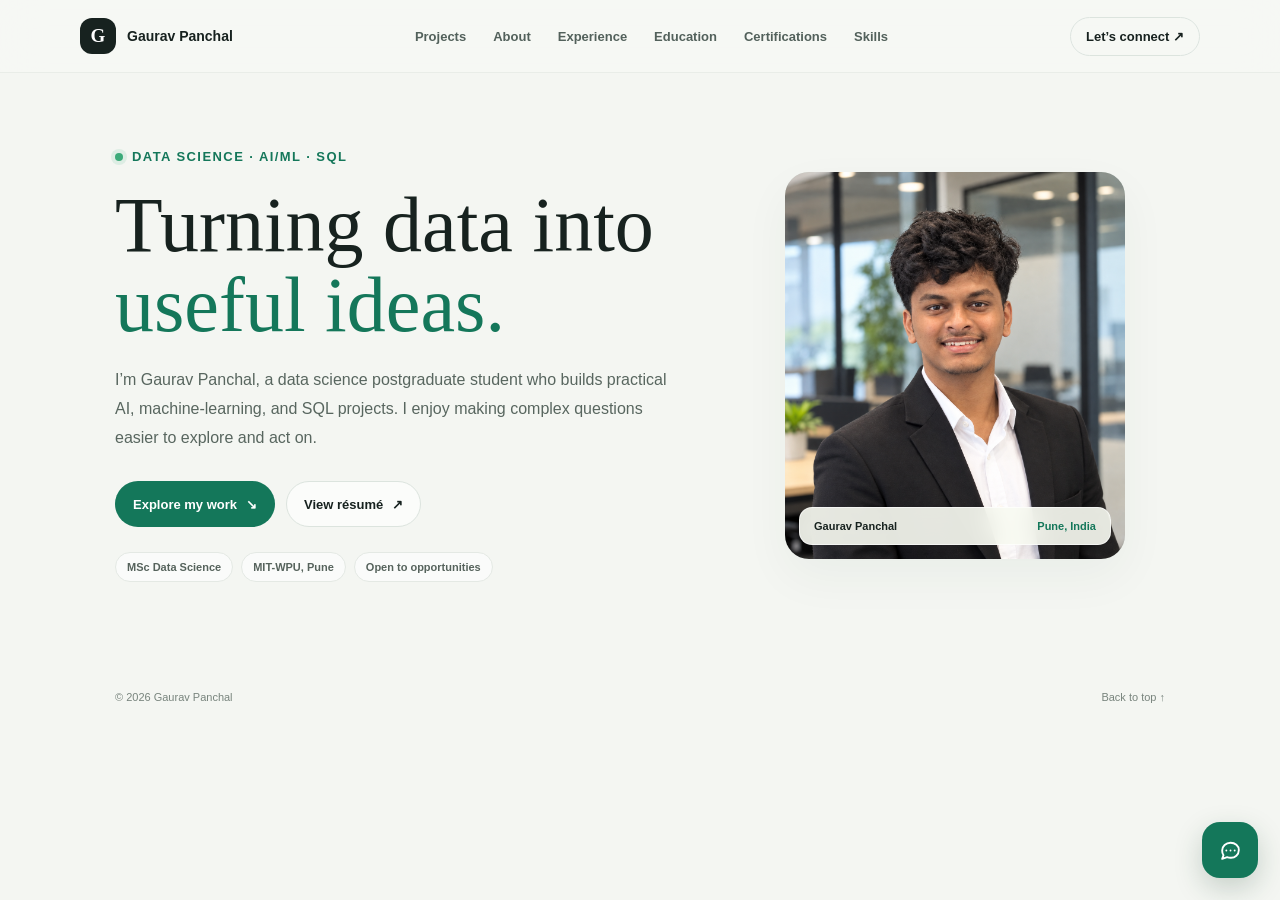
<file: index.html>
<!DOCTYPE html>
<html lang="en">
<head>
<meta charset="UTF-8">
<meta name="viewport" content="width=device-width,initial-scale=1">
<meta name="theme-color" content="#f4f6f2">
<meta name="description" content="Gaurav Panchal — Data Science postgraduate student building practical AI/ML, SQL, and analytics projects.">
<title>Gaurav Panchal | AI/ML &amp; Data Science Portfolio</title>
<style>
.skill-panel{transition:transform .2s,border-color .2s,box-shadow .2s}.skill-panel:hover,.skill-panel:focus-within{transform:translateY(-3px);border-color:#67e5c5;box-shadow:0 16px 38px #0004}.skill-panel .skill-icon{display:grid;place-items:center;width:38px;height:38px;margin-bottom:12px;border:1px solid #67e5c555;border-radius:11px;background:#67e5c514;color:#67e5c5;font-family:Georgia,serif;font-size:20px;font-weight:700}.skill-panel h3{line-height:1.35}
:root{--glass:rgba(16,22,40,.72);--glass2:rgba(27,33,53,.82);--line:rgba(255,255,255,.15);--text:#f6f7fb;--muted:#c2c8d6;--blue:#80baff;--mint:#67e5c5;--shadow:0 26px 90px #0008}
*{box-sizing:border-box}html,body{margin:0;width:100%;height:100%;font-family:-apple-system,BlinkMacSystemFont,"SF Pro Display","Segoe UI",sans-serif;color:var(--text);overflow:hidden;background:#10172b}button,a{font:inherit}button{color:inherit;cursor:pointer}a{color:inherit;text-decoration:none}
.desktop{position:relative;width:100vw;height:100dvh;overflow:hidden;background:linear-gradient(180deg,rgba(8,15,29,.58),rgba(8,15,29,.72)),url("ai.png") center/cover no-repeat}
.stars,.moon,.dune{display:none}
.stars{position:absolute;inset:0;opacity:.55;background-image:radial-gradient(2px 2px at 8% 18%,#fff 50%,transparent 70%),radial-gradient(1px 1px at 18% 35%,#fff 50%,transparent 70%),radial-gradient(1.5px 1.5px at 39% 12%,#fff 50%,transparent 70%),radial-gradient(1px 1px at 62% 21%,#fff 50%,transparent 70%),radial-gradient(2px 2px at 81% 15%,#fff 50%,transparent 70%),radial-gradient(1px 1px at 93% 33%,#fff 50%,transparent 70%),radial-gradient(1px 1px at 70% 43%,#fff 50%,transparent 70%)}
.moon{position:absolute;top:13%;right:18%;width:70px;height:70px;border-radius:50%;background:linear-gradient(145deg,#fff5df,#a8c4dd);box-shadow:0 0 55px #d2e6ff55;opacity:.72}
.dune{position:absolute;inset:auto -10% 0;height:52%;pointer-events:none}
.dune.one{background:linear-gradient(150deg,#283b59,#0b1428 75%);clip-path:polygon(0 38%,12% 50%,24% 43%,37% 12%,49% 0,59% 22%,69% 17%,79% 37%,100% 49%,100% 100%,0 100%)}
.dune.two{height:37%;background:linear-gradient(170deg,#243955,#101c31 68%);clip-path:polygon(0 20%,13% 42%,28% 48%,43% 25%,55% 33%,69% 12%,80% 26%,100% 18%,100% 100%,0 100%);opacity:.92}
.dune.three{height:21%;background:linear-gradient(180deg,#1b2c45,#0b1325);clip-path:polygon(0 15%,17% 30%,31% 19%,48% 40%,64% 14%,79% 32%,100% 18%,100% 100%,0 100%);opacity:.95}
.topbar{height:31px;position:absolute;z-index:20;top:0;left:0;right:0;display:flex;align-items:center;justify-content:space-between;padding:0 17px;background:rgba(12,17,31,.48);backdrop-filter:blur(24px);border-bottom:1px solid #ffffff0b;font-size:12px}
.top-left,.top-right{display:flex;align-items:center;gap:16px}.apple{font-size:17px;font-weight:700}.menuitem{opacity:.9}.file-menu-wrap{position:relative;display:flex;align-items:center}.file-menu-toggle{padding:4px 8px;border:0;border-radius:5px;background:transparent;color:inherit;cursor:pointer}.file-menu-toggle:hover,.file-menu-toggle[aria-expanded="true"],.file-menu-toggle:focus-visible{background:#ffffff20;outline:none}.file-menu{position:absolute;top:calc(100% + 5px);left:0;z-index:50;display:flex;flex-direction:column;gap:2px;min-width:240px;padding:8px;border:1px solid #ffffff20;border-radius:10px;background:rgba(29,27,75,.97);box-shadow:0 18px 40px #0008;backdrop-filter:blur(20px)}.file-menu[hidden]{display:none}.file-menu-item{width:100%;min-height:42px;padding:9px 12px;border:0;border-radius:6px;background:transparent;color:inherit;text-align:left;font-weight:600;cursor:pointer}.file-menu-item:hover,.file-menu-item:focus-visible{background:#ffffff18;outline:none}.status{display:flex;align-items:center;gap:11px}.status svg{width:14px;height:14px;display:block;stroke:currentColor;fill:none;stroke-width:1.7;stroke-linecap:round;stroke-linejoin:round}.status-network,.status-search{display:grid;place-items:center;width:30px;height:30px;margin:-5px;padding:0;border:0;border-radius:6px;background:transparent;color:inherit;cursor:pointer}.status-network:hover,.status-network[aria-expanded="true"],.status-network:focus-visible,.status-search:hover,.status-search[aria-expanded="true"],.status-search:focus-visible{background:#ffffff20;outline:none}.network-status-wrap,.search-status-wrap{position:relative;display:flex;align-items:center}.network-popover{position:absolute;top:calc(100% + 6px);right:-18px;z-index:60;width:240px;padding:14px 15px;border:1px solid #ffffff16;border-radius:11px;background:rgba(29,27,75,.98);box-shadow:0 18px 40px #0008;backdrop-filter:blur(20px);font-size:12px}.network-popover[hidden]{display:none}.network-heading{display:flex;align-items:center;justify-content:space-between;gap:12px}.network-heading strong{font-size:13px}.network-description,.network-note{margin:4px 0 0;color:#9897b6;font-weight:650}.network-divider{height:1px;margin:11px 0;background:#ffffff16}.network-signal{display:flex;align-items:flex-end;gap:2px;height:14px}.network-signal span{width:4px;border-radius:2px 2px 0 0;background:#56d6a0}.network-signal span:nth-child(1){height:5px}.network-signal span:nth-child(2){height:8px}.network-signal span:nth-child(3){height:11px}.network-signal span:nth-child(4){height:14px}.status-info{display:grid;place-items:center;width:20px;height:20px;margin:-3px;padding:0;border:0;border-radius:50%;background:transparent;color:inherit;transition:background .16s,color .16s}.status-info:hover,.status-info:focus-visible{background:#ffffff1c;color:#fff;outline:1px solid #ffffff2b}
.desktop-icons{position:absolute;top:60px;left:18px;bottom:115px;display:flex;flex-direction:column;flex-wrap:wrap;align-content:flex-start;gap:16px 18px;z-index:3}
.app-icon{width:80px;min-height:84px;display:flex;flex-direction:column;align-items:center;gap:6px;border:0;background:transparent;border-radius:13px;padding:5px 2px;text-shadow:0 2px 5px #000b;transition:background .18s,transform .18s}
.app-icon:hover,.app-icon:focus-visible{background:#ffffff1c;outline:1px solid #ffffff25;transform:translateY(-2px)}
.glyph{width:54px;height:54px;border:1px solid #ffffff3d;border-radius:17px;display:grid;place-items:center;background:linear-gradient(145deg,#ffffff30,#15223fbb);box-shadow:inset 0 1px 1px #ffffff33,0 7px 18px #0004;color:#9bd2ff}
.glyph svg{width:29px;height:29px;stroke:currentColor;fill:none;stroke-width:1.9;stroke-linecap:round;stroke-linejoin:round}
.app-icon:nth-child(2) .glyph{color:#6de8df}.app-icon:nth-child(3) .glyph{color:#71edc1}.app-icon:nth-child(4) .glyph{color:#d2d9e7}.app-icon:nth-child(5) .glyph{color:#ffaaa7}.app-icon:nth-child(6) .glyph{color:#e2b4ff}.app-icon:nth-child(7) .glyph{color:#dfb5ff}.app-icon:nth-child(8) .glyph{color:#ffe26c}.app-icon:nth-child(9) .glyph{color:#ffc17b}
.icon-label{font-size:11px;font-weight:650;text-align:center;line-height:1.2;max-width:80px}
.center-intro{position:absolute;left:50%;top:48%;transform:translate(-50%,-50%);text-align:center;width:min(700px,80vw);text-shadow:0 3px 22px #0008;transition:opacity .2s}
.center-intro .hello{font-size:clamp(15px,2vw,21px);color:#d7deeb;letter-spacing:.08em}
.center-intro h1{font-family:Georgia,"Times New Roman",serif;font-size:clamp(52px,8vw,92px);line-height:1;margin:8px 0 17px;letter-spacing:.09em;font-weight:700}
.center-intro .subtitle{font-size:clamp(10px,1.3vw,15px);font-weight:750;letter-spacing:.19em;color:#d2d9e7}
.center-intro .intro-cta{margin-top:25px;display:flex;justify-content:center;gap:10px;opacity:0;transition:opacity .25s}
.center-intro:hover .intro-cta{opacity:1}
.pill{border:1px solid #ffffff3b;background:#ffffff13;backdrop-filter:blur(14px);border-radius:999px;padding:9px 15px;font-size:12px;font-weight:650}
.window{position:absolute;z-index:8;left:50%;top:52%;transform:translate(-50%,-50%);width:min(920px,calc(100vw - 320px));height:min(650px,calc(100dvh - 170px));min-width:330px;min-height:300px;display:none;flex-direction:column;background:rgba(26,26,29,.91);border:1px solid #ffffff2a;border-radius:14px;box-shadow:var(--shadow);backdrop-filter:blur(30px);overflow:hidden}
.window.open{display:flex;animation:appear .2s ease-out}.window.maximized{width:calc(100vw - 40px);height:calc(100dvh - 100px);left:20px;top:45px;transform:none}
@keyframes appear{from{opacity:0;transform:translate(-50%,-48%) scale(.985)}to{opacity:1;transform:translate(-50%,-50%) scale(1)}}
.windowbar{height:40px;flex-shrink:0;background:rgba(37,37,53,.96);display:flex;align-items:center;padding:0 14px;gap:7px;border-bottom:1px solid #ffffff12;cursor:grab;user-select:none}
.windowbar:active{cursor:grabbing}.traffic{position:relative;width:12px;height:12px;border:0;border-radius:50%;padding:0}.traffic::before{position:absolute;inset:0;display:grid;place-items:center;color:#4b2524;font:700 10px/1 Arial,sans-serif;opacity:0;transition:opacity .12s;pointer-events:none}.windowbar:hover .traffic::before,.windowbar:focus-within .traffic::before{opacity:1}.close{background:#ff605c}.close::before{content:"×"}.minimize{background:#ffbd44}.minimize::before{content:"−"}.zoom{background:#00ca4e}.zoom::before{content:"⤢";font-size:9px}.windowtitle{position:absolute;left:50%;transform:translateX(-50%);font-size:12px;font-weight:650;color:#e2e3ec;white-space:nowrap}
.windowbody{overflow:auto;flex:1;padding:24px}.windowbody::-webkit-scrollbar{width:9px}.windowbody::-webkit-scrollbar-thumb{background:#ffffff24;border-radius:8px;border:2px solid transparent;background-clip:padding-box}
.window-heading{margin:0 0 6px;font-size:clamp(23px,3vw,32px);letter-spacing:-.03em}.window-sub{color:#b8bac6;margin:0 0 22px;font-size:14px}
.project-grid{display:grid;grid-template-columns:repeat(3,minmax(0,1fr));gap:16px}
.project-card{background:#2a2a2c;border:1px solid #ffffff16;border-radius:17px;overflow:hidden;display:flex;flex-direction:column;min-height:310px}
.project-art{height:150px;display:grid;place-items:center;position:relative;background:radial-gradient(circle at 50% 0%,#354c8d,#211735 80%);color:#ffffff49;font-size:42px;font-weight:850;letter-spacing:.1em}
.project-art.ai{background:radial-gradient(circle at 45% 20%,#426b8e,#171b38 78%)}.project-art.sql{background:radial-gradient(circle at 45% 20%,#277a78,#171d35 78%)}.project-art .category{position:absolute;bottom:12px;left:12px;background:#090a12dc;color:#f5f5f5;font-size:11px;padding:5px 8px;border-radius:4px;letter-spacing:0;font-weight:500}
.project-content{padding:16px;display:flex;flex-direction:column;flex:1}.project-content h3{font-size:17px;line-height:1.35;margin:0 0 8px}.project-content p{font-size:13px;line-height:1.5;color:#b9b9bd;margin:0 0 13px}.tags{display:flex;flex-wrap:wrap;gap:6px;margin-top:auto;padding-top:8px}.tag{font-size:10px;color:#dedee2;background:#454548;border-radius:99px;padding:4px 8px}.card-link{margin-top:13px;font-size:12px;color:#a8ceff;font-weight:700}
.profile-layout{display:grid;grid-template-columns:150px 1fr;gap:24px;align-items:start}.avatar{width:128px;height:128px;border:0;padding:0;border-radius:35px;background:linear-gradient(135deg,#8ac3ff,#7fe6c7);color:#101827;display:grid;place-items:center;font-size:44px;font-weight:850;box-shadow:0 12px 35px #0004;overflow:hidden;cursor:zoom-in;transition:transform .2s,box-shadow .2s}.avatar:hover,.avatar:focus-visible{transform:translateY(-3px) scale(1.04);box-shadow:0 16px 38px #0008,0 0 0 2px #80baff88;outline:none}.avatar img{width:100%;height:100%;object-fit:cover;display:block}.profile-layout p,.richtext{color:#c6c8d2;font-size:14px}.chips{display:flex;flex-wrap:wrap;gap:8px;margin-top:14px}.chip{border:1px solid #ffffff20;background:#ffffff0a;padding:7px 10px;border-radius:9px;font-size:12px}
.info-grid{display:grid;grid-template-columns:repeat(2,minmax(0,1fr));gap:13px}.info-card{padding:18px;border-radius:14px;background:#ffffff0a;border:1px solid #ffffff14}.info-card h3{margin:0 0 6px;font-size:16px}.info-card p{color:#bfc2ce;font-size:13px;margin:0}.eyebrow{font-size:11px;color:#83d9d0;text-transform:uppercase;letter-spacing:.13em;font-weight:800;margin-bottom:9px}
.terminal{font-family:ui-monospace,SFMono-Regular,Consolas,monospace;background:#101114;border-radius:10px;padding:18px;min-height:320px;color:#d5f4df;font-size:13px;line-height:1.9}.prompt{color:#7fe5bd}.terminal input{background:transparent;border:0;outline:0;color:#fff;font:inherit;width:65%}
.chatbox{display:flex;flex-direction:column;height:100%;min-height:320px}.chatlog{flex:1;overflow:auto;display:flex;flex-direction:column;gap:12px;padding-bottom:15px}.bubble{max-width:85%;padding:12px 14px;border-radius:15px;font-size:13px;line-height:1.5;background:#33333a;color:#e8e8ef;align-self:flex-start}.bubble.user{align-self:flex-end;background:#1f5b9b}.chatform{display:flex;gap:8px;border-top:1px solid #ffffff19;padding-top:14px}.chatform input{flex:1;min-width:0;border:1px solid #ffffff20;border-radius:12px;background:#ffffff0c;color:#fff;padding:12px;outline:none}.chatform button{border:0;border-radius:12px;padding:0 17px;background:#c3ddff;color:#12213a;font-weight:800}
.file-row{display:flex;align-items:center;gap:14px;padding:16px;border:1px solid #ffffff18;background:#ffffff08;border-radius:14px;margin:12px 0}.file-emoji{font-size:28px}.file-row p{margin:4px 0 0;color:#bfc2ce;font-size:12px}.softbutton{display:inline-flex;border:1px solid #ffffff28;background:#ffffff0c;padding:10px 13px;border-radius:10px;font-size:12px;font-weight:700;margin-top:8px}
.dock-wrap{position:absolute;z-index:15;bottom:18px;left:50%;transform:translateX(-50%);max-width:calc(100vw - 22px)}
.dock{display:flex;align-items:flex-end;justify-content:center;gap:7px;padding:8px 10px 9px;border:1px solid #ffffff27;background:rgba(22,26,46,.65);backdrop-filter:blur(28px);border-radius:22px;box-shadow:0 12px 45px #0005}
.dock .dockbtn{position:relative;width:48px;height:48px;border-radius:15px;display:grid;place-items:center;border:1px solid #ffffff36;background:linear-gradient(145deg,#ffffff2b,#10192ebf);box-shadow:inset 0 1px 1px #ffffff2b;transition:transform .18s; padding:0}
.dock .dockbtn:hover{transform:translateY(-9px) scale(1.1)}.dock .dockbtn svg{width:25px;height:25px;fill:none;stroke:currentColor;stroke-width:1.9;stroke-linecap:round;stroke-linejoin:round}
.dockbtn:nth-child(1){color:#a8d4ff}.dockbtn:nth-child(2){color:#d8b4ff}.dockbtn:nth-child(3){color:#70edc0}.dockbtn:nth-child(4){color:#ffbf90}.dockbtn:nth-child(5){color:#8bc9ff}.dockbtn:nth-child(6){color:#ffe16b}.dockbtn:nth-child(7){color:#e1b9ff}.dockbtn:nth-child(8){color:#77e9df}.dockbtn:nth-child(9){color:#ffaaa7}.dockbtn:nth-child(10){color:#d6deef}.dockbtn.ask{width:105px;display:flex;gap:6px;font-size:11px;font-weight:750;color:#e8d8ff}
.dockbtn.active:after{content:"";position:absolute;bottom:-5px;left:50%;transform:translateX(-50%);width:4px;height:4px;border-radius:50%;background:#fff}
.toast{position:absolute;z-index:30;bottom:95px;left:50%;transform:translateX(-50%);padding:10px 16px;border-radius:12px;background:#111827dd;border:1px solid #ffffff20;font-size:12px;display:none}
@media(max-width:900px){.desktop-icons{top:55px;left:8px;bottom:auto;right:8px;flex-direction:row;flex-wrap:nowrap;overflow-x:auto;gap:6px;padding-bottom:8px}.app-icon{flex:0 0 66px;width:66px;min-height:67px}.glyph{width:43px;height:43px;border-radius:14px}.glyph svg{width:23px;height:23px}.icon-label{font-size:9px}.center-intro{top:42%;width:95vw}.window{width:calc(100vw - 22px);height:calc(100dvh - 190px);top:53%;min-width:0}.window.maximized{width:calc(100vw - 14px);left:7px;height:calc(100dvh - 120px)}.project-grid{grid-template-columns:repeat(2,minmax(0,1fr))}.project-art{height:120px}.dock{gap:4px;padding:7px}.dock .dockbtn{width:39px;height:42px;border-radius:13px}.dock .dockbtn svg{width:21px;height:21px}.dock .dockbtn.ask{width:74px;font-size:9px}.dock-wrap{bottom:9px}.windowbody{padding:17px}}
@media(max-width:540px){.topbar{padding:0 9px}.top-left,.top-right{gap:9px}.hide-mobile{display:none}.center-intro{top:39%}.center-intro h1{font-size:49px}.center-intro .subtitle{letter-spacing:.1em}.project-grid{grid-template-columns:1fr}.project-card{min-height:0}.project-art{height:105px}.profile-layout{grid-template-columns:1fr}.avatar{width:82px;height:82px;border-radius:24px;font-size:30px}.info-grid{grid-template-columns:1fr}.dock .dockbtn{width:34px;height:38px}.dock .dockbtn:nth-child(4),.dock .dockbtn:nth-child(5){display:none}.dock .dockbtn.ask{width:65px}.window{height:calc(100dvh - 175px)}.windowbody{padding:14px}.windowtitle{font-size:11px}}

.project-open{cursor:pointer;transition:transform .18s,border-color .18s}.project-open:hover,.project-open:focus-visible{transform:translateY(-3px);border-color:#80baff88;outline:none}.project-open:focus-visible{box-shadow:0 0 0 2px #80baff66}.project-detail-backdrop{position:fixed;inset:0;z-index:100;display:none;align-items:center;justify-content:center;padding:22px;background:#050914b8;backdrop-filter:blur(12px)}.project-detail-backdrop.visible{display:flex}.project-detail{width:min(690px,100%);max-height:min(82dvh,760px);overflow:auto;padding:26px;border-radius:20px;background:#222225;border:1px solid #ffffff24;box-shadow:0 28px 100px #000a}.detail-top{display:flex;align-items:center;justify-content:space-between}.detail-close{width:34px;height:34px;border:1px solid #ffffff22;border-radius:50%;background:#ffffff0d;font-size:24px;line-height:1}.project-detail h2{font-size:clamp(24px,4vw,34px);margin:10px 0}.project-detail h3{font-size:16px;margin:23px 0 10px}.detail-summary{font-size:15px;line-height:1.75;color:#d0d1d8;margin:0}.detail-tags{display:flex;flex-wrap:wrap;gap:8px}.detail-tag{padding:8px 11px;border:1px solid #80baff35;background:#253044;color:#a9d0ff;border-radius:9px;font-size:13px}.project-detail ul{padding-left:20px;margin:0;color:#c9cad2;line-height:1.8;font-size:14px}.detail-note{font-size:12px;line-height:1.5;color:#9699a5;border-top:1px solid #ffffff17;padding-top:14px;margin:20px 0 0}@media(max-width:540px){.project-detail{padding:20px}.project-detail-backdrop{padding:12px}}

</style>
<style>
.finder-layout{display:grid;grid-template-columns:196px minmax(0,1fr);flex:1;min-height:0;overflow:hidden;background:#1d1d21}
.finder-sidebar{overflow:auto;padding:18px 10px;background:#111116;border-right:1px solid #ffffff12}
.finder-label{padding:0 9px 12px;color:#8d8d98;font-size:11px;font-weight:800}
.finder-nav{display:flex;flex-direction:column;gap:3px}
.finder-nav-item{display:flex;align-items:center;gap:11px;width:100%;min-height:38px;padding:7px 9px;border:0;border-radius:7px;background:transparent;color:#d4d4db;text-align:left;font-size:13px;font-weight:650;cursor:pointer}
.finder-nav-item svg{width:17px;height:17px;flex:none;fill:none;stroke:#63a9ff;stroke-width:1.8;stroke-linecap:round;stroke-linejoin:round}
.finder-nav-item:hover,.finder-nav-item:focus-visible{background:#ffffff10;outline:none}
.finder-main{display:flex;flex-direction:column;min-width:0;overflow:auto}
.finder-toolbar{display:flex;align-items:center;gap:18px;min-height:46px;padding:0 18px;border-bottom:1px solid #ffffff12;background:#19191d}
.finder-history{display:flex;align-items:center;gap:7px}
.finder-history button{width:24px;height:28px;padding:0;border:0;background:transparent;color:#a3a3ac;font-size:23px;line-height:1}
.finder-history button:disabled{opacity:.35}
.finder-home{margin-left:2px;font-size:14px;font-weight:750}
.finder-content{display:flex;flex-direction:column;align-items:flex-start;min-height:0;padding:22px 18px}
.finder-grid{display:grid;grid-template-columns:repeat(auto-fill,minmax(78px,1fr));gap:19px 10px;width:100%;align-content:start}
.finder-app{display:flex;flex-direction:column;align-items:center;gap:8px;min-width:0;padding:4px 2px;border:0;border-radius:8px;background:transparent;color:#e4e4e9;text-align:center;font-size:12px;font-weight:650;line-height:1.2;cursor:pointer}
.finder-icon{display:grid;place-items:center;width:68px;height:68px;border-radius:11px;background:linear-gradient(145deg,#4d98ff,#2868e9);color:#f7fbff;box-shadow:inset 0 1px 1px #ffffff48,0 6px 14px #0003;transition:transform .16s,filter .16s}
.finder-icon svg{width:31px;height:31px;fill:none;stroke:currentColor;stroke-width:1.8;stroke-linecap:round;stroke-linejoin:round}
.finder-app:hover .finder-icon,.finder-app:focus-visible .finder-icon{transform:translateY(-2px);filter:brightness(1.12)}
.finder-app:focus-visible{outline:2px solid #80baff;outline-offset:2px}
.finder-folder{display:flex;align-items:center;gap:9px;margin:30px 0 0 4px;padding:5px;border:0;background:transparent;color:#d8d8df;font-size:13px;font-weight:650;cursor:pointer}
.finder-folder svg{width:19px;height:19px;fill:none;stroke:#b5b5bf;stroke-width:1.7;stroke-linecap:round;stroke-linejoin:round}
.finder-folder:hover,.finder-folder:focus-visible{color:#fff;outline:1px solid #ffffff32;border-radius:5px}
.search-overlay{position:fixed;inset:0;z-index:100;display:flex;justify-content:center;align-items:flex-start;padding:clamp(78px,14vh,130px) 18px 20px;background:#080c19a8;backdrop-filter:blur(8px)}
.search-overlay[hidden]{display:none}
.search-panel{width:min(750px,100%);overflow:hidden;border:1px solid #ffffff22;border-radius:15px;background:rgba(29,29,52,.96);box-shadow:0 24px 70px #0008;animation:appear .18s ease-out}
.search-entry{display:flex;align-items:center;gap:14px;height:66px;padding:0 20px;border-bottom:1px solid #ffffff16;color:#aaaebe}
.search-entry svg{width:22px;height:22px;flex:none;fill:none;stroke:currentColor;stroke-width:2;stroke-linecap:round;stroke-linejoin:round}
.search-entry input{width:100%;min-width:0;border:0;outline:0;background:transparent;color:#f5f6fa;font:inherit;font-size:20px}
.search-entry input::placeholder{color:#777987}
.search-results{min-height:105px;max-height:min(55vh,420px);overflow:auto;padding:16px}
.search-empty{display:grid;min-height:72px;place-items:center;margin:0;color:#777987;text-align:center;font-size:14px}
.search-result{display:flex;align-items:center;justify-content:space-between;gap:16px;width:100%;padding:11px 12px;border:0;border-radius:8px;background:transparent;color:#f0f0f4;text-align:left;cursor:pointer}
.search-result:hover,.search-result:focus-visible{background:#ffffff12;outline:none}
.search-result-copy{display:flex;flex-direction:column;gap:3px}.search-result-copy small{color:#999baa;font-size:11px}.search-result-hint{color:#9bbfff;font-size:11px;white-space:nowrap}
.search-result[aria-selected="true"]{background:#ffffff16}
.search-sr-only{position:absolute;width:1px;height:1px;padding:0;margin:-1px;overflow:hidden;clip:rect(0,0,0,0);white-space:nowrap;border:0}
.search-count{margin:2px 12px 9px;color:#9092a3;font-size:11px}
.search-empty-error{display:grid;min-height:72px;place-items:center;margin:0;color:#a4a5b0;text-align:center;font-size:13px}
.resume-page{display:flex;flex-direction:column;gap:12px;min-height:0;overflow:hidden}
.resume-toolbar{display:flex;align-items:center;justify-content:space-between;gap:12px;flex-wrap:wrap}
.resume-actions{display:flex;align-items:center;gap:8px;flex-wrap:wrap}
.resume-actions .softbutton{margin:0}
.resume-page .file-row{max-width:620px;margin:0}
.resume-preview{display:block;flex:1;width:100%;min-height:220px;border:1px solid #ffffff28;border-radius:8px;background:#fff}
.resume-preview[hidden]{display:none}
.skills-grid{display:grid;grid-template-columns:repeat(2,minmax(0,1fr));gap:14px;align-items:start}
.skill-card{min-width:0;padding:20px;border:1px solid #ffffff1c;border-radius:12px;background:#111722a8;box-shadow:inset 0 1px #ffffff0a}
.skill-card-heading{display:flex;align-items:center;justify-content:space-between;gap:14px;padding-bottom:13px;border-bottom:1px solid #ffffff17}
.skill-role-label{margin:0 0 5px;color:#83d9d0;font-size:10px;font-weight:800;text-transform:uppercase}
.skill-card-heading h3{margin:0;font-size:19px;line-height:1.25}
.skill-index{color:#9299a9;font:12px ui-monospace,SFMono-Regular,Consolas,monospace}
.skill-summary{margin:13px 0 18px;color:#bfc5d1;font-size:13px;line-height:1.55}
.skill-group+.skill-group{margin-top:16px}
.skill-group h4{margin:0 0 8px;color:#d6d9e1;font-size:12px}
.skill-group .chips{margin:0;gap:7px}
.skill-group .chip{padding:6px 9px;color:#dce2ed;background:#ffffff08;border-radius:7px;font-size:11px}
@media(max-width:540px){.skills-grid{grid-template-columns:1fr}.skill-card{padding:17px}}
.education-heading{margin-top:24px}
.education-list{display:flex;flex-direction:column;gap:16px}
.education-card{padding:22px 24px;border:1px solid #ffffff1b;border-radius:16px;background:#ffffff0d;box-shadow:inset 0 1px #ffffff08}
.education-card-heading{display:flex;align-items:flex-start;justify-content:space-between;gap:18px}
.education-card-heading h3{min-width:0;margin:0;color:#f0f0f4;font-size:20px;line-height:1.3}
.education-date{flex:none;padding:8px 13px;border-radius:999px;background:#ffffff17;color:#e5e5eb;font-size:13px;font-weight:700;white-space:nowrap}
.education-program{margin:12px 0 0;color:#d4d4dd;font-size:16px;font-weight:650}
.education-location{margin:8px 0 17px;color:#afb1bd;font-size:14px}
.education-grade{display:inline-flex;padding:7px 12px;border:1px solid #4b98ff52;border-radius:8px;background:#357fe633;color:#9bc8ff;font-size:14px;font-weight:750}
@media(max-width:540px){.education-card{padding:16px}.education-card-heading{flex-wrap:wrap;gap:9px}.education-card-heading h3{font-size:17px}.education-date{margin-left:auto}}
@media(max-width:900px){.desktop-icons{scrollbar-width:none;-ms-overflow-style:none}.desktop-icons::-webkit-scrollbar{display:none}}
@media(max-width:900px){.finder-layout{grid-template-columns:160px minmax(0,1fr)}}
@media(max-width:540px){.finder-layout{grid-template-columns:116px minmax(0,1fr)}.finder-sidebar{padding:13px 5px}.finder-nav-item{gap:6px;padding:7px 5px;font-size:10px}.finder-nav-item svg{width:15px;height:15px}.finder-toolbar{padding:0 9px}.finder-content{padding:15px 7px}.finder-grid{grid-template-columns:repeat(auto-fill,minmax(60px,1fr));gap:12px 4px}.finder-icon{width:50px;height:50px}.finder-icon svg{width:25px;height:25px}.finder-app{font-size:10px}.finder-folder{font-size:11px}}
.portrait-lightbox{position:fixed;inset:0;z-index:110;display:none;align-items:center;justify-content:center;padding:24px;background:#050914e8;backdrop-filter:blur(14px)}
.portrait-lightbox.visible{display:flex;animation:portraitFade .2s ease-out}
.portrait-view{position:relative;display:grid;place-items:center;max-width:100%;max-height:100%}
.portrait-view img{display:block;width:auto;height:auto;max-width:min(90vw,760px);max-height:86dvh;object-fit:contain;border-radius:16px;box-shadow:0 28px 100px #000b;animation:portraitZoom .24s cubic-bezier(.2,.8,.2,1) both}
.portrait-close{position:absolute;top:12px;right:12px;z-index:1;width:38px;height:38px;border:1px solid #ffffff44;border-radius:50%;background:#101522b8;color:#fff;font-size:25px;line-height:1;cursor:pointer;transition:background .16s,transform .16s}
.portrait-close:hover,.portrait-close:focus-visible{background:#ffffff2b;transform:scale(1.06);outline:2px solid #80baff}
@keyframes portraitFade{from{opacity:0}to{opacity:1}}
@keyframes portraitZoom{from{opacity:0;transform:scale(.94)}to{opacity:1;transform:scale(1)}}
.desktop.is-ready .topbar{animation:topbarReveal .38s ease-out backwards}
.desktop.is-ready .center-intro{animation:heroReveal .72s cubic-bezier(.2,.75,.25,1) .05s backwards}
.desktop.is-ready .desktop-icons .app-icon{animation:iconReveal .42s cubic-bezier(.2,.7,.25,1) backwards}
.desktop.is-ready .desktop-icons .app-icon:nth-child(1){animation-delay:.04s}
.desktop.is-ready .desktop-icons .app-icon:nth-child(2){animation-delay:.09s}
.desktop.is-ready .desktop-icons .app-icon:nth-child(3){animation-delay:.14s}
.desktop.is-ready .desktop-icons .app-icon:nth-child(4){animation-delay:.19s}
.desktop.is-ready .desktop-icons .app-icon:nth-child(5){animation-delay:.24s}
.desktop.is-ready .desktop-icons .app-icon:nth-child(6){animation-delay:.29s}
.desktop.is-ready .desktop-icons .app-icon:nth-child(7){animation-delay:.34s}
.desktop.is-ready .desktop-icons .app-icon:nth-child(8){animation-delay:.39s}
.desktop.is-ready .desktop-icons .app-icon:nth-child(9){animation-delay:.44s}
.desktop.is-ready .desktop-icons .app-icon:nth-child(10){animation-delay:.49s}
.desktop.is-ready .dock-wrap{animation:dockReveal .5s cubic-bezier(.2,.75,.25,1) .14s backwards}
@keyframes topbarReveal{from{opacity:0;transform:translateY(-5px)}to{opacity:1;transform:translateY(0)}}
@keyframes heroReveal{from{opacity:0;transform:translate(-50%,calc(-50% + 14px))}to{opacity:1;transform:translate(-50%,-50%)}}
@keyframes iconReveal{from{opacity:0;transform:translateY(9px) scale(.96)}to{opacity:1;transform:translateY(0) scale(1)}}
@keyframes dockReveal{from{opacity:0;transform:translate(-50%,14px)}to{opacity:1;transform:translate(-50%,0)}}
.startup-screen{position:fixed;inset:0;z-index:200;display:grid;place-items:center;background:#030303;color:#f5f6f8;opacity:1;visibility:visible;transition:opacity .38s ease,visibility .38s ease}
.startup-screen.is-hidden{opacity:0;visibility:hidden;pointer-events:none}
.startup-content{display:flex;flex-direction:column;align-items:center;text-align:center}
.startup-title{margin:0;padding-left:.22em;font-size:44px;font-weight:800;line-height:1;letter-spacing:.22em}
.startup-status{margin:29px 0 16px;color:#95badb;font:12px/1.4 ui-monospace,SFMono-Regular,Consolas,monospace}
.startup-track{width:154px;height:3px;overflow:hidden;background:#202b39;border-radius:3px}
.startup-progress{width:100%;height:100%;background:#f5f6f8;transform:scaleX(0);transform-origin:left center;animation:startupLoad 1.15s cubic-bezier(.5,0,.2,1) forwards}
@keyframes startupLoad{to{transform:scaleX(1)}}
@media(prefers-reduced-motion:reduce){.startup-screen{transition:none}.startup-progress{animation:none;transform:scaleX(1)}}
@media(prefers-reduced-motion:reduce){.desktop.is-ready .topbar,.desktop.is-ready .center-intro,.desktop.is-ready .desktop-icons .app-icon,.desktop.is-ready .dock-wrap{animation:none}}
@media(prefers-reduced-motion:reduce){.avatar,.portrait-close{transition:none}.portrait-lightbox.visible,.portrait-view img{animation:none}}
</style>
<style>#startupScreen{display:none!important}.desktop{display:contents!important}.desktop>:not(.portfolio-page){display:none!important}</style>
</head>
<style>
:root{--page:#f4f6f2;--paper:#fff;--ink:#17221f;--muted:#66736e;--line:#e5eae5;--green:#14775a;--green-soft:#e0f1e9;--lime:#d9f178;--blue:#e5effb;--coral:#fae8df;--shadow:0 18px 48px #1c38200c;--radius:18px}
html{scroll-behavior:smooth;scroll-padding-top:88px}body{height:auto;min-height:100%;overflow-x:hidden;overflow-y:auto;background:var(--page);color:var(--ink);font-family:-apple-system,BlinkMacSystemFont,"SF Pro Text","Segoe UI",sans-serif;-webkit-font-smoothing:antialiased}#startupScreen,.desktop{display:none!important}a{color:inherit}.portfolio-page{min-height:100vh;padding-bottom:36px}.site-header{position:sticky;top:0;z-index:30;border-bottom:1px solid #e5eae5cc;background:#f7f8f5e8;backdrop-filter:blur(20px)}.header-inner{width:min(1120px,calc(100% - 48px));height:72px;margin:auto;display:flex;align-items:center;justify-content:space-between;gap:24px}.brand{display:flex;align-items:center;gap:11px;text-decoration:none;font-size:14px;font-weight:750;letter-spacing:0}.brand-mark{display:grid;place-items:center;width:36px;height:36px;border-radius:12px;background:var(--ink);color:white;font-family:Georgia,serif;font-size:19px}.header-nav{display:flex;align-items:center;gap:27px}.header-nav a,.header-contact{color:#52615b;text-decoration:none;font-size:13px;font-weight:650;transition:color .16s}.header-nav a:hover,.header-contact:hover{color:var(--green)}.header-contact{padding:11px 15px;border:1px solid #dce4de;border-radius:999px;color:var(--ink)}.site-main{width:min(1050px,calc(100% - 48px));margin:0 auto}.hero{display:grid;grid-template-columns:minmax(0,1.2fr) minmax(280px,.8fr);align-items:center;gap:62px;padding:76px 0 84px}.eyebrow{display:flex;align-items:center;gap:9px;margin:0 0 21px;color:var(--green);font-size:11px;font-weight:800;text-transform:uppercase;letter-spacing:.11em}.availability{width:8px;height:8px;border-radius:50%;background:#3caa79;box-shadow:0 0 0 4px #3caa791f}.hero h1{max-width:650px;margin:0;font-family:Georgia,"Times New Roman",serif;font-size:clamp(48px,6.4vw,78px);font-weight:500;line-height:1.02;letter-spacing:0}.hero h1 span{color:var(--green)}.hero-copy{max-width:560px;margin:22px 0 0;color:#58665f;font-size:16px;line-height:1.8}.hero-actions{display:flex;align-items:center;flex-wrap:wrap;gap:11px;margin-top:29px}.button-primary,.button-secondary{display:inline-flex;align-items:center;justify-content:center;gap:9px;min-height:46px;padding:0 17px;border:1px solid transparent;border-radius:999px;text-decoration:none;font-size:13px;font-weight:750;transition:transform .16s,background .16s}.button-primary{background:var(--green);color:white}.button-primary:hover{transform:translateY(-2px);background:#0e6349}.button-secondary{border-color:#dce4de;background:#ffffffa6;color:var(--ink)}.button-secondary:hover{transform:translateY(-2px);background:white}.hero-meta{display:flex;flex-wrap:wrap;gap:8px;margin-top:25px}.meta-pill{padding:8px 11px;border:1px solid #e4e9e4;border-radius:999px;background:#ffffff9c;color:#56635c;font-size:11px;font-weight:650}.portrait-frame{position:relative;justify-self:end;width:min(100%,340px);aspect-ratio:4/4.55;overflow:hidden;border-radius:24px;background:#dce5de;box-shadow:var(--shadow)}.portrait-frame img{width:100%;height:100%;display:block;object-fit:cover;object-position:center 25%}.portrait-label{position:absolute;right:14px;bottom:14px;left:14px;display:flex;justify-content:space-between;align-items:center;gap:10px;padding:12px 14px;border:1px solid #ffffff99;border-radius:13px;background:#f9fbf2e8;backdrop-filter:blur(12px);font-size:11px;font-weight:750}.portrait-label span:last-child{color:var(--green)}.section{padding:60px 0;border-top:1px solid var(--line)}.section-heading{display:flex;align-items:end;justify-content:space-between;gap:22px;margin-bottom:27px}.section-kicker{margin:0 0 9px;color:var(--green);font-size:11px;font-weight:800;text-transform:uppercase;letter-spacing:.11em}.section-heading h2{margin:0;font-family:Georgia,"Times New Roman",serif;font-size:clamp(32px,4vw,45px);font-weight:500;line-height:1.1}.section-heading>p{max-width:340px;margin:0;color:var(--muted);font-size:13px;line-height:1.7}.project-grid{display:grid;grid-template-columns:repeat(3,minmax(0,1fr));gap:15px}.project-card{min-width:0;overflow:hidden;border:1px solid #e4e9e4;border-radius:var(--radius);background:var(--paper);box-shadow:var(--shadow);transition:transform .2s,border-color .2s}.project-card:hover{transform:translateY(-4px);border-color:#c9d9ce}.project-art{position:relative;display:flex;align-items:center;justify-content:center;height:165px;overflow:hidden;background:#132622;color:white}.project-art.harmolyric{background:#172b2a}.project-art.query{background:#233953}.project-art.music{background:#372c39}.project-art.sql{background:#25423c}.project-art.emotion{background:#43372b}.project-art.ipl{background:#263750}.art-label{position:absolute;top:13px;left:14px;color:#ffffffa8;font:10px ui-monospace,SFMono-Regular,Consolas,monospace}.waveform{display:flex;align-items:center;justify-content:center;gap:5px;height:76px}.waveform i{display:block;width:5px;height:var(--h);border-radius:9px;background:#b6ef93}.waveform i:nth-child(3n){background:#81d7af}.query-window{width:76%;padding:13px;border:1px solid #b7d1e13d;border-radius:10px;background:#0e1b2bd9;box-shadow:0 14px 30px #050b1455}.query-window p{margin:0 0 8px;color:#b3c9d8;font:10px ui-monospace,monospace}.query-window strong{color:#ddf5c8;font:11px ui-monospace,monospace}.music-orbit{width:86px;height:86px;display:grid;place-items:center;border:1px solid #edc6ee66;border-radius:50%;color:#f4d8ee;font-size:38px;box-shadow:0 0 0 13px #ffffff08,0 0 0 26px #ffffff05}.mini-table{width:68%;display:grid;grid-template-columns:repeat(3,1fr);gap:5px}.mini-table i{height:17px;border-radius:3px;background:#9de3c263}.mini-table i:nth-child(3n+1){background:#d7f27c}.data-bars{display:flex;align-items:end;gap:9px;height:82px}.data-bars i{width:16px;height:var(--h);border-radius:5px 5px 2px 2px;background:#f3bd8e}.project-body{padding:18px 18px 17px}.project-type{margin:0 0 9px;color:var(--green);font-size:10px;font-weight:800;text-transform:uppercase;letter-spacing:.08em}.project-body h3{margin:0;font-size:17px;line-height:1.35}.project-body>p:not(.project-type){min-height:59px;margin:9px 0 15px;color:var(--muted);font-size:12px;line-height:1.65}.tag-list{display:flex;flex-wrap:wrap;gap:6px}.tag{padding:6px 8px;border-radius:7px;background:#f1f4f0;color:#52615a;font-size:10px;font-weight:650}.about-layout{display:grid;grid-template-columns:.82fr 1.18fr;gap:54px;align-items:start}.about-aside{padding:23px;border-radius:var(--radius);background:#e7efe8}.about-aside strong{display:block;margin-bottom:9px;font-family:Georgia,serif;font-size:24px;font-weight:500}.about-aside p{margin:0;color:#5f6e65;font-size:13px;line-height:1.75}.about-copy p{margin:0 0 16px;color:#56645d;font-size:14px;line-height:1.85}.skill-layout{display:grid;grid-template-columns:repeat(2,minmax(0,1fr));gap:14px}.skill-panel{padding:21px;border:1px solid var(--line);border-radius:var(--radius);background:white}.skill-panel h3{margin:0 0 7px;font-size:16px}.skill-panel p{margin:0 0 15px;color:var(--muted);font-size:12px;line-height:1.6}.skill-panel .tag-list{gap:7px}.skill-panel .tag{background:#eef3ee;padding:7px 9px}.timeline{display:grid;gap:12px}.timeline-item{display:grid;grid-template-columns:150px 1fr;gap:22px;padding:19px 0;border-top:1px solid var(--line)}.timeline-date{color:var(--green);font-size:11px;font-weight:800}.timeline-item h3{margin:0 0 5px;font-size:15px}.timeline-item p{margin:0;color:var(--muted);font-size:12px;line-height:1.7}.education-grid,.credential-grid{display:grid;grid-template-columns:repeat(2,minmax(0,1fr));gap:12px}.education-item,.credential-item{padding:17px;border:1px solid var(--line);border-radius:14px;background:#fff}.education-item h3,.credential-item h3{margin:0 0 6px;font-size:13px;line-height:1.5}.education-item p,.credential-item p{margin:0;color:var(--muted);font-size:11px;line-height:1.6}.contact-band{display:grid;grid-template-columns:1fr auto;align-items:center;gap:25px;padding:27px;border-radius:20px;background:#172a25;color:#f5f7f2}.contact-band h2{margin:0;font-family:Georgia,serif;font-size:32px;font-weight:500}.contact-band p{margin:9px 0 0;color:#c2d0c7;font-size:13px;line-height:1.6}.contact-links{display:flex;flex-wrap:wrap;gap:9px;justify-content:flex-end}.contact-links a{display:grid;place-items:center;width:42px;height:42px;border:1px solid #ffffff32;border-radius:50%;color:white;text-decoration:none;font-size:12px;font-weight:750;transition:background .16s,transform .16s}.contact-links a:hover{transform:translateY(-2px);background:#ffffff1c}.contact-email{grid-column:1/-1;padding-top:18px;border-top:1px solid #ffffff26;color:#d6e0d9;text-decoration:none;font-size:12px}.contact-email:hover{color:var(--lime)}.site-footer{display:flex;justify-content:space-between;gap:16px;padding-top:25px;color:#78847d;font-size:11px}.mobile-tabs{display:none}
@media(max-width:800px){.hero{gap:32px;padding:58px 0 68px}.header-nav{gap:16px}.project-grid{grid-template-columns:repeat(2,minmax(0,1fr))}.about-layout{gap:28px}}
@media(max-width:600px){html{scroll-padding-top:70px}.header-inner{width:calc(100% - 32px);height:62px}.header-nav{display:none}.site-main{width:calc(100% - 36px)}.hero{grid-template-columns:1fr;gap:28px;padding:42px 0 53px}.hero h1{font-size:53px}.hero-copy{font-size:14px}.portrait-frame{justify-self:stretch;width:100%;max-height:390px;aspect-ratio:1.15}.portrait-frame img{object-position:center 22%}.section{padding:43px 0}.section-heading{align-items:start;flex-direction:column;gap:9px}.section-heading>p{max-width:none}.project-grid,.skill-layout,.education-grid,.credential-grid{grid-template-columns:1fr}.project-art{height:150px}.project-body>p:not(.project-type){min-height:0}.about-layout{grid-template-columns:1fr;gap:19px}.timeline-item{grid-template-columns:1fr;gap:6px;padding:16px 0}.contact-band{grid-template-columns:1fr;padding:22px}.contact-links{justify-content:flex-start}.contact-email{grid-column:auto}.site-footer{padding-bottom:75px}.mobile-tabs{position:fixed;z-index:35;right:12px;bottom:10px;left:12px;display:grid;grid-template-columns:repeat(4,1fr);padding:8px 5px max(8px,env(safe-area-inset-bottom));border:1px solid #dce4de;background:#f8faf4eF;box-shadow:0 8px 30px #20362b20;backdrop-filter:blur(20px);border-radius:18px}.mobile-tabs a{display:flex;flex-direction:column;align-items:center;gap:4px;color:#66736e;text-decoration:none;font-size:9px;font-weight:700}.mobile-tabs a span:first-child{font-size:17px;line-height:20px}.mobile-tabs a:hover,.mobile-tabs a:focus-visible{color:var(--green)}}
@media(prefers-reduced-motion:reduce){html{scroll-behavior:auto}.project-card,.button-primary,.button-secondary,.contact-links a{transition:none}}
</style>
</head>
<body>
<style>html{overflow-x:hidden;overflow-y:auto}#startupScreen{display:none!important}.desktop{display:contents!important}.desktop>:not(.portfolio-page){display:none!important}.portfolio-page.home-shell .site-main>.section{display:none}</style>
<style>
.hero-content>.eyebrow{font-size:13px}
.portfolio-loader{position:fixed;inset:0;z-index:1000;display:grid;place-items:center;background:#f4f6f2;color:#17221f;opacity:1;visibility:visible;transition:opacity .36s ease,visibility .36s ease}
.portfolio-loader.is-dismissed{opacity:0;visibility:hidden;pointer-events:none}
.portfolio-loader-content{display:flex;flex-direction:column;align-items:center;width:min(280px,calc(100% - 48px));text-align:center}
.portfolio-loader-mark{display:grid;place-items:center;width:58px;height:58px;border-radius:19px;background:#17221f;color:#fff;font:30px Georgia,serif;animation:loader-mark-in .42s cubic-bezier(.2,.8,.2,1) both}
.portfolio-loader-name{margin:16px 0 0;font-size:16px;font-weight:750}
.portfolio-loader-caption{margin:7px 0 22px;color:#66736e;font-size:11px}
.portfolio-loader-track{width:150px;height:3px;overflow:hidden;border-radius:3px;background:#dfe6df}
.portfolio-loader-track span{display:block;width:100%;height:100%;background:#14775a;transform:scaleX(0);transform-origin:left;animation:loader-progress .68s cubic-bezier(.3,.7,.2,1) forwards}
@keyframes loader-mark-in{from{opacity:0;transform:translateY(7px) scale(.94)}to{opacity:1;transform:translateY(0) scale(1)}}
@keyframes loader-progress{to{transform:scaleX(1)}}
@keyframes home-content-in{from{opacity:0;transform:translateY(14px)}to{opacity:1;transform:translateY(0)}}
.portfolio-page.home-shell .hero-content{animation:home-content-in .55s cubic-bezier(.2,.7,.2,1) .42s both}
.portfolio-page.home-shell .portrait-frame{animation:home-content-in .6s cubic-bezier(.2,.7,.2,1) .52s both}
@media(max-width:860px){.portfolio-page .header-inner{width:calc(100% - 40px);height:auto;flex-wrap:wrap;gap:12px;padding:12px 0}.portfolio-page .header-nav{order:3;flex:0 0 100%;justify-content:flex-start;gap:18px;overflow-x:auto;scrollbar-width:none;white-space:nowrap}.portfolio-page .header-nav::-webkit-scrollbar{display:none}.portfolio-page .header-nav a{flex:0 0 auto}}
@media(max-width:600px){.portfolio-page .header-inner{display:grid;grid-template-columns:minmax(0,1fr) auto;grid-template-areas:"brand contact" "nav nav";width:calc(100% - 32px);height:auto;gap:7px 12px;padding:10px 0}.portfolio-page .brand{grid-area:brand;min-width:0}.portfolio-page .brand-mark{width:42px;height:42px;font-size:22px}.portfolio-page .header-nav{display:flex;grid-area:nav;order:0;grid-column:auto;width:100%;min-width:0;gap:19px;padding:5px 0}.portfolio-page .header-nav a{font-size:11px;flex:0 0 auto}.portfolio-page .header-contact{grid-area:contact;justify-self:end;width:max-content;white-space:nowrap}.portfolio-page .mobile-tabs{display:none}.portfolio-page .site-main{width:calc(100% - 36px)}.portfolio-page .hero{padding:42px 0 55px}}
@media(prefers-reduced-motion:reduce){.portfolio-loader{transition:none}.portfolio-loader-mark,.portfolio-loader-track span,.portfolio-page.home-shell .hero-content,.portfolio-page.home-shell .portrait-frame{animation:none}.portfolio-loader-track span{transform:scaleX(1)}}
@media(max-width:600px){.portfolio-page.home-shell .portrait-frame{justify-self:center;width:min(100%,340px);margin:0}}
@media(max-width:860px){.portfolio-page .header-nav{flex-wrap:wrap;gap:8px 16px;overflow:visible;white-space:normal}}
@media(max-width:600px){.portfolio-page .header-nav{display:grid;grid-column:1/-1;justify-self:stretch;grid-template-columns:repeat(3,minmax(0,1fr));gap:8px 16px;overflow:visible;white-space:normal}}
@media(max-width:600px){.portfolio-page .header-nav a{display:flex;flex-direction:column;align-items:center;justify-content:center;gap:4px;min-width:0;min-height:58px;padding:7px 4px;border:1px solid #e5eae5;border-radius:12px;background:#fff;box-shadow:0 3px 10px #1c38200a;color:#42534a;text-align:center;text-decoration:none;font-size:15px;font-weight:700;white-space:normal}.portfolio-page .header-nav a::before{color:#14775a;font-size:16px;line-height:1}.portfolio-page .header-nav a:nth-child(1)::before{content:"▦"}.portfolio-page .header-nav a:nth-child(2)::before{content:"◎"}.portfolio-page .header-nav a:nth-child(3)::before{content:"◷"}.portfolio-page .header-nav a:nth-child(4)::before{content:"▣"}.portfolio-page .header-nav a:nth-child(5)::before{content:"◇"}.portfolio-page .header-nav a:nth-child(6)::before{content:"⌘"}.portfolio-page .header-nav a:hover,.portfolio-page .header-nav a:focus-visible{transform:translateY(-2px);border-color:#b4cdbd;background:#f7faf6}.portfolio-page .header-nav a:focus-visible{outline:2px solid #14775a;outline-offset:2px}}
@media(prefers-reduced-motion:reduce){.portfolio-page .header-nav a{transition:none}}
</style>
<div class="startup-screen" id="startupScreen" role="status" aria-label="Initializing Gaurav OS"><div class="startup-content"><h1 class="startup-title">GAURAV</h1><p class="startup-status">Initializing Gaurav OS...</p><div class="startup-track" role="progressbar" aria-label="Loading portfolio" aria-valuemin="0" aria-valuemax="100"><div class="startup-progress"></div></div></div></div>
<div class="portfolio-loader" id="portfolioLoader" role="status" aria-label="Loading portfolio"><div class="portfolio-loader-content"><span class="portfolio-loader-mark" aria-hidden="true">G</span><p class="portfolio-loader-name">Gaurav Panchal</p><p class="portfolio-loader-caption">AI/ML · Data Science · SQL</p><div class="portfolio-loader-track" aria-hidden="true"><span></span></div></div></div>
<script>const startupScreen=document.getElementById('startupScreen');const startupDelay=window.matchMedia('(prefers-reduced-motion: reduce)').matches?0:1100;window.addEventListener('load',()=>setTimeout(()=>{document.getElementById('desktop').classList.add('is-ready');startupScreen.classList.add('is-hidden')},startupDelay),{once:true});</script>
<script>(function(){const loader=document.getElementById('portfolioLoader');if(window.location.hash==='#home'){loader.remove();return}const startedAt=performance.now();const reducedMotion=window.matchMedia('(prefers-reduced-motion: reduce)').matches;const minimumTime=reducedMotion?0:680;const dismiss=()=>{const delay=Math.max(0,minimumTime-(performance.now()-startedAt));window.setTimeout(()=>loader.classList.add('is-dismissed'),delay);window.setTimeout(()=>loader.remove(),delay+(reducedMotion?0:380))};if(document.readyState==='complete'){dismiss()}else{window.addEventListener('load',dismiss,{once:true})}})();</script>
<div class="desktop" id="desktop">
<div class="portfolio-page home-shell" id="home">
 <header class="site-header"><div class="header-inner">
  <a class="brand" href="#home" aria-label="Gaurav Panchal, home"><span class="brand-mark">G</span><span>Gaurav Panchal</span></a>
  <nav class="header-nav" aria-label="Main navigation"><a href="projects.html">Projects</a><a href="about.html">About</a><a href="experience.html">Experience</a><a href="education.html">Education</a><a href="certifications.html">Certifications</a><a href="skills.html">Skills</a></nav>
  <a class="header-contact" href="contact.html">Let’s connect <span aria-hidden="true">↗</span></a>
 </div></header>
 <main class="site-main">
  <section class="hero" aria-labelledby="heroTitle">
   <div class="hero-content"><p class="eyebrow"><span class="availability" aria-hidden="true"></span>Data science · AI/ML · SQL</p>
    <h1 id="heroTitle">Turning data into <span>useful ideas.</span></h1>
    <p class="hero-copy">I’m Gaurav Panchal, a data science postgraduate student who builds practical AI, machine-learning, and SQL projects. I enjoy making complex questions easier to explore and act on.</p>
    <div class="hero-actions"><a class="button-primary" href="projects.html">Explore my work <span aria-hidden="true">↘</span></a><a class="button-secondary" href="Gaurav_Resume.pdf" target="_blank" rel="noopener">View résumé <span aria-hidden="true">↗</span></a></div>
    <div class="hero-meta"><span class="meta-pill">MSc Data Science</span><span class="meta-pill">MIT-WPU, Pune</span><span class="meta-pill">Open to opportunities</span></div>
   </div>
   <figure class="portrait-frame"><img src="Professional Office Portrait.png" alt="Gaurav Panchal in a professional setting"><figcaption class="portrait-label"><span>Gaurav Panchal</span><span>Pune, India</span></figcaption></figure>
  </section>

  <section class="section" id="projects" aria-labelledby="projectsTitle">
   <div class="section-heading"><div><p class="section-kicker">Selected work</p><h2 id="projectsTitle">Projects with a purpose.</h2></div><p>A mix of audio intelligence, language models, machine learning, and hands-on analytics.</p></div>
   <div class="project-grid">
    <article class="project-card"><div class="project-body"><p class="project-type">Audio AI · Deep learning</p><h3>HarmoLyric AI</h3><p>Exploring audio features and deep learning to recognize musical notes and connect them to Indian classical Sargam.</p><div class="tag-list"><span class="tag">Python</span><span class="tag">Librosa</span><span class="tag">TensorFlow</span><span class="tag">Bi-LSTM</span></div></div></article>
    <article class="project-card"><div class="project-body"><p class="project-type">AI · NLP-to-SQL</p><h3>QueryGenie</h3><p>An AI SQL assistant that translates natural-language business questions into queries and explains the results clearly.</p><div class="tag-list"><span class="tag">Python</span><span class="tag">NLP</span><span class="tag">LLMs</span><span class="tag">SQL</span><span class="tag">REST API</span></div></div></article>
    <article class="project-card"><div class="project-body"><p class="project-type">Music AI · Machine learning</p><h3>AI Music Generator</h3><p>Explores Indian classical raga information and musical patterns to create melodic sequences.</p><div class="tag-list"><span class="tag">Python</span><span class="tag">Machine learning</span><span class="tag">Audio processing</span></div></div></article>
    <article class="project-card"><div class="project-body"><p class="project-type">AI · NoSQL · Civic analytics</p><h3>CivicVision</h3><p>Smart civic issue management using multimodal AI, NoSQL, real-time streaming, and predictive city analytics.</p><div class="tag-list"><span class="tag">FastAPI</span><span class="tag">MongoDB</span><span class="tag">Kafka</span><span class="tag">MobileNetV2</span></div></div></article>
    <article class="project-card"><div class="project-body"><p class="project-type">AI · Multimodal deep learning</p><h3>Emotion Detection</h3><p>Facial and speech emotion recognition using computer vision, audio features, and deep-learning fusion.</p><div class="tag-list"><span class="tag">OpenCV</span><span class="tag">Librosa</span><span class="tag">CNN-LSTM</span><span class="tag">Fusion</span></div></div></article>
    <article class="project-card"><div class="project-body"><p class="project-type">Sports analytics · Python · SQL</p><h3>IPL Cricket Data Analysis</h3><p>Python, MySQL, SQL, and Power BI pipeline for turning IPL records into team, player, and season insights.</p><div class="tag-list"><span class="tag">Python</span><span class="tag">MySQL</span><span class="tag">SQL</span><span class="tag">Power BI</span></div></div></article>
   </div>
  </section>

  <section class="section" id="about" aria-labelledby="aboutTitle">
   <div class="section-heading"><div><p class="section-kicker">A little about me</p><h2 id="aboutTitle">Curious by nature.</h2></div></div>
   <div class="about-layout"><aside class="about-aside"><strong>Data science meets sound.</strong><p>Outside my technical projects, I’m drawn to Indian classical music and percussion, including pakhawaj and tabla.</p></aside><div class="about-copy"><p>I’m pursuing an MSc in Data Science and Big Data Analytics at MIT World Peace University in Pune. My work spans practical machine learning, audio feature extraction, NLP, and LLM-powered assistants.</p><p>I also enjoy relational data work: building clear SQL queries with joins, CTEs, window functions, indexes, and query optimization. The part I like most is turning a messy question into a dependable answer someone can use.</p><p>I’m looking to grow in AI/ML engineering or SQL-focused roles and contribute to thoughtful, data-driven applications.</p></div></div>
  </section>

  <section class="section" id="skills" aria-labelledby="skillsTitle">
   <div class="section-heading"><div><p class="section-kicker">Tools of the trade</p><h2 id="skillsTitle">Skills I work with.</h2></div></div>
  <div class="skill-layout"><article class="skill-panel"><span class="skill-icon" aria-hidden="true">∑</span><h3>Data Science &amp; Machine Learning</h3><p>Discovering patterns and building predictive models from data.</p><div class="tag-list"><span class="tag">Python</span><span class="tag">Pandas</span><span class="tag">Scikit-learn</span><span class="tag">TensorFlow</span><span class="tag">EDA</span></div></article><article class="skill-panel"><span class="skill-icon" aria-hidden="true">⌘</span><h3>SQL &amp; Database Development</h3><p>Designing databases and writing efficient, optimized SQL queries.</p><div class="tag-list"><span class="tag">SQL</span><span class="tag">MySQL</span><span class="tag">PostgreSQL</span><span class="tag">CTEs</span><span class="tag">Optimization</span></div></article><article class="skill-panel"><span class="skill-icon" aria-hidden="true">▥</span><h3>Data Analytics &amp; Business Intelligence</h3><p>Transforming raw data into actionable business insights.</p><div class="tag-list"><span class="tag">Power BI</span><span class="tag">Tableau</span><span class="tag">Excel</span><span class="tag">DAX</span><span class="tag">KPI Reporting</span></div></article><article class="skill-panel"><span class="skill-icon" aria-hidden="true">⇄</span><h3>Data Engineering &amp; ETL</h3><p>Building reliable pipelines for data integration and transformation.</p><div class="tag-list"><span class="tag">ETL</span><span class="tag">Airflow</span><span class="tag">dbt</span><span class="tag">REST APIs</span><span class="tag">Docker</span></div></article><article class="skill-panel"><span class="skill-icon" aria-hidden="true">◈</span><h3>Big Data &amp; Cloud Technologies</h3><p>Processing large datasets with scalable computing and cloud platforms.</p><div class="tag-list"><span class="tag">Hadoop</span><span class="tag">Spark</span><span class="tag">PySpark</span><span class="tag">Kafka</span><span class="tag">AWS</span></div></article><article class="skill-panel"><span class="skill-icon" aria-hidden="true">✦</span><h3>Generative AI, NLP &amp; Machine Intelligence</h3><p>Building intelligent applications with language models and retrieval systems.</p><div class="tag-list"><span class="tag">NLP</span><span class="tag">LLMs</span><span class="tag">RAG</span><span class="tag">Embeddings</span><span class="tag">FastAPI</span></div></article></div>
  </section>

  <section class="section" id="experience" aria-labelledby="experienceTitle">
   <div class="section-heading"><div><p class="section-kicker">The journey so far</p><h2 id="experienceTitle">Experience &amp; education.</h2></div></div>
   <div class="timeline"><article class="timeline-item"><div class="timeline-date">APR — JUL 2025</div><div><h3>Data Analytics Intern · Aivariant</h3><p>Cleaned and explored 10K+ records using Python, Pandas, and NumPy; created visualizations and reports to communicate findings.</p></div></article></div>
   <div class="education-grid"><article class="education-item"><h3>MSc Data Science and Big Data Technologies</h3><p>MIT World Peace University · Pune<br>2025 — Present</p></article><article class="education-item"><h3>Data Science and Data Analytics</h3><p>ExcelR Solutions · Mumbai<br>2024 — 2025 · Distinction</p></article><article class="education-item"><h3>BSc Information Technology</h3><p>PTVA’s Sathaye College · 2021 — 2024</p></article></div>
  </section>

  <section class="section" id="credentials" aria-labelledby="credentialsTitle">
   <div class="section-heading"><div><p class="section-kicker">Learning &amp; milestones</p><h2 id="credentialsTitle">Credentials.</h2></div></div>
   <div class="credential-grid"><article class="credential-item"><h3>Data Analyst Certification</h3><p>ExcelR Solutions</p></article><article class="credential-item"><h3>Descriptive Statistics using Python</h3><p>Statistics and analytical foundations</p></article><article class="credential-item"><h3>Statistical Data Analysis using MS Excel</h3><p>Data analysis and spreadsheet reporting</p></article><article class="credential-item"><h3>AWS Certified Solutions Architect – Associate</h3><p>AWS · 2026</p></article><article class="credential-item"><h3>Smart India Hackathon 2025</h3><p>Participant · Collaborative problem-solving</p></article></div>
  </section>

  <section class="section" id="contact" aria-labelledby="contactTitle">
   <div class="contact-band"><div><p class="section-kicker" style="color:var(--lime)">Have a good question or opportunity?</p><h2 id="contactTitle">Let’s talk.</h2><p>For AI/ML and SQL opportunities, project collaborations, or a friendly hello.</p></div><div class="contact-links" aria-label="Social profiles"><a href="https://www.linkedin.com/in/gaurav-panchal-623711310/" target="_blank" rel="noopener" aria-label="LinkedIn">in</a><a href="https://github.com/Gauravp1607" target="_blank" rel="noopener" aria-label="GitHub">GH</a><a href="tel:9082607499" aria-label="Call Gaurav">☎</a></div><a class="contact-email" href="mailto:gauravpanchal320@gmail.com">gauravpanchal320@gmail.com <span aria-hidden="true">↗</span></a></div>
  </section>
  <footer class="site-footer"><span>© 2026 Gaurav Panchal</span><a href="#home" style="text-decoration:none">Back to top ↑</a></footer>
 </main>
 <nav class="mobile-tabs" aria-label="Quick navigation"><a href="index.html"><span aria-hidden="true">⌂</span><span>Home</span></a><a href="projects.html"><span aria-hidden="true">▤</span><span>Projects</span></a><a href="about.html"><span aria-hidden="true">◎</span><span>About</span></a><a href="experience.html"><span aria-hidden="true">◷</span><span>Experience</span></a><a href="education.html"><span aria-hidden="true">▣</span><span>Education</span></a><a href="certifications.html"><span aria-hidden="true">◇</span><span>Certifications</span></a><a href="skills.html"><span aria-hidden="true">⌘</span><span>Skills</span></a><a href="contact.html"><span aria-hidden="true">✉</span><span>Contact</span></a></nav>
</div>
<div class="stars"></div><div class="moon"></div><div class="dune one"></div><div class="dune two"></div><div class="dune three"></div>
<header class="topbar">
 <div class="top-left"><span class="apple">◆</span><strong id="activeApp">Gaurav</strong><div class="file-menu-wrap hide-mobile" id="fileMenuWrap"><button class="menuitem file-menu-toggle" id="fileMenuToggle" type="button" aria-haspopup="menu" aria-expanded="false" aria-controls="fileMenu">File</button><div class="file-menu" id="fileMenu" role="menu" aria-label="File" hidden><button class="file-menu-item" type="button" role="menuitem" data-file-action="new">New Window</button><button class="file-menu-item" type="button" role="menuitem" data-file-action="close">Close Window</button></div></div><div class="file-menu-wrap hide-mobile" id="goMenuWrap"><button class="menuitem file-menu-toggle" id="goMenuToggle" type="button" aria-haspopup="menu" aria-expanded="false" aria-controls="goMenu">Go</button><div class="file-menu" id="goMenu" role="menu" aria-label="Go" hidden><button class="file-menu-item" type="button" role="menuitem" data-go-action="home">Home</button><button class="file-menu-item" type="button" role="menuitem" data-go-action="applications">Applications</button></div></div><div class="file-menu-wrap hide-mobile" id="windowMenuWrap"><button class="menuitem file-menu-toggle" id="windowMenuToggle" type="button" aria-haspopup="menu" aria-expanded="false" aria-controls="windowMenu">Window</button><div class="file-menu" id="windowMenu" role="menu" aria-label="Window" hidden><button class="file-menu-item" type="button" role="menuitem" data-window-action="about">About Gaurav</button></div></div><div class="file-menu-wrap hide-mobile" id="helpMenuWrap"><button class="menuitem file-menu-toggle" id="helpMenuToggle" type="button" aria-haspopup="menu" aria-expanded="false" aria-controls="helpMenu">Help</button><div class="file-menu" id="helpMenu" role="menu" aria-label="Help" hidden><button class="file-menu-item" type="button" role="menuitem" data-help-action="contact">Contact</button></div></div></div>
 <div class="top-right"><span class="status" aria-label="System status"><span class="network-status-wrap" id="networkStatusWrap"><button class="status-network" id="networkToggle" type="button" aria-label="Network status" title="Network status" aria-haspopup="dialog" aria-expanded="false" aria-controls="networkPopover"><svg viewBox="0 0 24 24" aria-hidden="true"><path d="M3 8.5a13.5 13.5 0 0 1 18 0M6.5 12a8.2 8.2 0 0 1 11 0M10 15.5a3 3 0 0 1 4 0"/><circle cx="12" cy="19" r="1" fill="currentColor" stroke="none"/></svg></button><div class="network-popover" id="networkPopover" role="dialog" aria-label="Network status" hidden><div class="network-heading"><strong>Portfolio Network</strong><span class="network-signal" role="img" aria-label="Strong signal"><span></span><span></span><span></span><span></span></span></div><p class="network-description">Decorative local status</p><div class="network-divider"></div><p class="network-note">No network access required</p></div></span><span class="search-status-wrap"><button class="status-search" id="searchToggle" type="button" aria-label="Search portfolio" title="Search portfolio" aria-haspopup="dialog" aria-expanded="false" aria-controls="searchOverlay"><svg viewBox="0 0 24 24" aria-hidden="true"><circle cx="10.8" cy="10.8" r="6.3"/><path d="m16 16 4.5 4.5"/></svg></button></span><button class="status-info" type="button" data-open="about" aria-label="About Gaurav" title="About Gaurav"><svg viewBox="0 0 24 24" aria-hidden="true"><circle cx="12" cy="12" r="9"/><path d="M12 11v5M12 8h.01"/></svg></button></span><span id="clock">Tue, 8:35 PM</span></div>
</header>

<div class="search-overlay" id="searchOverlay" hidden><section class="search-panel" role="dialog" aria-modal="true" aria-labelledby="searchTitle"><h2 class="search-sr-only" id="searchTitle">Search portfolio</h2><label class="search-entry"><svg viewBox="0 0 24 24" aria-hidden="true"><circle cx="10.8" cy="10.8" r="6.3"/><path d="m16 16 4.5 4.5"/></svg><input id="searchInput" type="search" placeholder="Search portfolio..." autocomplete="off" aria-label="Search portfolio"></label><div class="search-results" id="searchResults" role="listbox" aria-label="Search results"><p class="search-empty">Search projects, skills, experience, achievements...</p></div></section></div>

<div class="desktop-icons" aria-label="Portfolio apps">
 <button class="app-icon" data-open="portfolio"><span class="glyph"><svg viewBox="0 0 24 24"><path d="M3 7.5h7l2 2h9v9.8a1.7 1.7 0 0 1-1.7 1.7H4.7A1.7 1.7 0 0 1 3 19.3z"/><path d="M3 7.5V5.7A1.7 1.7 0 0 1 4.7 4h4.6l2 2H17"/></svg></span><span class="icon-label">Portfolio</span></button>
 <button class="app-icon" data-open="community"><span class="glyph"><svg viewBox="0 0 24 24"><circle cx="9" cy="8" r="3.5"/><path d="M2.5 20v-1.7A4.3 4.3 0 0 1 6.8 14h4.4a4.3 4.3 0 0 1 4.3 4.3V20"/><path d="M16 4.8a3.5 3.5 0 0 1 0 6.6M18 14.2a4.2 4.2 0 0 1 3.5 4.1V20"/></svg></span><span class="icon-label">Community</span></button>
 <button class="app-icon" data-open="projects"><span class="glyph"><svg viewBox="0 0 24 24"><path d="m8 7-5 5 5 5M16 7l5 5-5 5M14 4l-4 16"/></svg></span><span class="icon-label">Projects</span></button>
 <button class="app-icon" data-open="terminal"><span class="glyph"><svg viewBox="0 0 24 24"><path d="m4 5 6 7-6 7M13 19h7"/></svg></span><span class="icon-label">Terminal</span></button>
 <button class="app-icon" data-open="resume"><span class="glyph"><svg viewBox="0 0 24 24"><path d="M6 3h8l5 5v13H6z"/><path d="M14 3v5h5M9 12h7M9 16h7"/></svg></span><span class="icon-label">Resume.pdf</span></button>
 <button class="app-icon" data-open="ask"><span class="glyph"><svg viewBox="0 0 24 24"><path d="m12 3 1.8 5.2L19 10l-5.2 1.8L12 17l-1.8-5.2L5 10l5.2-1.8z"/><path d="m19 16 .9 2.1L22 19l-2.1.9L19 22l-.9-2.1L16 19l2.1-.9z"/></svg></span><span class="icon-label">Ask Gaurav</span></button>
 <button class="app-icon" data-open="about"><span class="glyph"><svg viewBox="0 0 24 24"><circle cx="12" cy="8" r="4"/><path d="M4 21v-2a8 8 0 0 1 16 0v2"/></svg></span><span class="icon-label">About Gaurav</span></button>
 <button class="app-icon" data-open="achievements"><span class="glyph"><svg viewBox="0 0 24 24"><path d="M8 21h8M12 17v4M6 4h12v5a6 6 0 0 1-12 0z"/><path d="M6 6H3v2a4 4 0 0 0 4 4M18 6h3v2a4 4 0 0 1-4 4"/></svg></span><span class="icon-label">Achievements</span></button>
 <button class="app-icon" data-open="certifications"><span class="glyph"><svg viewBox="0 0 24 24"><circle cx="12" cy="8" r="5"/><path d="m8 12-1 9 5-3 5 3-1-9"/></svg></span><span class="icon-label">Certifications</span></button>
 <button class="app-icon" data-open="skills"><span class="glyph"><svg viewBox="0 0 24 24"><rect x="5" y="5" width="14" height="14" rx="3"/><path d="M9 9h6v6H9zM9 1v4M15 1v4M9 19v4M15 19v4M1 9h4M1 15h4M19 9h4M19 15h4"/></svg></span><span class="icon-label">Skills</span></button>
</div>

<div class="center-intro" id="intro">
 <div class="hello">Hey, I'm</div><h1>GAURAV</h1><div class="subtitle">AI/ML ENGINEERING · SQL · DATA SCIENCE</div>
 <div class="intro-cta"><button class="pill" data-open="about">About Gaurav</button><button class="pill" data-open="projects">Explore projects</button></div>
</div>

<section class="window" id="win-finder" aria-label="Finder window">
 <div class="windowbar"><button class="traffic close" data-close="finder" aria-label="Close"></button><button class="traffic minimize" data-close="finder" aria-label="Minimize"></button><button class="traffic zoom" data-max="finder" aria-label="Zoom"></button><span class="windowtitle">Gaurav — Home</span></div>
 <div class="finder-layout">
  <aside class="finder-sidebar"><div class="finder-label">FAVORITES</div><nav class="finder-nav" aria-label="Favorite apps">
   <button class="finder-nav-item" data-open="about"><svg viewBox="0 0 24 24"><circle cx="12" cy="8" r="4"/><path d="M4 21v-2a8 8 0 0 1 16 0v2"/></svg><span>About Gaurav</span></button>
   <button class="finder-nav-item" data-open="projects"><svg viewBox="0 0 24 24"><rect x="3" y="7" width="18" height="14" rx="2"/><path d="M8 7V4h8v3M3 12h18"/></svg><span>Projects</span></button>
   <button class="finder-nav-item" data-open="experience"><svg viewBox="0 0 24 24"><path d="M6 3h8l5 5v13H6zM14 3v5h5M9 13h7M9 17h7"/></svg><span>Experience</span></button>
   <button class="finder-nav-item" data-open="skills"><svg viewBox="0 0 24 24"><path d="m8 7-5 5 5 5M16 7l5 5-5 5M14 4l-4 16"/></svg><span>Skills</span></button>
   <button class="finder-nav-item" data-open="achievements"><svg viewBox="0 0 24 24"><path d="M8 21h8M12 17v4M6 4h12v5a6 6 0 0 1-12 0zM6 6H3v2a4 4 0 0 0 4 4M18 6h3v2a4 4 0 0 1-4 4"/></svg><span>Achievements</span></button>
   <button class="finder-nav-item" data-open="certifications"><svg viewBox="0 0 24 24"><circle cx="12" cy="8" r="5"/><path d="m8 12-1 9 5-3 5 3-1-9"/></svg><span>Certifications</span></button>
   <button class="finder-nav-item" data-open="community"><svg viewBox="0 0 24 24"><circle cx="9" cy="8" r="3.5"/><path d="M2.5 20v-1.7A4.3 4.3 0 0 1 6.8 14h4.4a4.3 4.3 0 0 1 4.3 4.3V20M16 5a3.5 3.5 0 0 1 0 6M18 14a4 4 0 0 1 3.5 4v2"/></svg><span>Community</span></button>
   <button class="finder-nav-item" data-photo-open><svg viewBox="0 0 24 24"><rect x="3" y="3" width="18" height="18" rx="2"/><circle cx="8.5" cy="8.5" r="1.5"/><path d="m21 15-5-5L5 21"/></svg><span>Photos</span></button>
  <button class="finder-nav-item" data-open="resume"><svg viewBox="0 0 24 24"><path d="M6 3h8l5 5v13H6zM14 3v5h5M9 12h7M9 16h7"/></svg><span>Resume</span></button>
   <a class="finder-nav-item" href="mailto:gauravpanchal320@gmail.com"><svg viewBox="0 0 24 24"><rect x="3" y="5" width="18" height="14" rx="2"/><path d="m3 7 9 6 9-6"/></svg><span>Contact</span></a>
  </nav></aside>
  <main class="finder-main"><div class="finder-toolbar"><div class="finder-history"><button type="button" aria-label="Back" disabled>‹</button><button type="button" aria-label="Forward" disabled>›</button></div><span class="finder-home">Home</span></div>
   <div class="finder-content"><div class="finder-grid" aria-label="Applications">
    <button class="finder-app" data-open="about"><span class="finder-icon"><svg viewBox="0 0 24 24"><circle cx="12" cy="8" r="4"/><path d="M4 21v-2a8 8 0 0 1 16 0v2"/></svg></span><span>About Gaurav</span></button>
    <button class="finder-app" data-open="projects"><span class="finder-icon"><svg viewBox="0 0 24 24"><rect x="3" y="7" width="18" height="14" rx="2"/><path d="M8 7V4h8v3M3 12h18"/></svg></span><span>Projects</span></button>
    <button class="finder-app" data-open="experience"><span class="finder-icon"><svg viewBox="0 0 24 24"><path d="M6 3h8l5 5v13H6zM14 3v5h5M9 13h7M9 17h7"/></svg></span><span>Experience</span></button>
    <button class="finder-app" data-open="skills"><span class="finder-icon"><svg viewBox="0 0 24 24"><path d="m8 7-5 5 5 5M16 7l5 5-5 5M14 4l-4 16"/></svg></span><span>Skills</span></button>
    <button class="finder-app" data-open="achievements"><span class="finder-icon"><svg viewBox="0 0 24 24"><path d="M8 21h8M12 17v4M6 4h12v5a6 6 0 0 1-12 0zM6 6H3v2a4 4 0 0 0 4 4M18 6h3v2a4 4 0 0 1-4 4"/></svg></span><span>Achievements</span></button>
    <button class="finder-app" data-open="certifications"><span class="finder-icon"><svg viewBox="0 0 24 24"><circle cx="12" cy="8" r="5"/><path d="m8 12-1 9 5-3 5 3-1-9"/></svg></span><span>Certifications</span></button>
    <button class="finder-app" data-open="community"><span class="finder-icon"><svg viewBox="0 0 24 24"><circle cx="9" cy="8" r="3.5"/><path d="M2.5 20v-1.7A4.3 4.3 0 0 1 6.8 14h4.4a4.3 4.3 0 0 1 4.3 4.3V20M16 5a3.5 3.5 0 0 1 0 6M18 14a4 4 0 0 1 3.5 4v2"/></svg></span><span>Community</span></button>
    <button class="finder-app" data-photo-open><span class="finder-icon"><svg viewBox="0 0 24 24"><rect x="3" y="3" width="18" height="18" rx="2"/><circle cx="8.5" cy="8.5" r="1.5"/><path d="m21 15-5-5L5 21"/></svg></span><span>Photos</span></button>
    <button class="finder-app" data-open="resume"><span class="finder-icon"><svg viewBox="0 0 24 24"><path d="M6 3h8l5 5v13H6zM14 3v5h5M9 12h7M9 16h7"/></svg></span><span>Resume</span></button>
    <a class="finder-app" href="mailto:gauravpanchal320@gmail.com"><span class="finder-icon"><svg viewBox="0 0 24 24"><rect x="3" y="5" width="18" height="14" rx="2"/><path d="m3 7 9 6 9-6"/></svg></span><span>Contact</span></a>
   </div><button class="finder-folder" data-open="portfolio"><svg viewBox="0 0 24 24"><path d="M3 7h7l2 2h9v10H3zM3 7V5h7l2 2"/></svg><span>Gaurav Portfolio</span></button></div>
  </main>
 </div>
</section>

<section class="window" id="win-resume" aria-label="Resume window"><div class="windowbar"><button class="traffic close" data-close="resume" aria-label="Close"></button><button class="traffic minimize" data-close="resume" aria-label="Minimize"></button><button class="traffic zoom" data-max="resume" aria-label="Zoom"></button><span class="windowtitle">Gaurav_Resume.pdf</span></div><div class="windowbody resume-page"><div class="resume-toolbar"><div class="resume-actions"><a class="softbutton" href="Gaurav_Resume.pdf" target="_blank" rel="noopener">Open PDF ↗</a><a class="softbutton" href="Gaurav_Resume.pdf" download>Download PDF ↧</a></div></div><embed class="resume-preview" id="resumePreview" data-src="Gaurav_Resume.pdf" type="application/pdf" aria-label="Gaurav Panchal resume preview"></section>

<section class="window" id="win-projects" aria-label="Projects window">
 <div class="windowbar"><button class="traffic close" data-close="projects" aria-label="Close"></button><button class="traffic minimize" data-close="projects" aria-label="Minimize"></button><button class="traffic zoom" data-max="projects" aria-label="Zoom"></button><span class="windowtitle">Projects — Gaurav's Portfolio</span></div>
 <div class="windowbody"><div class="eyebrow">Selected work</div><h2 class="window-heading">Projects I’ve built</h2><p class="window-sub">AI applications, machine learning, audio intelligence, and analytics.</p>
 <div class="project-grid">
  <article class="project-card project-open" role="button" tabindex="0" data-project="harmolyric"><div class="project-art ai">H<span class="category">Audio AI · Deep Learning</span></div><div class="project-content"><h3>HarmoLyric AI</h3><p>Audio intelligence project for recognizing musical notes and mapping them to Indian classical Sargam.</p><div class="tags"><span class="tag">Python</span><span class="tag">Librosa</span><span class="tag">TensorFlow</span><span class="tag">Bi-LSTM</span></div><span class="card-link">View project details ↗</span></div></article>
    <article class="project-card project-open" role="button" tabindex="0" data-project="querygenie"><div class="project-art">Q<span class="category">AI · NLP-to-SQL</span></div><div class="project-content"><h3>QueryGenie — AI SQL Assistant</h3><p>Turns managers’ natural-language questions into SQL, queries business data, and explains results in plain language.</p><div class="tags"><span class="tag">Python</span><span class="tag">NLP</span><span class="tag">Natural Language-to-SQL</span><span class="tag">SQL</span><span class="tag">REST API</span></div><span class="card-link">View project details ↗</span></div></article>
  <article class="project-card project-open" role="button" tabindex="0" data-project="music"><div class="project-art ai">♪<span class="category">Music AI · ML</span></div><div class="project-content"><h3>AI Music Generator</h3><p>Explores Indian classical raga information and musical patterns to generate melodic sequences.</p><div class="tags"><span class="tag">Python</span><span class="tag">ML</span><span class="tag">Audio Processing</span></div><span class="card-link">View project details ↗</span></div></article>
  <article class="project-card project-open" role="button" tabindex="0" data-project="civicvision"><div class="project-art sql">CV<span class="category">AI · Civic Analytics</span></div><div class="project-content"><h3>CivicVision</h3><p>AI-powered civic issue management using multimodal classification, NoSQL, streaming, and predictive analytics.</p><div class="tags"><span class="tag">FastAPI</span><span class="tag">MongoDB</span><span class="tag">Kafka</span><span class="tag">Spark</span></div><span class="card-link">View project details ↗</span></div></article>
  <article class="project-card project-open" role="button" tabindex="0" data-project="emotion"><div class="project-art">ML<span class="category">Machine Learning</span></div><div class="project-content"><h3>Emotion Detection</h3><p>Machine learning classification workflow for identifying emotion categories from prepared data.</p><div class="tags"><span class="tag">Python</span><span class="tag">Scikit-learn</span><span class="tag">NumPy</span><span class="tag">Pandas</span></div><span class="card-link">View project details ↗</span></div></article>
  <article class="project-card project-open" role="button" tabindex="0" data-project="ipl"><div class="project-art sql">BI<span class="category">Sports Analytics · Visualization</span></div><div class="project-content"><h3>IPL Cricket Data Analysis</h3><p>Explore Python-cleaned IPL data through MySQL, SQL analysis, and Power BI dashboards.</p><div class="tags"><span class="tag">Python</span><span class="tag">MySQL</span><span class="tag">SQL</span><span class="tag">Power BI</span></div><span class="card-link">View project details ↗</span></div></article>
 </div>
 </div>
</section>

<section class="window" id="win-about"><div class="windowbar"><button class="traffic close" data-close="about"></button><button class="traffic minimize" data-close="about"></button><button class="traffic zoom" data-max="about"></button><span class="windowtitle">About Gaurav</span></div><div class="windowbody">
 <div class="profile-layout"><button class="avatar" id="portraitTrigger" type="button" aria-label="Open full-size portrait" aria-haspopup="dialog"><img src="Professional Office Portrait.png" alt="Portrait of Gaurav Panchal"></button><div><div class="eyebrow">About Gaurav</div><h2 class="window-heading">Hi, I’m Gaurav Panchal.</h2><p>I’m pursuing an MSc in Data Science and Big Data Analytics at MIT World Peace University, Pune. My projects explore practical AI/ML, from audio feature extraction and deep-learning workflows for Indian classical music to NLP/LLM assistants connected to APIs.</p><p>With HarmoLyric AI, I explore audio features and deep-learning approaches to recognize musical notes and connect them to Indian classical Sargam. QueryGenie gives me a complementary challenge: connecting natural-language questions to an LLM through an API-based assistant.</p><p>I also work with relational data using SQL joins, CTEs, window functions, indexing, and query optimization. I enjoy building queries that are efficient and easy to follow, then turning the results into clear, useful insights.</p><p>I’m aiming to grow into an AI/ML or SQL-focused engineering role, where I can keep learning and help turn data-heavy problems into dependable tools.</p><div class="chips"><span class="chip">AI/ML Engineer</span><span class="chip">SQL Developer</span><span class="chip">Data Scientist</span><span class="chip">Data Analyst</span></div></div></div>
 <div class="info-grid" style="margin-top:24px"><div class="info-card"><h3>Current focus</h3><p>Machine learning, LLM applications, SQL, and data-driven projects.</p></div><div class="info-card"><h3>Outside tech</h3><p>Indian classical music and percussion, including pakhawaj and tabla.</p></div></div>
 <div class="eyebrow education-heading">Education</div><div class="education-list"><article class="education-card"><div class="education-card-heading"><h3>MIT World Peace University (MIT-WPU)</h3><span class="education-date">07/2025 - Present</span></div><p class="education-program">MSc Data Science and Big Data Technologies</p><p class="education-location">Pune, India</p><span class="education-grade">CGPA: 8.14</span></article><article class="education-card"><div class="education-card-heading"><h3>ExcelR Solutions, Mumbai</h3><span class="education-date">06/2024 - 05/2025</span></div><p class="education-program">Data Science and Data Analytics</p><p class="education-location">Mumbai, India</p><span class="education-grade">Distinction</span></article><article class="education-card"><div class="education-card-heading"><h3>PTVA's Sathaye College, Vile Parle</h3><span class="education-date">06/2021 - 04/2024</span></div><p class="education-program">BSc Information Technology</p><p class="education-location">Vile Parle, India</p><span class="education-grade">CGPA: 8</span></article></div>
 </div></section>

<section class="window" id="win-portfolio"><div class="windowbar"><button class="traffic close" data-close="portfolio"></button><button class="traffic minimize" data-close="portfolio"></button><button class="traffic zoom" data-max="portfolio"></button><span class="windowtitle">Portfolio Home</span></div><div class="windowbody">
 <div class="eyebrow">Welcome to my digital workspace</div><h2 class="window-heading">Building useful solutions with data and AI.</h2><p class="window-sub">A student of data science. A builder at heart. Interested in AI/ML engineering and SQL development.</p>
 <div class="info-grid"><div class="info-card"><h3>01 · AI & Machine Learning</h3><p>Build intelligent applications, experiment with models, and explore NLP and audio AI.</p><button class="softbutton" data-open="projects">View projects ↗</button></div><div class="info-card"><h3>02 · SQL & Data</h3><p>Query structured data, investigate patterns, and communicate results with visualizations.</p><button class="softbutton" data-open="skills">View skills ↗</button></div></div>
 <div class="file-row"><div class="file-emoji">✉️</div><div><strong>Let’s connect</strong><p>For internships, entry-level roles, and collaborations.</p><a class="softbutton" href="mailto:gauravpanchal320@gmail.com">Email Gaurav ↗</a></div></div>
 </div></section>

<section class="window" id="win-skills"><div class="windowbar"><button class="traffic close" data-close="skills"></button><button class="traffic minimize" data-close="skills"></button><button class="traffic zoom" data-max="skills"></button><span class="windowtitle">Skills.app</span></div><div class="windowbody"><div class="eyebrow">Expertise</div><h2 class="window-heading">Technical skills</h2><p class="window-sub">Tools and practices I use to build data-driven applications.</p><div class="skills-grid"><article class="skill-card"><div class="skill-card-heading"><div><p class="skill-role-label">Database engineering</p><h3>SQL Developer</h3></div><span class="skill-index">01</span></div><p class="skill-summary">Designing reliable relational data workflows and writing clear, efficient queries.</p><div class="skill-group"><h4>Querying</h4><div class="chips"><span class="chip">SQL</span><span class="chip">Joins &amp; Subqueries</span><span class="chip">CTEs &amp; Window Functions</span><span class="chip">Query Optimization</span></div></div><div class="skill-group"><h4>Databases &amp; tools</h4><div class="chips"><span class="chip">MySQL</span><span class="chip">Database Design</span><span class="chip">Stored Procedures &amp; Functions</span><span class="chip">Indexing</span><span class="chip">Git/GitHub</span></div></div></article><article class="skill-card"><div class="skill-card-heading"><div><p class="skill-role-label">Applied AI</p><h3>AI/ML Engineer</h3></div><span class="skill-index">02</span></div><p class="skill-summary">Building machine-learning and language-model applications from data to deployment.</p><div class="skill-group"><h4>Programming &amp; machine learning</h4><div class="chips"><span class="chip">Python</span><span class="chip">NumPy &amp; Pandas</span><span class="chip">Machine Learning</span><span class="chip">Scikit-learn</span><span class="chip">Deep Learning</span><span class="chip">TensorFlow/PyTorch</span></div></div><div class="skill-group"><h4>Language &amp; applications</h4><div class="chips"><span class="chip">NLP</span><span class="chip">LLM &amp; Generative AI</span><span class="chip">RAG</span><span class="chip">FastAPI</span><span class="chip">Git/GitHub</span></div></div></article></div></div></section>

<section class="window" id="win-experience"><div class="windowbar"><button class="traffic close" data-close="experience"></button><button class="traffic minimize" data-close="experience"></button><button class="traffic zoom" data-max="experience"></button><span class="windowtitle">Experience & Education</span></div><div class="windowbody"><div class="eyebrow">My journey</div><h2 class="window-heading">Experience & education</h2><div class="info-grid"><div class="info-card"><h3>Data Analytics Intern</h3><p><strong>Aivariant · Apr–Jul 2025</strong><br>Cleaned and explored 10K+ records with Python, Pandas, and NumPy; created visualizations and reports to communicate findings.</p></div><div class="info-card"><h3>MSc Data Science & Big Data Analytics</h3><p><strong>MIT World Peace University, Pune · 2025–2027</strong><br>Currently pursuing postgraduate studies.</p></div><div class="info-card"><h3>BSc Information Technology</h3><p><strong>PTVA’s Sathaye College · 2021–2024</strong><br>CGPA: 7.93</p></div><div class="info-card"><h3>Certifications & achievements</h3><p>ExcelR Data Analyst Certification · Descriptive Statistics using Python · Statistical Data Analysis using MS Excel · Smart India Hackathon 2025 participant.</p></div></div></div></section>

<section class="window" id="win-community"><div class="windowbar"><button class="traffic close" data-close="community"></button><button class="traffic minimize" data-close="community"></button><button class="traffic zoom" data-max="community"></button><span class="windowtitle">Community</span></div><div class="windowbody"><div class="eyebrow">Connect</div><h2 class="window-heading">Find me online</h2><p class="window-sub">Follow my learning journey and connect with me professionally.</p><div class="info-grid"><div class="info-card"><h3>LinkedIn</h3><p>Professional updates, experience, and career opportunities.</p><a class="softbutton" href="https://www.linkedin.com/in/gaurav-panchal-623711310/" target="_blank" rel="noopener">Open LinkedIn ↗</a></div><div class="info-card"><h3>GitHub</h3><p>Code, projects, experiments, and things I’m learning.</p><a class="softbutton" href="https://github.com/Gauravp1607" target="_blank" rel="noopener">Open GitHub ↗</a></div><div class="info-card"><h3>Email</h3><p><a href="mailto:gauravpanchal320@gmail.com">gauravpanchal320@gmail.com</a></p><a class="softbutton" href="mailto:gauravpanchal320@gmail.com">Send email ↗</a></div><div class="info-card"><h3>Phone</h3><p><a href="tel:9082607499">9082607499</a></p><a class="softbutton" href="tel:9082607499">Call Gaurav ↗</a></div></div></div></section>

<section class="window" id="win-achievements"><div class="windowbar"><button class="traffic close" data-close="achievements"></button><button class="traffic minimize" data-close="achievements"></button><button class="traffic zoom" data-max="achievements"></button><span class="windowtitle">Achievements</span></div><div class="windowbody"><div class="eyebrow">Milestones</div><h2 class="window-heading">Achievements</h2><div class="info-grid"><div class="info-card"><h3>Smart India Hackathon 2025</h3><p>Participant — collaborative problem-solving and innovation experience.</p></div><div class="info-card"><h3>Project building</h3><p>Developed portfolio projects in audio AI, NLP, machine learning, and data analytics.</p></div><div class="info-card"><h3>Classical music</h3><p>Long-term practice in Indian percussion and classical music alongside technical studies.</p></div></div></div></section>

<section class="window" id="win-certifications"><div class="windowbar"><button class="traffic close" data-close="certifications"></button><button class="traffic minimize" data-close="certifications"></button><button class="traffic zoom" data-max="certifications"></button><span class="windowtitle">Certifications</span></div><div class="windowbody"><div class="eyebrow">Learning & development</div><h2 class="window-heading">Certifications</h2><div class="info-grid"><div class="info-card"><h3>Data Analyst Certification</h3><p>ExcelR Solutions</p></div><div class="info-card"><h3>Descriptive Statistics using Python</h3><p>Statistics and analytical foundations.</p></div><div class="info-card"><h3>Statistical Data Analysis using MS Excel</h3><p>Data analysis and spreadsheet-based reporting.</p></div><div class="info-card"><h3>AWS Certified Solutions Architect Associate (2026) – AWS</h3></div></div></div></section>

<section class="window" id="win-terminal"><div class="windowbar"><button class="traffic close" data-close="terminal"></button><button class="traffic minimize" data-close="terminal"></button><button class="traffic zoom" data-max="terminal"></button><span class="windowtitle">Terminal — zsh</span></div><div class="windowbody"><div class="terminal" id="terminal"><div>Last login: <span id="loginDate"></span> on ttys001</div><div>Welcome to <strong>Gaurav OS</strong> — portfolio terminal.</div><div>Type <span style="color:#80baff">help</span> to see available commands.</div><div id="terminalHistory"></div><div><span class="prompt">gaurav@portfolio ~ % </span><input id="terminalInput" aria-label="Terminal command" autocomplete="off" spellcheck="false"></div></div></div></section>

<section class="window" id="win-ask"><div class="windowbar"><button class="traffic close" data-close="ask"></button><button class="traffic minimize" data-close="ask"></button><button class="traffic zoom" data-max="ask"></button><span class="windowtitle">Ask Gaurav ✦</span></div><div class="windowbody"><div class="chatbox"><div class="eyebrow">Portfolio assistant</div><h2 class="window-heading">Ask about my work</h2><p class="window-sub">A small interactive demo for exploring this portfolio.</p><div class="chatlog" id="chatlog"><div class="bubble">Hi! Ask me about Gaurav’s projects, skills, education, or how to get in touch. This demo runs locally and is not connected to a live AI service.</div></div><form class="chatform" id="chatform"><input id="chatinput" placeholder="Ask about projects, skills..." autocomplete="off" required><button type="submit">Send</button></form></div></div></section>

<div class="project-detail-backdrop" id="projectDetail" aria-hidden="true"><section class="project-detail" role="dialog" aria-modal="true" aria-labelledby="detailTitle"><div class="detail-top"><span class="eyebrow">Project overview</span><button class="detail-close" id="detailClose" aria-label="Close project details">×</button></div><h2 id="detailTitle"></h2><p class="detail-summary" id="detailSummary"></p><h3>Technologies & tools</h3><div class="detail-tags" id="detailTags"></div><h3>Key points</h3><ul id="detailPoints"></ul><p class="detail-note">This is a concise project summary. Add a project-specific repository or live demo later if you want to share one.</p></section></div>
<div class="portrait-lightbox" id="portraitLightbox" aria-hidden="true"><section class="portrait-view" role="dialog" aria-modal="true" aria-label="Portrait of Gaurav Panchal"><button class="portrait-close" id="portraitClose" type="button" aria-label="Close full-size portrait">×</button><img src="Professional Office Portrait.png" alt="Portrait of Gaurav Panchal"></section></div>
<div class="toast" id="toast"></div>
<div class="dock-wrap"><nav class="dock" aria-label="Application dock">
 <button class="dockbtn" data-open="portfolio" aria-label="Portfolio"><svg viewBox="0 0 24 24"><path d="M3 7h7l2 2h9v10H3z"/><path d="M3 7V5h7l2 2"/></svg></button>
 <button class="dockbtn" data-open="about" aria-label="About"><svg viewBox="0 0 24 24"><circle cx="12" cy="8" r="4"/><path d="M4 21v-2a8 8 0 0 1 16 0v2"/></svg></button>
 <button class="dockbtn" data-open="projects" aria-label="Projects"><svg viewBox="0 0 24 24"><path d="m8 7-5 5 5 5M16 7l5 5-5 5M14 4l-4 16"/></svg></button>
 <button class="dockbtn" data-open="experience" aria-label="Experience"><svg viewBox="0 0 24 24"><rect x="3" y="7" width="18" height="14" rx="2"/><path d="M8 7V4h8v3M3 12h18M10 12v2h4v-2"/></svg></button>
 <button class="dockbtn" data-open="skills" aria-label="Skills"><svg viewBox="0 0 24 24"><rect x="5" y="5" width="14" height="14" rx="3"/><path d="M9 9h6v6H9zM9 1v4M15 1v4M9 19v4M15 19v4M1 9h4M1 15h4M19 9h4M19 15h4"/></svg></button>
 <button class="dockbtn" data-open="achievements" aria-label="Achievements"><svg viewBox="0 0 24 24"><path d="M8 21h8M12 17v4M6 4h12v5a6 6 0 0 1-12 0zM6 6H3v2a4 4 0 0 0 4 4M18 6h3v2a4 4 0 0 1-4 4"/></svg></button>
 <button class="dockbtn" data-open="certifications" aria-label="Certifications"><svg viewBox="0 0 24 24"><circle cx="12" cy="8" r="5"/><path d="m8 12-1 9 5-3 5 3-1-9"/></svg></button>
 <button class="dockbtn" data-open="community" aria-label="Community"><svg viewBox="0 0 24 24"><circle cx="9" cy="8" r="3.5"/><path d="M2.5 20v-1.7A4.3 4.3 0 0 1 6.8 14h4.4a4.3 4.3 0 0 1 4.3 4.3V20M16 5a3.5 3.5 0 0 1 0 6M18 14a4 4 0 0 1 3.5 4v2"/></svg></button>
 <button class="dockbtn" data-open="resume" aria-label="Resume"><svg viewBox="0 0 24 24"><path d="M6 3h8l5 5v13H6zM14 3v5h5M9 12h7M9 16h7"/></svg></button>
 <button class="dockbtn" data-open="terminal" aria-label="Terminal"><svg viewBox="0 0 24 24"><path d="m4 5 6 7-6 7M13 19h7"/></svg></button>
 <button class="dockbtn ask" data-open="ask"><svg viewBox="0 0 24 24"><path d="m12 3 1.8 5.2L19 10l-5.2 1.8L12 17l-1.8-5.2L5 10l5.2-1.8z"/></svg>Ask Gaurav</button>
</nav></div>
</div>
<script>
const windowsMap = ['finder','portfolio','projects','about','skills','experience','community','achievements','certifications','resume','terminal','ask'];
let zTop=10, toastTimer;
const titleMap={finder:'Finder',portfolio:'Portfolio',projects:'Projects',about:'About Gaurav',skills:'Skills',experience:'Experience',community:'Community',achievements:'Achievements',certifications:'Certifications',resume:'Resume.pdf',terminal:'Terminal',ask:'Ask Gaurav'};
function notify(msg){const t=document.getElementById('toast');t.textContent=msg;t.style.display='block';clearTimeout(toastTimer);toastTimer=setTimeout(()=>t.style.display='none',2400)}
function closeWin(id){const el=document.getElementById('win-'+id);if(el){el.classList.remove('open','maximized');}updateActive()}
function openWin(id){if(!windowsMap.includes(id))return;const el=document.getElementById('win-'+id);if(!el)return;document.querySelectorAll('.window.open').forEach(w=>{w.style.zIndex=8});el.classList.add('open');el.style.zIndex=++zTop;document.getElementById('activeApp').textContent=titleMap[id]||'Gaurav';document.querySelectorAll('.dockbtn').forEach(b=>b.classList.toggle('active',b.dataset.open===id));if(id==='resume'){const preview=document.getElementById('resumePreview');if(!preview.getAttribute('src'))preview.src=preview.dataset.src}if(id==='terminal')document.getElementById('terminalInput').focus();if(id==='ask')document.getElementById('chatinput').focus();if(id==='projects')document.getElementById('intro').style.opacity='.35';}
function updateActive(){const open=[...document.querySelectorAll('.window.open')];document.getElementById('intro').style.opacity=open.length?'.35':'1';if(!open.length){document.getElementById('activeApp').textContent='Gaurav';document.querySelectorAll('.dockbtn').forEach(b=>b.classList.remove('active'))}}
document.querySelectorAll('[data-open]').forEach(b=>b.addEventListener('click',e=>{const id=b.dataset.open;openWin(id)}));
const fileMenuWrap=document.getElementById('fileMenuWrap'),fileMenuToggle=document.getElementById('fileMenuToggle'),fileMenu=document.getElementById('fileMenu');
function setFileMenuOpen(isOpen){fileMenu.hidden=!isOpen;fileMenuToggle.setAttribute('aria-expanded',String(isOpen))}
fileMenuToggle.addEventListener('click',()=>{const isOpening=fileMenu.hidden;setFileMenuOpen(isOpening);if(isOpening)fileMenu.querySelector('[role="menuitem"]').focus()});
fileMenu.addEventListener('click',e=>{const action=e.target.closest('[data-file-action]')?.dataset.fileAction;if(!action)return;setFileMenuOpen(false);if(action==='new'){openWin('finder');return}const activeWindow=[...document.querySelectorAll('.window.open')].sort((a,b)=>Number(b.style.zIndex)-Number(a.style.zIndex))[0];if(activeWindow)closeWin(activeWindow.id.replace('win-',''));else notify('No open window to close')});
document.addEventListener('click',e=>{if(!fileMenuWrap.contains(e.target))setFileMenuOpen(false)});
document.addEventListener('keydown',e=>{if(e.key==='Escape'&&!fileMenu.hidden){setFileMenuOpen(false);fileMenuToggle.focus()}});
const goMenuWrap=document.getElementById('goMenuWrap'),goMenuToggle=document.getElementById('goMenuToggle'),goMenu=document.getElementById('goMenu');
function setGoMenuOpen(isOpen){goMenu.hidden=!isOpen;goMenuToggle.setAttribute('aria-expanded',String(isOpen))}
goMenuToggle.addEventListener('click',()=>{const isOpening=goMenu.hidden;setGoMenuOpen(isOpening);if(isOpening)goMenu.querySelector('[role="menuitem"]').focus()});
goMenu.addEventListener('click',e=>{const action=e.target.closest('[data-go-action]')?.dataset.goAction;if(!action)return;setGoMenuOpen(false);if(action==='applications'){openWin('finder');return}document.querySelectorAll('.window.open').forEach(win=>closeWin(win.id.replace('win-','')));closeProjectDetail();closePortrait();searchOverlay.hidden=true;searchToggle.setAttribute('aria-expanded','false');setNetworkPopoverOpen(false)});
document.addEventListener('click',e=>{if(!goMenuWrap.contains(e.target))setGoMenuOpen(false)});
document.addEventListener('keydown',e=>{if(e.key==='Escape'&&!goMenu.hidden){setGoMenuOpen(false);goMenuToggle.focus()}});
const windowMenuWrap=document.getElementById('windowMenuWrap'),windowMenuToggle=document.getElementById('windowMenuToggle'),windowMenu=document.getElementById('windowMenu');
function setWindowMenuOpen(isOpen){windowMenu.hidden=!isOpen;windowMenuToggle.setAttribute('aria-expanded',String(isOpen))}
windowMenuToggle.addEventListener('click',()=>{const isOpening=windowMenu.hidden;setWindowMenuOpen(isOpening);if(isOpening)windowMenu.querySelector('[role="menuitem"]').focus()});
windowMenu.addEventListener('click',e=>{if(!e.target.closest('[data-window-action="about"]'))return;setWindowMenuOpen(false);openWin('about')});
document.addEventListener('click',e=>{if(!windowMenuWrap.contains(e.target))setWindowMenuOpen(false)});
document.addEventListener('keydown',e=>{if(e.key==='Escape'&&!windowMenu.hidden){setWindowMenuOpen(false);windowMenuToggle.focus()}});
const helpMenuWrap=document.getElementById('helpMenuWrap'),helpMenuToggle=document.getElementById('helpMenuToggle'),helpMenu=document.getElementById('helpMenu');
function setHelpMenuOpen(isOpen){helpMenu.hidden=!isOpen;helpMenuToggle.setAttribute('aria-expanded',String(isOpen))}
helpMenuToggle.addEventListener('click',()=>{const isOpening=helpMenu.hidden;setHelpMenuOpen(isOpening);if(isOpening)helpMenu.querySelector('[role="menuitem"]').focus()});
helpMenu.addEventListener('click',e=>{if(!e.target.closest('[data-help-action]'))return;setHelpMenuOpen(false);openWin('community')});
document.addEventListener('click',e=>{if(!helpMenuWrap.contains(e.target))setHelpMenuOpen(false)});
document.addEventListener('keydown',e=>{if(e.key==='Escape'&&!helpMenu.hidden){setHelpMenuOpen(false);helpMenuToggle.focus()}});
const networkStatusWrap=document.getElementById('networkStatusWrap'),networkToggle=document.getElementById('networkToggle'),networkPopover=document.getElementById('networkPopover');
function setNetworkPopoverOpen(isOpen){networkPopover.hidden=!isOpen;networkToggle.setAttribute('aria-expanded',String(isOpen))}
networkToggle.addEventListener('click',()=>setNetworkPopoverOpen(networkPopover.hidden));
document.addEventListener('click',e=>{if(!networkStatusWrap.contains(e.target))setNetworkPopoverOpen(false)});
document.addEventListener('keydown',e=>{if(e.key==='Escape'&&!networkPopover.hidden){setNetworkPopoverOpen(false);networkToggle.focus()}});
const searchToggle=document.getElementById('searchToggle'),searchOverlay=document.getElementById('searchOverlay'),searchInput=document.getElementById('searchInput'),searchResults=document.getElementById('searchResults');
const searchItems=[{name:'About Gaurav',detail:'Profile, background, and focus',app:'about',keywords:'portrait bio about profile'},{name:'Projects',detail:'QueryGenie, HarmoLyric AI, and more',app:'projects',keywords:'project SQL AI machine learning NLP'},{name:'Skills',detail:'SQL Developer and AI/ML Engineer skills',app:'skills',keywords:'skills python mysql CTE RAG FastAPI'},{name:'Experience',detail:'Work experience and education',app:'experience',keywords:'intern education degree work'},{name:'Achievements',detail:'Awards and milestones',app:'achievements',keywords:'achievements hackathon awards'},{name:'Certifications',detail:'Courses and certifications',app:'certifications',keywords:'certificates learning'},{name:'Community',detail:'LinkedIn, GitHub, email, and phone',app:'community',keywords:'contact email phone social linkedin github'},{name:'Resume',detail:'View or download Gaurav_Resume.pdf',app:'resume',keywords:'CV PDF resume download'},{name:'Portfolio',detail:'Portfolio home and contact links',app:'portfolio',keywords:'home welcome'},{name:'Finder Home',detail:'Browse all portfolio apps',app:'finder',keywords:'finder new window'}];
function closePortfolioSearch(){searchOverlay.hidden=true;searchToggle.setAttribute('aria-expanded','false');searchInput.value='';renderPortfolioSearch('');searchToggle.focus()}
function renderPortfolioSearch(query){searchResults.replaceChildren();const normalized=query.trim().toLowerCase();if(!normalized){const empty=document.createElement('p');empty.className='search-empty';empty.textContent='Search projects, skills, experience, achievements...';searchResults.append(empty);return}const matches=searchItems.filter(item=>(item.name+' '+item.detail+' '+item.keywords).toLowerCase().includes(normalized));if(!matches.length){const empty=document.createElement('p');empty.className='search-empty-error';empty.textContent='No matching portfolio sections';searchResults.append(empty);return}const count=document.createElement('p');count.className='search-count';count.textContent=matches.length+' result'+(matches.length===1?'':'s');searchResults.append(count);matches.forEach(item=>{const result=document.createElement('button');result.className='search-result';result.type='button';result.role='option';result.dataset.searchApp=item.app;const copy=document.createElement('span');copy.className='search-result-copy';const name=document.createElement('strong');name.textContent=item.name;const detail=document.createElement('small');detail.textContent=item.detail;copy.append(name,detail);const hint=document.createElement('span');hint.className='search-result-hint';hint.textContent='Open ↗';result.append(copy,hint);searchResults.append(result)})}
searchToggle.addEventListener('click',()=>{searchOverlay.hidden=false;searchToggle.setAttribute('aria-expanded','true');setNetworkPopoverOpen(false);searchInput.focus()});
searchInput.addEventListener('input',()=>renderPortfolioSearch(searchInput.value));
searchResults.addEventListener('click',e=>{const result=e.target.closest('[data-search-app]');if(!result)return;const app=result.dataset.searchApp;searchOverlay.hidden=true;searchToggle.setAttribute('aria-expanded','false');searchInput.value='';renderPortfolioSearch('');openWin(app)});
searchOverlay.addEventListener('click',e=>{if(e.target===searchOverlay)closePortfolioSearch()});
document.addEventListener('keydown',e=>{if(e.key==='Escape'&&!searchOverlay.hidden)closePortfolioSearch()});
document.querySelectorAll('[data-close]').forEach(b=>b.addEventListener('click',()=>closeWin(b.dataset.close)));
document.querySelectorAll('[data-max]').forEach(b=>b.addEventListener('click',()=>{const el=document.getElementById('win-'+b.dataset.max);el.classList.toggle('maximized');el.style.zIndex=++zTop}));
document.querySelectorAll('.window').forEach(w=>{w.addEventListener('pointerdown',()=>w.style.zIndex=++zTop);const bar=w.querySelector('.windowbar');let dragging=false,dx=0,dy=0;bar.addEventListener('pointerdown',e=>{if(e.target.classList.contains('traffic')||w.classList.contains('maximized')||innerWidth<900)return;dragging=true;const r=w.getBoundingClientRect();dx=e.clientX-r.left;dy=e.clientY-r.top;bar.setPointerCapture(e.pointerId)});bar.addEventListener('pointermove',e=>{if(!dragging)return;w.style.left=Math.max(5,Math.min(innerWidth-w.offsetWidth-5,e.clientX-dx))+'px';w.style.top=Math.max(35,Math.min(innerHeight-w.offsetHeight-50,e.clientY-dy))+'px';w.style.transform='none'});bar.addEventListener('pointerup',()=>dragging=false);bar.addEventListener('pointercancel',()=>dragging=false)});
function updateClock(){const d=new Date();document.getElementById('clock').textContent=d.toLocaleDateString('en-US',{weekday:'short',month:'short',day:'numeric'})+', '+d.toLocaleTimeString('en-US',{hour:'numeric',minute:'2-digit'});}
updateClock();setInterval(updateClock,30000);document.getElementById('loginDate').textContent=new Date().toDateString();
const terminalInput=document.getElementById('terminalInput'),terminalHistory=document.getElementById('terminalHistory');
terminalInput.addEventListener('keydown',e=>{if(e.key!=='Enter')return;const raw=terminalInput.value.trim();if(!raw)return;const line=document.createElement('div');line.innerHTML='<span class="prompt">gaurav@portfolio ~ % </span>';line.append(document.createTextNode(raw));terminalHistory.append(line);const out=document.createElement('div');out.style.color='#aab6d3';const cmd=raw.toLowerCase();const outputs={help:'Commands: help, about, skills, projects, contact, clear, date','about':'Gaurav Panchal — MSc Data Science & Big Data Analytics student interested in AI/ML and SQL development.','skills':'Python · SQL · Pandas · NumPy · Scikit-learn · TensorFlow/Keras · NLP · Power BI · FastAPI','projects':'HarmoLyric AI · QueryGenie · CivicVision · AI Music Generator · Emotion Detection · IPL Cricket Data Analysis','contact':'Email: gauravpanchal320@gmail.com | LinkedIn: gaurav-panchal-623711310','date':new Date().toString()};if(cmd==='clear'){terminalHistory.innerHTML='';terminalInput.value='';return}out.textContent=outputs[cmd]||'Command not found. Type help to see available commands.';terminalHistory.append(out);terminalInput.value='';document.getElementById('terminal').scrollTop=document.getElementById('terminal').scrollHeight});
document.getElementById('chatform').addEventListener('submit',e=>{e.preventDefault();const input=document.getElementById('chatinput'),msg=input.value.trim();if(!msg)return;const log=document.getElementById('chatlog');const u=document.createElement('div');u.className='bubble user';u.textContent=msg;log.append(u);input.value='';const m=msg.toLowerCase();let answer='Thanks for your question! You can contact Gaurav at gauravpanchal320@gmail.com or connect through LinkedIn.';if(/project|build|work|harmo|querygenie|music|civic|emotion|ipl/.test(m))answer='Gaurav’s featured projects include HarmoLyric AI, QueryGenie, CivicVision, an AI Music Generator, multimodal Emotion Detection, and IPL Cricket Data Analysis. Open the Projects app for details.';else if(/skill|technology|tech|python|sql|database/.test(m))answer='Gaurav’s skills include Python, SQL, Pandas, NumPy, machine learning, Scikit-learn, TensorFlow/Keras, NLP, FastAPI, Power BI, Matplotlib, and Seaborn. He is particularly interested in AI/ML engineering and data applications.';else if(/education|study|college|degree/.test(m))answer='Gaurav is pursuing an MSc in Data Science and Big Data Analytics at MIT World Peace University, Pune (2025–2027). He completed a BSc in Information Technology at PTVA’s Sathaye College (CGPA 7.93).';else if(/contact|email|linkedin|github|hire|job|intern/.test(m))answer='Email: gauravpanchal320@gmail.com. LinkedIn: linkedin.com/in/gaurav-panchal-623711310/. GitHub: github.com/Gauravp1607.';else if(/who|about|gaurav/.test(m))answer='Gaurav Panchal is a data science postgraduate student interested in AI/ML, SQL, analytics, and building practical applications. He also enjoys Indian classical music and percussion.';const bot=document.createElement('div');bot.className='bubble';bot.textContent=answer;log.append(bot);log.scrollTop=log.scrollHeight});

const projectDetails={
 harmolyric:{title:'HarmoLyric AI',summary:'An audio-processing and deep-learning project designed to analyze Indian classical music and map detected musical notes to Sargam. The workflow can include vocal separation, transcription, audio feature extraction, model prediction, and a results dashboard.',tools:['Python','Librosa','Spleeter','Whisper','TensorFlow / Keras','CNN + Bi-LSTM','NumPy','Audio feature extraction'],points:['Processes audio into features such as mel-spectrograms and chroma.','Uses a deep-learning model to predict musical-note classes.','Connects note predictions with an Indian classical music workflow.']},
 querygenie:{title:'QueryGenie — AI-Powered SQL & NLP Business Assistant',summary:'An AI-powered chatbot that helps business managers retrieve sales and database insights using natural-language questions. It converts questions into executable SQL, runs queries against a SQL database, and uses NLP to explain results in clear, human-readable answers.',tools:['Python','AI/ML','Natural Language Processing (NLP)','Natural Language-to-SQL','SQL','SQL Database','Chatbot','REST API','Flask','OpenAI API'],points:['Converts questions such as “How much sales happened last month?” into executable SQL.','Executes generated queries against a SQL database to retrieve current business data.','Uses NLP-based response generation to explain database results to managers.','Workflow: Manager question → NLP/AI processing → SQL generation → database execution → natural-language response.']},
 music:{title:'AI Music Generator',summary:'A music-AI concept that explores Indian classical raga information and musical patterns to produce structured melodic ideas. It combines programming and music knowledge to represent musical sequences.',tools:['Python','Machine Learning concepts','Raga information','Music theory','Audio / sequence processing'],points:['Uses raga-related information as musical context.','Explores patterns and structure in melodic sequences.','Can be extended with audio generation and rhythm accompaniment.']},
 civicvision:{title:'CivicVision: NoSQL-Based AI System for Smart Civic Issue Management',summary:'A multimodal civic issue management and analytics system using text, images, location context, NoSQL storage, streaming, and predictive models.',tools:['Python','FastAPI','React','MongoDB','Neo4j','Apache Kafka','Apache Spark / PySpark','MobileNetV2','Scikit-learn','XGBoost','DBSCAN'],points:['Classifies civic complaints from text and images.','Detects duplicate issues and predicts priority or resolution time.','Uses streaming, NoSQL, hotspot analysis, and dashboards for municipal decision-making.']},
 emotion:{title:'Emotion Detection',summary:'A machine-learning classification project that prepares data, trains a model, and predicts emotion categories from input features. The exact dataset and model can be added when finalized.',tools:['Python','Scikit-learn','Pandas','NumPy','Data preprocessing','Model evaluation'],points:['Organizes input data for classification.','Applies a machine-learning workflow for training and prediction.','Can be evaluated using accuracy, precision, recall, and F1-score.']},
 ipl:{title:'IPL Cricket Data Analysis',summary:'An end-to-end sports analytics pipeline using Python, MySQL, SQL, and Power BI to turn IPL records into team, player, match, venue, and season insights.',tools:['Python','Pandas','NumPy','Matplotlib','Seaborn','SQL','MySQL','Power BI','DAX','Git / GitHub'],points:['Cleans and transforms match and delivery records.','Uses SQL joins, aggregations, rankings, CTEs, and window functions.','Presents KPIs and findings through interactive Power BI dashboards.']}
};
const detailBackdrop=document.getElementById('projectDetail');
function showProjectDetail(key){const d=projectDetails[key];if(!d)return;document.getElementById('detailTitle').textContent=d.title;document.getElementById('detailSummary').textContent=d.summary;const tags=document.getElementById('detailTags');tags.replaceChildren(...d.tools.map(t=>{const el=document.createElement('span');el.className='detail-tag';el.textContent=t;return el}));const points=document.getElementById('detailPoints');points.replaceChildren(...d.points.map(t=>{const el=document.createElement('li');el.textContent=t;return el}));detailBackdrop.classList.add('visible');detailBackdrop.setAttribute('aria-hidden','false');document.getElementById('detailClose').focus()}
document.querySelectorAll('[data-project]').forEach(card=>{card.addEventListener('click',()=>showProjectDetail(card.dataset.project));card.addEventListener('keydown',e=>{if(e.key==='Enter'||e.key===' '){e.preventDefault();showProjectDetail(card.dataset.project)}})});
function closeProjectDetail(){detailBackdrop.classList.remove('visible');detailBackdrop.setAttribute('aria-hidden','true')}
document.getElementById('detailClose').addEventListener('click',closeProjectDetail);detailBackdrop.addEventListener('click',e=>{if(e.target===detailBackdrop)closeProjectDetail()});document.addEventListener('keydown',e=>{if(e.key==='Escape')closeProjectDetail()});
const portraitTrigger=document.getElementById('portraitTrigger'),portraitLightbox=document.getElementById('portraitLightbox'),portraitClose=document.getElementById('portraitClose');
function openPortrait(){portraitLightbox.classList.add('visible');portraitLightbox.setAttribute('aria-hidden','false');portraitClose.focus()}
function closePortrait(){if(!portraitLightbox.classList.contains('visible'))return;portraitLightbox.classList.remove('visible');portraitLightbox.setAttribute('aria-hidden','true');portraitTrigger.focus()}
portraitTrigger.addEventListener('click',openPortrait);portraitClose.addEventListener('click',closePortrait);portraitLightbox.addEventListener('click',e=>{if(e.target===portraitLightbox)closePortrait()});document.addEventListener('keydown',e=>{if(e.key==='Escape')closePortrait()});
document.querySelectorAll('[data-photo-open]').forEach(button=>button.addEventListener('click',()=>{openWin('about');openPortrait()}));

</script>
<script src="portfolio-chat.js" defer></script></body>
</html>
</file>
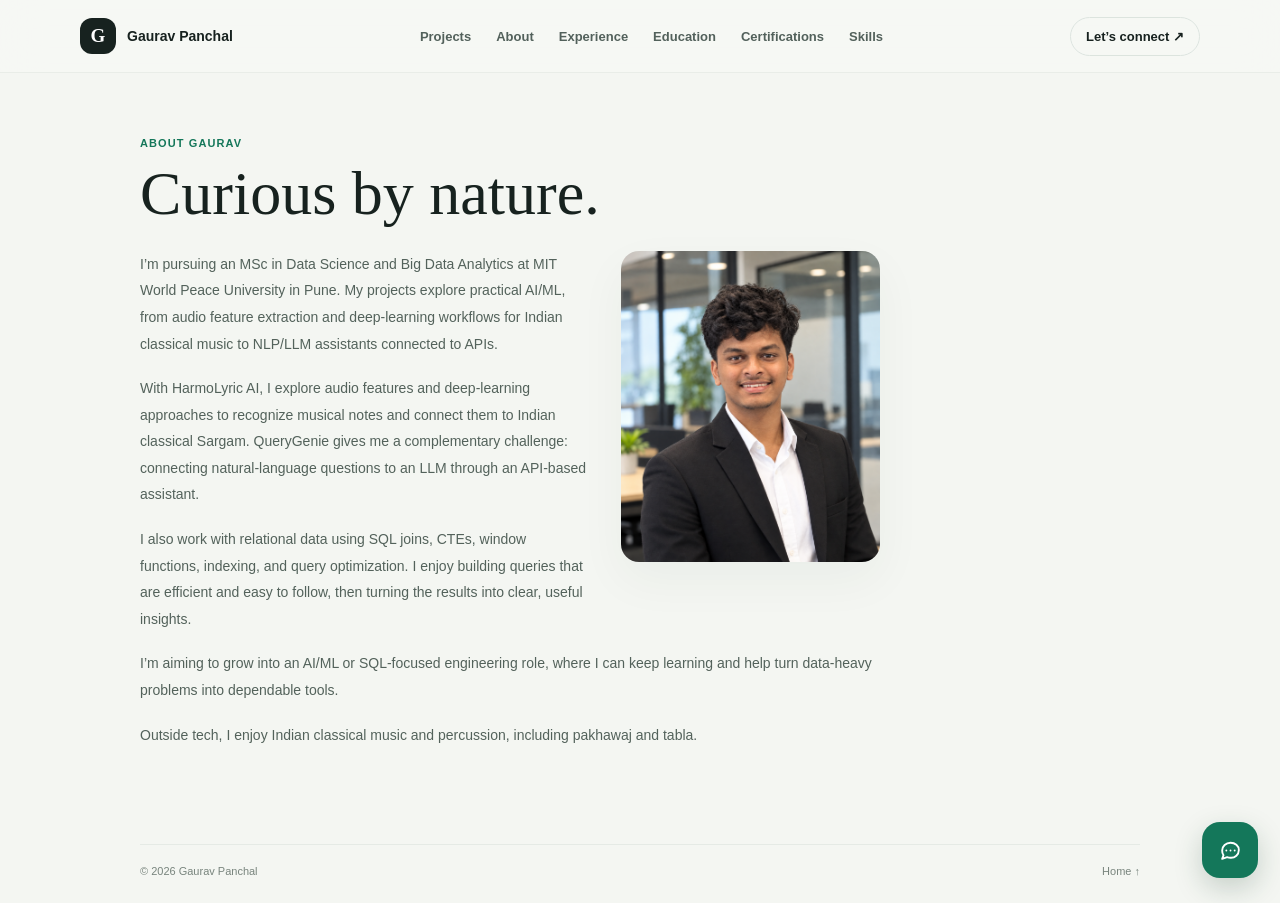
<file: about.html>
<!DOCTYPE html>
<html lang="en"><head><meta charset="UTF-8"><meta name="viewport" content="width=device-width,initial-scale=1"><meta name="theme-color" content="#f4f6f2"><title>About | Gaurav Panchal</title><link rel="stylesheet" href="portfolio-pages.css"></head><body>
<header class="site-header"><div class="header-inner"><a class="brand" href="index.html"><span class="brand-mark">G</span><span>Gaurav Panchal</span></a><nav class="header-nav" aria-label="Main navigation"><a href="projects.html">Projects</a><a href="about.html">About</a><a href="experience.html">Experience</a><a href="education.html">Education</a><a href="certifications.html">Certifications</a><a href="skills.html">Skills</a></nav><a class="header-contact" href="contact.html">Let’s connect ↗</a></div></header>
<a class="home-back-mobile" href="index.html#home">← Back to home</a>
<main class="page-main"><p class="eyebrow">About Gaurav</p><h1 class="page-title">Curious by nature.</h1><div class="prose" style="margin-top:24px"><img class="portrait-about" src="Professional Office Portrait.png" alt="Portrait of Gaurav Panchal"><p>I’m pursuing an MSc in Data Science and Big Data Analytics at MIT World Peace University in Pune. My projects explore practical AI/ML, from audio feature extraction and deep-learning workflows for Indian classical music to NLP/LLM assistants connected to APIs.</p><p>With HarmoLyric AI, I explore audio features and deep-learning approaches to recognize musical notes and connect them to Indian classical Sargam. QueryGenie gives me a complementary challenge: connecting natural-language questions to an LLM through an API-based assistant.</p><p>I also work with relational data using SQL joins, CTEs, window functions, indexing, and query optimization. I enjoy building queries that are efficient and easy to follow, then turning the results into clear, useful insights.</p><p>I’m aiming to grow into an AI/ML or SQL-focused engineering role, where I can keep learning and help turn data-heavy problems into dependable tools.</p><p>Outside tech, I enjoy Indian classical music and percussion, including pakhawaj and tabla.</p></div></main>
<footer class="page-footer"><span>© 2026 Gaurav Panchal</span><a href="index.html">Home ↑</a></footer><script src="portfolio-chat.js" defer></script></body></html>
</file>
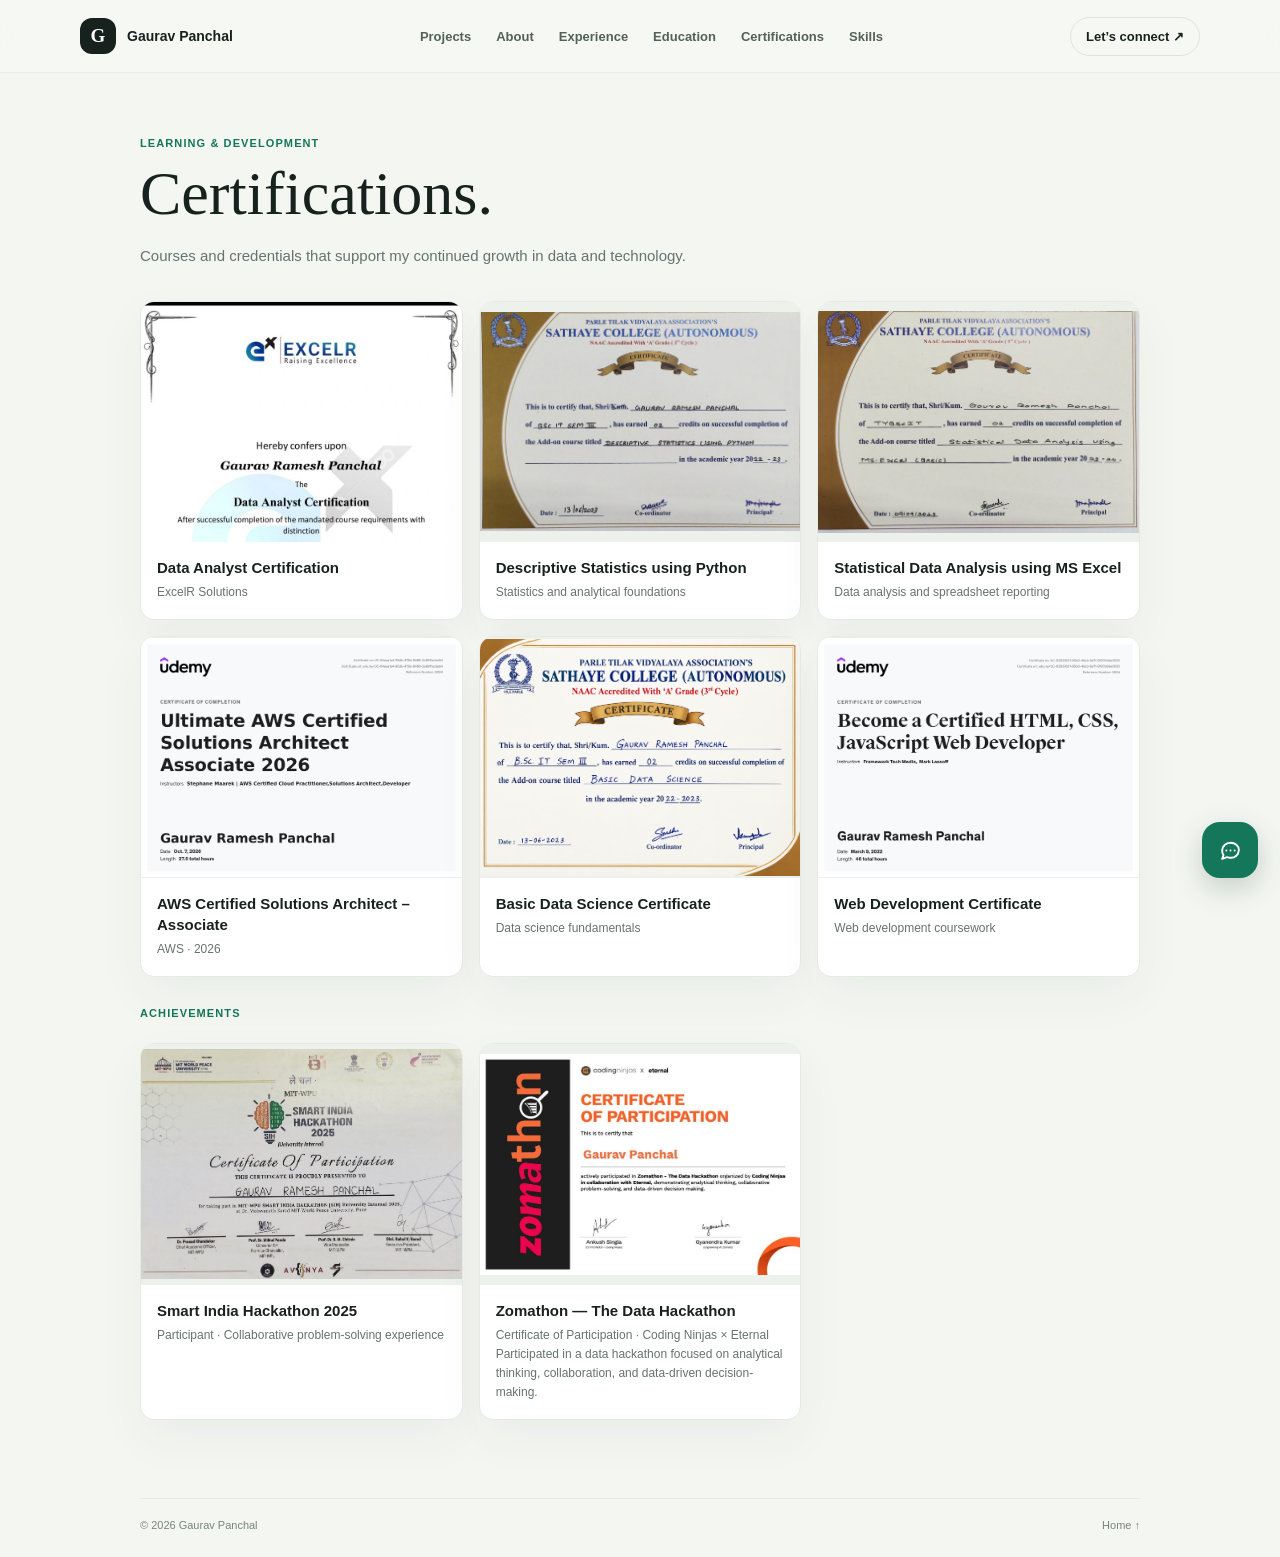
<file: certifications.html>
<!DOCTYPE html>
<html lang="en">
<head>
<meta charset="UTF-8">
<meta name="viewport" content="width=device-width,initial-scale=1">
<meta name="theme-color" content="#f4f6f2">
<title>Certifications | Gaurav Panchal</title>
<link rel="stylesheet" href="portfolio-pages.css">
<style>
.certificate-grid{display:grid;grid-template-columns:repeat(3,minmax(0,1fr));gap:16px}
.certificate-card{overflow:hidden;border:1px solid var(--line);border-radius:14px;background:#fff;box-shadow:var(--shadow)}
.certificate-preview{display:grid;place-items:center;aspect-ratio:4/3;overflow:hidden;background:#edf1ec}
.certificate-preview img{display:block;width:100%;height:100%;object-fit:contain;transition:transform .2s}
.certificate-preview:hover img,.certificate-preview:focus-visible img{transform:scale(1.025)}
.certificate-copy{padding:15px 16px 17px}
.certificate-copy h2{margin:0 0 5px;font-size:15px;line-height:1.4}
.certificate-copy p{margin:0;color:var(--muted);font-size:12px;line-height:1.6}
@media(max-width:760px){.certificate-grid{grid-template-columns:repeat(2,minmax(0,1fr))}}
@media(max-width:480px){.certificate-grid{grid-template-columns:1fr}}
@media(prefers-reduced-motion:reduce){.certificate-preview img{transition:none}}
</style>
</head>
<body>
<header class="site-header"><div class="header-inner"><a class="brand" href="index.html"><span class="brand-mark">G</span><span>Gaurav Panchal</span></a><nav class="header-nav" aria-label="Main navigation"><a href="projects.html">Projects</a><a href="about.html">About</a><a href="experience.html">Experience</a><a href="education.html">Education</a><a href="certifications.html" aria-current="page">Certifications</a><a href="skills.html">Skills</a></nav><a class="header-contact" href="contact.html">Let’s connect ↗</a></div></header>
<a class="home-back-mobile" href="index.html#home">← Back to home</a>
<main class="page-main"><p class="eyebrow">Learning &amp; development</p><h1 class="page-title">Certifications.</h1><p class="page-intro">Courses and credentials that support my continued growth in data and technology.</p>
<section class="certificate-grid" aria-label="Course certificates">
<article class="certificate-card"><a class="certificate-preview" href="data_analyst.jpg" target="_blank" rel="noopener" aria-label="Open Data Analyst certificate full size"><img src="data_analyst.jpg" alt="Data Analyst course certificate" loading="lazy"></a><div class="certificate-copy"><h2>Data Analyst Certification</h2><p>ExcelR Solutions</p></div></article>
<article class="certificate-card"><a class="certificate-preview" href="dsup.jpeg" target="_blank" rel="noopener" aria-label="Open Descriptive Statistics using Python certificate full size"><img src="dsup.jpeg" alt="Descriptive Statistics using Python certificate" loading="lazy"></a><div class="certificate-copy"><h2>Descriptive Statistics using Python</h2><p>Statistics and analytical foundations</p></div></article>
<article class="certificate-card"><a class="certificate-preview" href="sdaum.jpeg" target="_blank" rel="noopener" aria-label="Open Statistical Data Analysis using MS Excel certificate full size"><img src="sdaum.jpeg" alt="Statistical Data Analysis using MS Excel certificate" loading="lazy"></a><div class="certificate-copy"><h2>Statistical Data Analysis using MS Excel</h2><p>Data analysis and spreadsheet reporting</p></div></article>
<article class="certificate-card"><a class="certificate-preview" href="aws.jpg" target="_blank" rel="noopener" aria-label="Open AWS certificate full size"><img src="aws.jpg" alt="AWS Certified Solutions Architect Associate certificate" loading="lazy"></a><div class="certificate-copy"><h2>AWS Certified Solutions Architect – Associate</h2><p>AWS · 2026</p></div></article>
<article class="certificate-card"><a class="certificate-preview" href="BDS.png" target="_blank" rel="noopener" aria-label="Open Basic Data Science certificate full size"><img src="BDS.png" alt="Basic Data Science course certificate" loading="lazy"></a><div class="certificate-copy"><h2>Basic Data Science Certificate</h2><p>Data science fundamentals</p></div></article>
<article class="certificate-card"><a class="certificate-preview" href="web_development.jpg" target="_blank" rel="noopener" aria-label="Open Web Development certificate full size"><img src="web_development.jpg" alt="Web Development course certificate" loading="lazy"></a><div class="certificate-copy"><h2>Web Development Certificate</h2><p>Web development coursework</p></div></article>
</section>
<section class="content-list" aria-label="Achievements"><p class="section-kicker">Achievements</p><div class="certificate-grid"><article class="certificate-card"><a class="certificate-preview" href="hackathon.jpeg" target="_blank" rel="noopener" aria-label="Open Smart India Hackathon certificate full size"><img src="hackathon.jpeg" alt="Smart India Hackathon 2025 certificate for Gaurav Panchal" loading="lazy"></a><div class="certificate-copy"><h2>Smart India Hackathon 2025</h2><p>Participant · Collaborative problem-solving experience</p></div></article><article class="certificate-card"><a class="certificate-preview" href="zomathon.jpg" target="_blank" rel="noopener" aria-label="Open Zomathon participation certificate full size"><img src="zomathon.jpg" alt="Zomathon certificate of participation awarded to Gaurav Panchal by Coding Ninjas and Eternal" loading="lazy"></a><div class="certificate-copy"><h2>Zomathon — The Data Hackathon</h2><p>Certificate of Participation · Coding Ninjas × Eternal</p><p>Participated in a data hackathon focused on analytical thinking, collaboration, and data-driven decision-making.</p></div></article></div></section></main>
<footer class="page-footer"><span>© 2026 Gaurav Panchal</span><a href="index.html">Home ↑</a></footer>
<script src="portfolio-chat.js" defer></script></body>
</html>
</file>
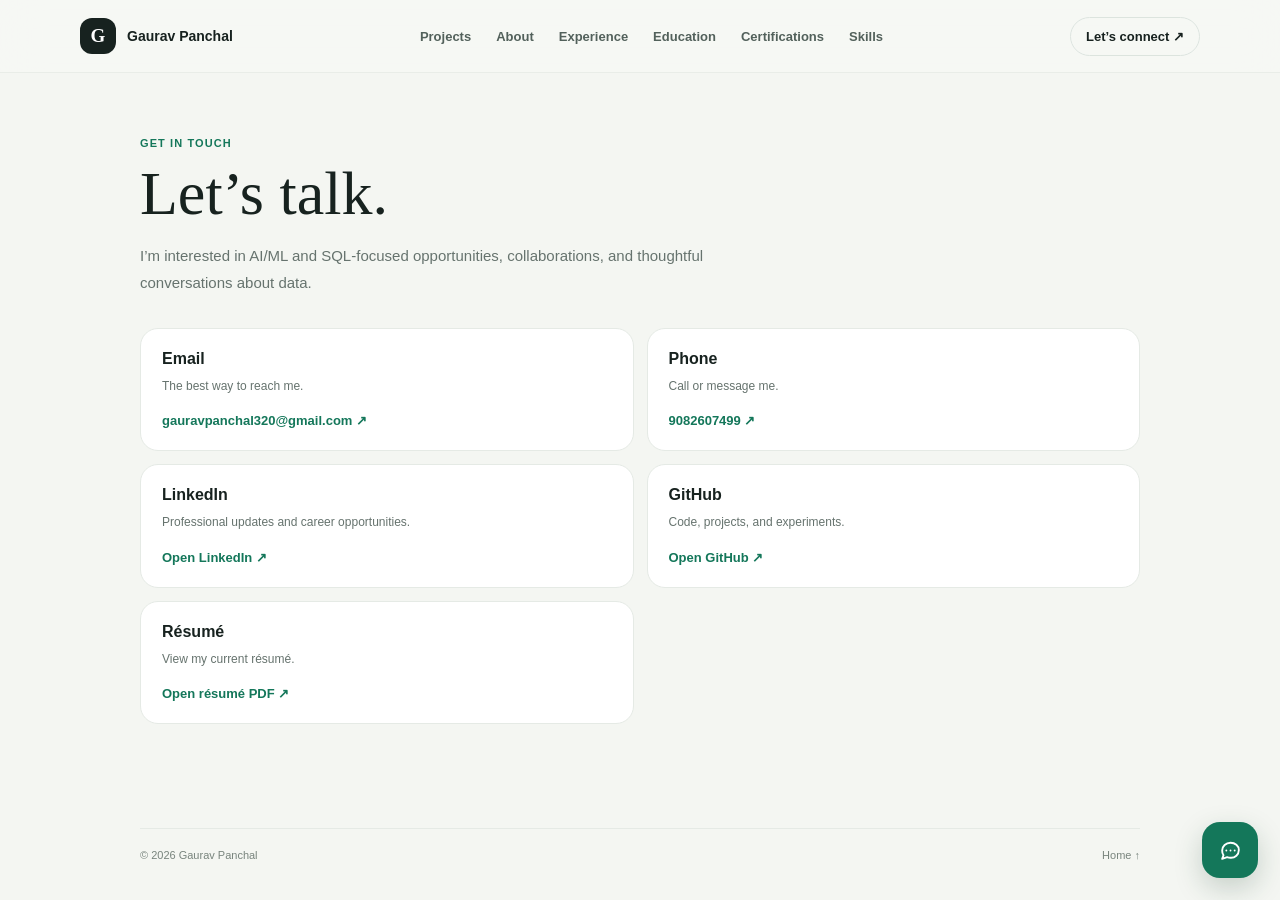
<file: contact.html>
<!DOCTYPE html>
<html lang="en"><head><meta charset="UTF-8"><meta name="viewport" content="width=device-width,initial-scale=1"><meta name="theme-color" content="#f4f6f2"><title>Contact | Gaurav Panchal</title><link rel="stylesheet" href="portfolio-pages.css"></head><body>
<header class="site-header"><div class="header-inner"><a class="brand" href="index.html"><span class="brand-mark">G</span><span>Gaurav Panchal</span></a><nav class="header-nav" aria-label="Main navigation"><a href="projects.html">Projects</a><a href="about.html">About</a><a href="experience.html">Experience</a><a href="education.html">Education</a><a href="certifications.html">Certifications</a><a href="skills.html">Skills</a></nav><a class="header-contact" href="contact.html">Let’s connect ↗</a></div></header>
<a class="home-back-mobile" href="index.html#home">← Back to home</a>
<main class="page-main"><p class="eyebrow">Get in touch</p><h1 class="page-title">Let’s talk.</h1><p class="page-intro">I’m interested in AI/ML and SQL-focused opportunities, collaborations, and thoughtful conversations about data.</p><div class="contact-grid"><article class="contact-card"><h2>Email</h2><p>The best way to reach me.</p><a href="https://mail.google.com/mail/?view=cm&amp;fs=1&amp;to=gauravpanchal320%40gmail.com" target="_blank" rel="noopener">gauravpanchal320@gmail.com ↗</a></article><article class="contact-card"><h2>Phone</h2><p>Call or message me.</p><a href="tel:9082607499">9082607499 ↗</a></article><article class="contact-card"><h2>LinkedIn</h2><p>Professional updates and career opportunities.</p><a href="https://www.linkedin.com/in/gaurav-panchal-623711310/" target="_blank" rel="noopener">Open LinkedIn ↗</a></article><article class="contact-card"><h2>GitHub</h2><p>Code, projects, and experiments.</p><a href="https://github.com/Gauravp1607" target="_blank" rel="noopener">Open GitHub ↗</a></article><article class="contact-card"><h2>Résumé</h2><p>View my current résumé.</p><a href="Gaurav_Resume.pdf" target="_blank" rel="noopener">Open résumé PDF ↗</a></article></div></main>
<footer class="page-footer"><span>© 2026 Gaurav Panchal</span><a href="index.html">Home ↑</a></footer><script src="portfolio-chat.js" defer></script></body></html>
</file>
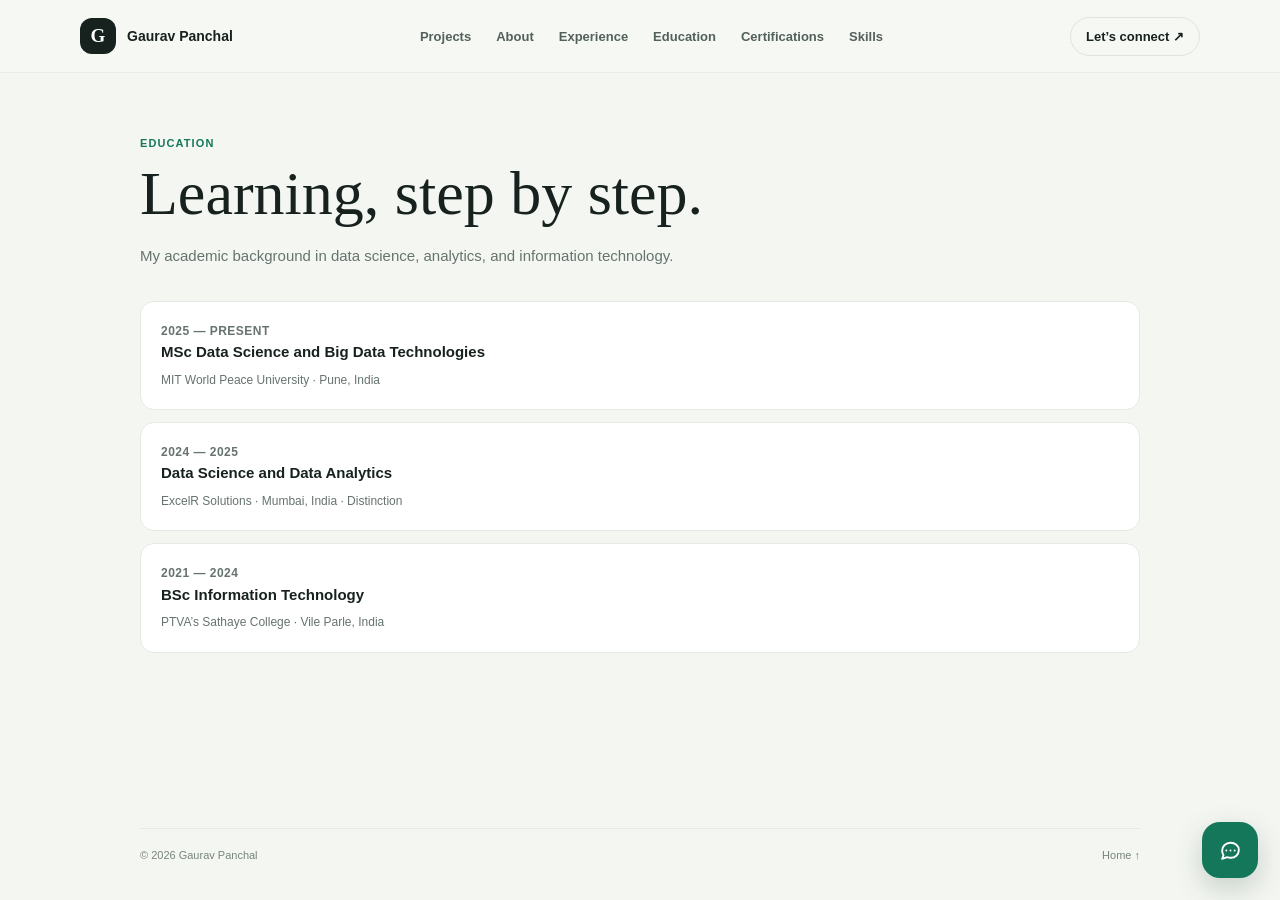
<file: education.html>
<!DOCTYPE html>
<html lang="en">
<head>
<meta charset="UTF-8">
<meta name="viewport" content="width=device-width,initial-scale=1">
<meta name="theme-color" content="#f4f6f2">
<title>Education | Gaurav Panchal</title>
<link rel="stylesheet" href="portfolio-pages.css">
</head>
<body>
<header class="site-header"><div class="header-inner"><a class="brand" href="index.html"><span class="brand-mark">G</span><span>Gaurav Panchal</span></a><nav class="header-nav" aria-label="Main navigation"><a href="projects.html">Projects</a><a href="about.html">About</a><a href="experience.html">Experience</a><a href="education.html" aria-current="page">Education</a><a href="certifications.html">Certifications</a><a href="skills.html">Skills</a></nav><a class="header-contact" href="contact.html">Let’s connect ↗</a></div></header>
<a class="home-back-mobile" href="index.html#home">← Back to home</a>
<main class="page-main"><p class="eyebrow">Education</p><h1 class="page-title">Learning, step by step.</h1><p class="page-intro">My academic background in data science, analytics, and information technology.</p>
<section class="content-list" aria-label="Education history"><article class="content-item"><p class="content-date">2025 — PRESENT</p><h2>MSc Data Science and Big Data Technologies</h2><p>MIT World Peace University · Pune, India</p></article><article class="content-item"><p class="content-date">2024 — 2025</p><h2>Data Science and Data Analytics</h2><p>ExcelR Solutions · Mumbai, India · Distinction</p></article><article class="content-item"><p class="content-date">2021 — 2024</p><h2>BSc Information Technology</h2><p>PTVA’s Sathaye College · Vile Parle, India</p></article></section></main>
<footer class="page-footer"><span>© 2026 Gaurav Panchal</span><a href="index.html">Home ↑</a></footer>
<script src="portfolio-chat.js" defer></script></body>
</html>
</file>
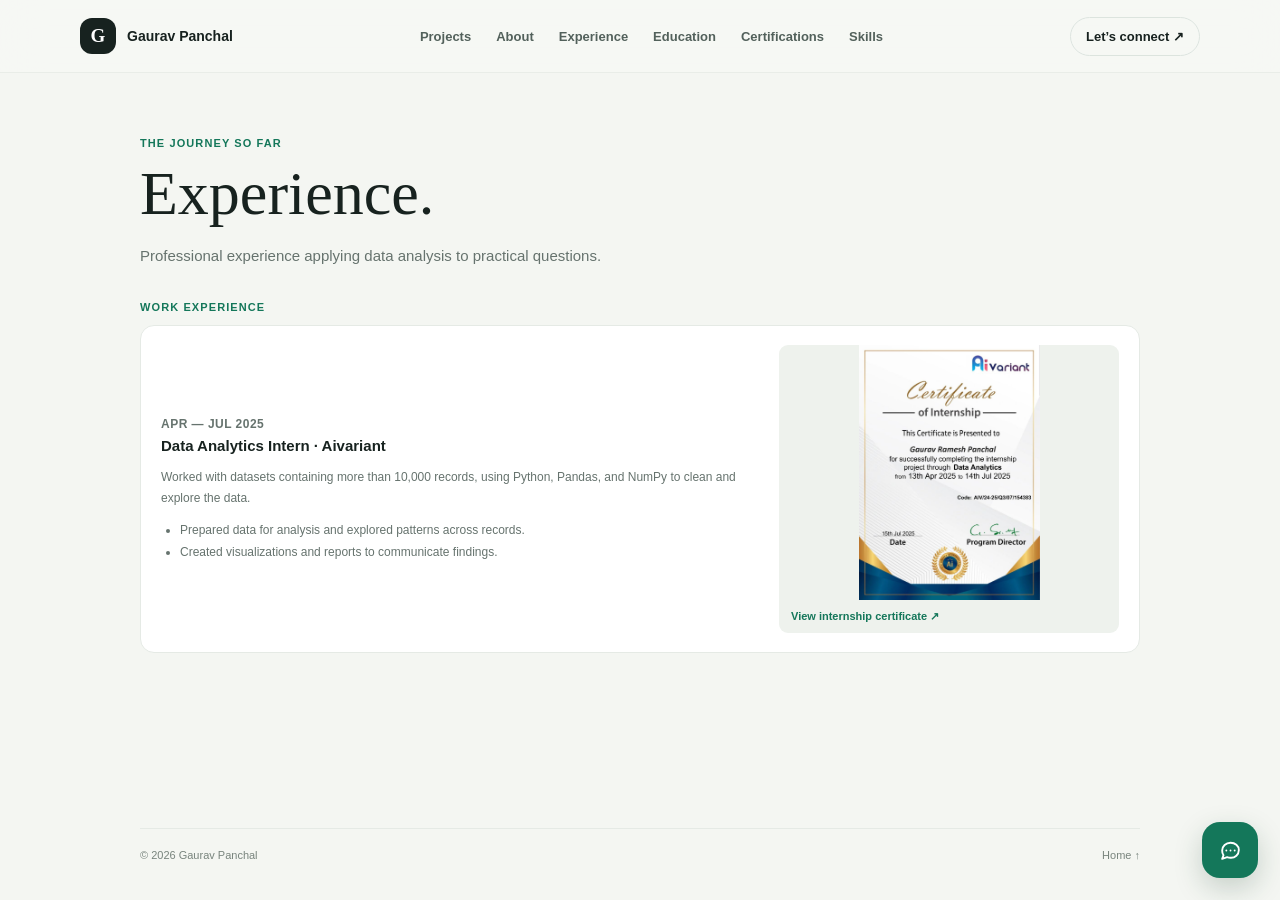
<file: experience.html>
<!DOCTYPE html>
<html lang="en"><head><meta charset="UTF-8"><meta name="viewport" content="width=device-width,initial-scale=1"><meta name="theme-color" content="#f4f6f2"><title>Experience | Gaurav Panchal</title><link rel="stylesheet" href="portfolio-pages.css"></head><body>
<header class="site-header"><div class="header-inner"><a class="brand" href="index.html"><span class="brand-mark">G</span><span>Gaurav Panchal</span></a><nav class="header-nav" aria-label="Main navigation"><a href="projects.html">Projects</a><a href="about.html">About</a><a href="experience.html">Experience</a><a href="education.html">Education</a><a href="certifications.html">Certifications</a><a href="skills.html">Skills</a></nav><a class="header-contact" href="contact.html">Let’s connect ↗</a></div></header>
<a class="home-back-mobile" href="index.html#home">← Back to home</a>
<main class="page-main"><p class="eyebrow">The journey so far</p><h1 class="page-title">Experience.</h1><p class="page-intro">Professional experience applying data analysis to practical questions.</p>
<section aria-labelledby="workTitle"><p class="section-kicker" id="workTitle">Work experience</p><article class="content-item experience-item"><div class="experience-copy"><p class="content-date">APR — JUL 2025</p><h2>Data Analytics Intern · Aivariant</h2><p>Worked with datasets containing more than 10,000 records, using Python, Pandas, and NumPy to clean and explore the data.</p><ul class="experience-points"><li>Prepared data for analysis and explored patterns across records.</li><li>Created visualizations and reports to communicate findings.</li></ul></div><a class="experience-certificate" href="internship.jpg" target="_blank" rel="noopener" aria-label="Open internship certificate full size"><img src="internship.jpg" alt="Internship certificate for Gaurav Panchal" loading="lazy"><span>View internship certificate ↗</span></a></article></section></main>
<footer class="page-footer"><span>© 2026 Gaurav Panchal</span><a href="index.html">Home ↑</a></footer><script src="portfolio-chat.js" defer></script></body></html>
</file>
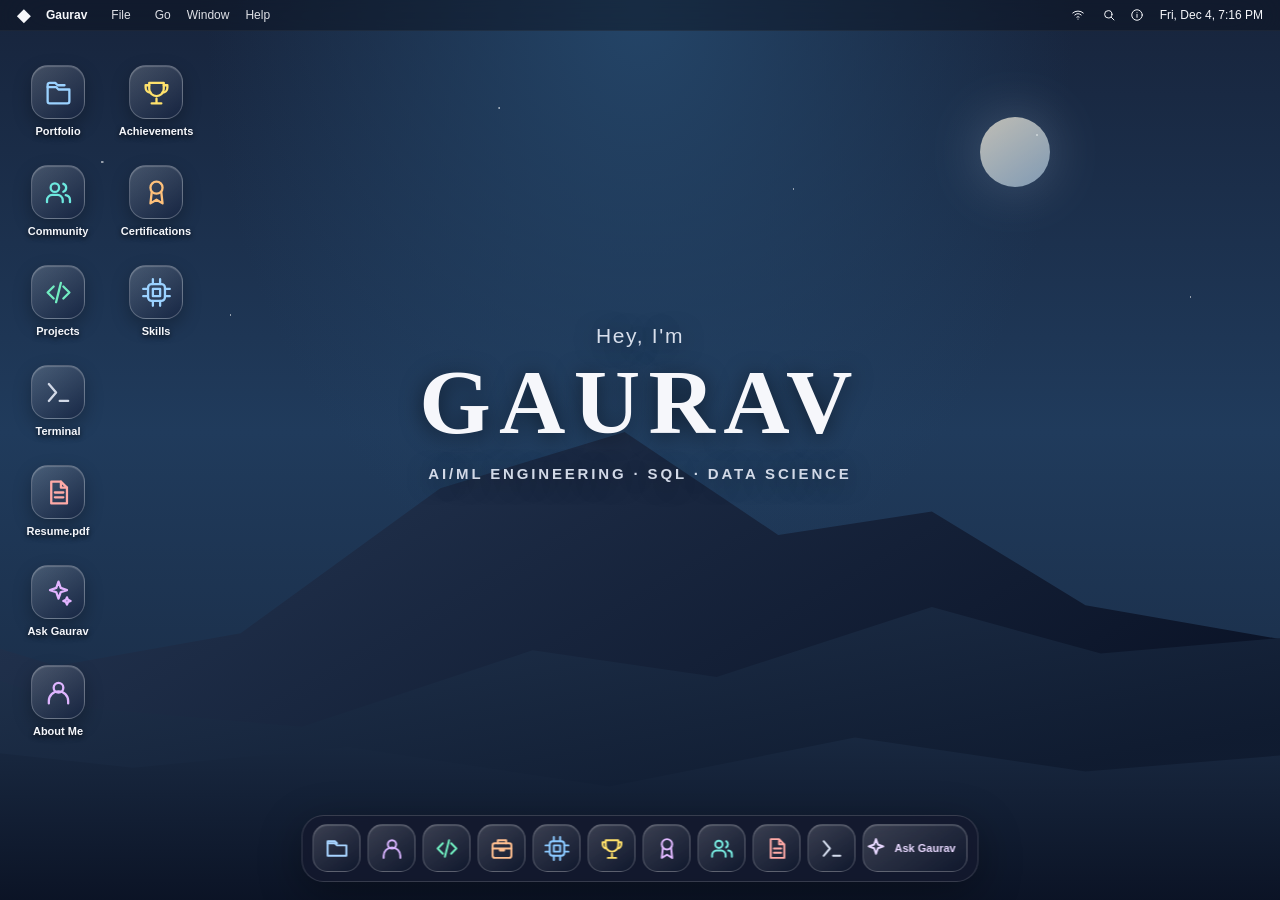
<file: gaurav_os_portfolio (1).html>
<!DOCTYPE html>
<html lang="en">
<head>
<meta charset="UTF-8">
<meta name="viewport" content="width=device-width,initial-scale=1">
<meta name="theme-color" content="#10172b">
<meta name="description" content="Gaurav Panchal — AI/ML Engineer, Data Science and SQL Developer portfolio styled as an interactive desktop OS.">
<title>Gaurav OS — Gaurav Panchal Portfolio</title>
<style>
:root{--glass:rgba(16,22,40,.72);--glass2:rgba(27,33,53,.82);--line:rgba(255,255,255,.15);--text:#f6f7fb;--muted:#c2c8d6;--blue:#80baff;--mint:#67e5c5;--shadow:0 26px 90px #0008}
*{box-sizing:border-box}html,body{margin:0;width:100%;height:100%;font-family:-apple-system,BlinkMacSystemFont,"SF Pro Display","Segoe UI",sans-serif;color:var(--text);overflow:hidden;background:#10172b}button,a{font:inherit}button{color:inherit;cursor:pointer}a{color:inherit;text-decoration:none}
.desktop{position:relative;width:100vw;height:100dvh;overflow:hidden;background:radial-gradient(ellipse at 50% 0%,#244568 0,transparent 48%),linear-gradient(180deg,#17243c 0%,#203b5c 48%,#17263d 100%)}
.stars{position:absolute;inset:0;opacity:.55;background-image:radial-gradient(2px 2px at 8% 18%,#fff 50%,transparent 70%),radial-gradient(1px 1px at 18% 35%,#fff 50%,transparent 70%),radial-gradient(1.5px 1.5px at 39% 12%,#fff 50%,transparent 70%),radial-gradient(1px 1px at 62% 21%,#fff 50%,transparent 70%),radial-gradient(2px 2px at 81% 15%,#fff 50%,transparent 70%),radial-gradient(1px 1px at 93% 33%,#fff 50%,transparent 70%),radial-gradient(1px 1px at 70% 43%,#fff 50%,transparent 70%)}
.moon{position:absolute;top:13%;right:18%;width:70px;height:70px;border-radius:50%;background:linear-gradient(145deg,#fff5df,#a8c4dd);box-shadow:0 0 55px #d2e6ff55;opacity:.72}
.dune{position:absolute;inset:auto -10% 0;height:52%;pointer-events:none}
.dune.one{background:linear-gradient(150deg,#283b59,#0b1428 75%);clip-path:polygon(0 38%,12% 50%,24% 43%,37% 12%,49% 0,59% 22%,69% 17%,79% 37%,100% 49%,100% 100%,0 100%)}
.dune.two{height:37%;background:linear-gradient(170deg,#243955,#101c31 68%);clip-path:polygon(0 20%,13% 42%,28% 48%,43% 25%,55% 33%,69% 12%,80% 26%,100% 18%,100% 100%,0 100%);opacity:.92}
.dune.three{height:21%;background:linear-gradient(180deg,#1b2c45,#0b1325);clip-path:polygon(0 15%,17% 30%,31% 19%,48% 40%,64% 14%,79% 32%,100% 18%,100% 100%,0 100%);opacity:.95}
.topbar{height:31px;position:absolute;z-index:20;top:0;left:0;right:0;display:flex;align-items:center;justify-content:space-between;padding:0 17px;background:rgba(12,17,31,.48);backdrop-filter:blur(24px);border-bottom:1px solid #ffffff0b;font-size:12px}
.top-left,.top-right{display:flex;align-items:center;gap:16px}.apple{font-size:17px;font-weight:700}.menuitem{opacity:.9}.file-menu-wrap{position:relative;display:flex;align-items:center}.file-menu-toggle{padding:4px 8px;border:0;border-radius:5px;background:transparent;color:inherit;cursor:pointer}.file-menu-toggle:hover,.file-menu-toggle[aria-expanded="true"],.file-menu-toggle:focus-visible{background:#ffffff20;outline:none}.file-menu{position:absolute;top:calc(100% + 5px);left:0;z-index:50;display:flex;flex-direction:column;gap:2px;min-width:240px;padding:8px;border:1px solid #ffffff20;border-radius:10px;background:rgba(29,27,75,.97);box-shadow:0 18px 40px #0008;backdrop-filter:blur(20px)}.file-menu[hidden]{display:none}.file-menu-item{width:100%;min-height:42px;padding:9px 12px;border:0;border-radius:6px;background:transparent;color:inherit;text-align:left;font-weight:600;cursor:pointer}.file-menu-item:hover,.file-menu-item:focus-visible{background:#ffffff18;outline:none}.status{display:flex;align-items:center;gap:11px}.status svg{width:14px;height:14px;display:block;stroke:currentColor;fill:none;stroke-width:1.7;stroke-linecap:round;stroke-linejoin:round}.status-network,.status-search{display:grid;place-items:center;width:30px;height:30px;margin:-5px;padding:0;border:0;border-radius:6px;background:transparent;color:inherit;cursor:pointer}.status-network:hover,.status-network[aria-expanded="true"],.status-network:focus-visible,.status-search:hover,.status-search[aria-expanded="true"],.status-search:focus-visible{background:#ffffff20;outline:none}.network-status-wrap,.search-status-wrap{position:relative;display:flex;align-items:center}.network-popover{position:absolute;top:calc(100% + 6px);right:-18px;z-index:60;width:240px;padding:14px 15px;border:1px solid #ffffff16;border-radius:11px;background:rgba(29,27,75,.98);box-shadow:0 18px 40px #0008;backdrop-filter:blur(20px);font-size:12px}.network-popover[hidden]{display:none}.network-heading{display:flex;align-items:center;justify-content:space-between;gap:12px}.network-heading strong{font-size:13px}.network-description,.network-note{margin:4px 0 0;color:#9897b6;font-weight:650}.network-divider{height:1px;margin:11px 0;background:#ffffff16}.network-signal{display:flex;align-items:flex-end;gap:2px;height:14px}.network-signal span{width:4px;border-radius:2px 2px 0 0;background:#56d6a0}.network-signal span:nth-child(1){height:5px}.network-signal span:nth-child(2){height:8px}.network-signal span:nth-child(3){height:11px}.network-signal span:nth-child(4){height:14px}.status-info{display:grid;place-items:center;width:20px;height:20px;margin:-3px;padding:0;border:0;border-radius:50%;background:transparent;color:inherit;transition:background .16s,color .16s}.status-info:hover,.status-info:focus-visible{background:#ffffff1c;color:#fff;outline:1px solid #ffffff2b}
.desktop-icons{position:absolute;top:60px;left:18px;bottom:115px;display:flex;flex-direction:column;flex-wrap:wrap;align-content:flex-start;gap:16px 18px;z-index:3}
.app-icon{width:80px;min-height:84px;display:flex;flex-direction:column;align-items:center;gap:6px;border:0;background:transparent;border-radius:13px;padding:5px 2px;text-shadow:0 2px 5px #000b;transition:background .18s,transform .18s}
.app-icon:hover,.app-icon:focus-visible{background:#ffffff1c;outline:1px solid #ffffff25;transform:translateY(-2px)}
.glyph{width:54px;height:54px;border:1px solid #ffffff3d;border-radius:17px;display:grid;place-items:center;background:linear-gradient(145deg,#ffffff30,#15223fbb);box-shadow:inset 0 1px 1px #ffffff33,0 7px 18px #0004;color:#9bd2ff}
.glyph svg{width:29px;height:29px;stroke:currentColor;fill:none;stroke-width:1.9;stroke-linecap:round;stroke-linejoin:round}
.app-icon:nth-child(2) .glyph{color:#6de8df}.app-icon:nth-child(3) .glyph{color:#71edc1}.app-icon:nth-child(4) .glyph{color:#d2d9e7}.app-icon:nth-child(5) .glyph{color:#ffaaa7}.app-icon:nth-child(6) .glyph{color:#e2b4ff}.app-icon:nth-child(7) .glyph{color:#dfb5ff}.app-icon:nth-child(8) .glyph{color:#ffe26c}.app-icon:nth-child(9) .glyph{color:#ffc17b}
.icon-label{font-size:11px;font-weight:650;text-align:center;line-height:1.2;max-width:80px}
.center-intro{position:absolute;left:50%;top:48%;transform:translate(-50%,-50%);text-align:center;width:min(700px,80vw);text-shadow:0 3px 22px #0008;transition:opacity .2s}
.center-intro .hello{font-size:clamp(15px,2vw,21px);color:#d7deeb;letter-spacing:.08em}
.center-intro h1{font-family:Georgia,"Times New Roman",serif;font-size:clamp(52px,8vw,92px);line-height:1;margin:8px 0 17px;letter-spacing:.09em;font-weight:700}
.center-intro .subtitle{font-size:clamp(10px,1.3vw,15px);font-weight:750;letter-spacing:.19em;color:#d2d9e7}
.center-intro .intro-cta{margin-top:25px;display:flex;justify-content:center;gap:10px;opacity:0;transition:opacity .25s}
.center-intro:hover .intro-cta{opacity:1}
.pill{border:1px solid #ffffff3b;background:#ffffff13;backdrop-filter:blur(14px);border-radius:999px;padding:9px 15px;font-size:12px;font-weight:650}
.window{position:absolute;z-index:8;left:50%;top:52%;transform:translate(-50%,-50%);width:min(920px,calc(100vw - 320px));height:min(650px,calc(100dvh - 170px));min-width:330px;min-height:300px;display:none;flex-direction:column;background:rgba(26,26,29,.91);border:1px solid #ffffff2a;border-radius:14px;box-shadow:var(--shadow);backdrop-filter:blur(30px);overflow:hidden}
.window.open{display:flex;animation:appear .2s ease-out}.window.maximized{width:calc(100vw - 40px);height:calc(100dvh - 100px);left:20px;top:45px;transform:none}
@keyframes appear{from{opacity:0;transform:translate(-50%,-48%) scale(.985)}to{opacity:1;transform:translate(-50%,-50%) scale(1)}}
.windowbar{height:40px;flex-shrink:0;background:rgba(37,37,53,.96);display:flex;align-items:center;padding:0 14px;gap:7px;border-bottom:1px solid #ffffff12;cursor:grab;user-select:none}
.windowbar:active{cursor:grabbing}.traffic{position:relative;width:12px;height:12px;border:0;border-radius:50%;padding:0}.traffic::before{position:absolute;inset:0;display:grid;place-items:center;color:#4b2524;font:700 10px/1 Arial,sans-serif;opacity:0;transition:opacity .12s;pointer-events:none}.windowbar:hover .traffic::before,.windowbar:focus-within .traffic::before{opacity:1}.close{background:#ff605c}.close::before{content:"×"}.minimize{background:#ffbd44}.minimize::before{content:"−"}.zoom{background:#00ca4e}.zoom::before{content:"⤢";font-size:9px}.windowtitle{position:absolute;left:50%;transform:translateX(-50%);font-size:12px;font-weight:650;color:#e2e3ec;white-space:nowrap}
.windowbody{overflow:auto;flex:1;padding:24px}.windowbody::-webkit-scrollbar{width:9px}.windowbody::-webkit-scrollbar-thumb{background:#ffffff24;border-radius:8px;border:2px solid transparent;background-clip:padding-box}
.window-heading{margin:0 0 6px;font-size:clamp(23px,3vw,32px);letter-spacing:-.03em}.window-sub{color:#b8bac6;margin:0 0 22px;font-size:14px}
.project-grid{display:grid;grid-template-columns:repeat(3,minmax(0,1fr));gap:16px}
.project-card{background:#2a2a2c;border:1px solid #ffffff16;border-radius:17px;overflow:hidden;display:flex;flex-direction:column;min-height:310px}
.project-art{height:150px;display:grid;place-items:center;position:relative;background:radial-gradient(circle at 50% 0%,#354c8d,#211735 80%);color:#ffffff49;font-size:42px;font-weight:850;letter-spacing:.1em}
.project-art.ai{background:radial-gradient(circle at 45% 20%,#426b8e,#171b38 78%)}.project-art.sql{background:radial-gradient(circle at 45% 20%,#277a78,#171d35 78%)}.project-art .category{position:absolute;bottom:12px;left:12px;background:#090a12dc;color:#f5f5f5;font-size:11px;padding:5px 8px;border-radius:4px;letter-spacing:0;font-weight:500}
.project-content{padding:16px;display:flex;flex-direction:column;flex:1}.project-content h3{font-size:17px;line-height:1.35;margin:0 0 8px}.project-content p{font-size:13px;line-height:1.5;color:#b9b9bd;margin:0 0 13px}.tags{display:flex;flex-wrap:wrap;gap:6px;margin-top:auto;padding-top:8px}.tag{font-size:10px;color:#dedee2;background:#454548;border-radius:99px;padding:4px 8px}.card-link{margin-top:13px;font-size:12px;color:#a8ceff;font-weight:700}
.profile-layout{display:grid;grid-template-columns:150px 1fr;gap:24px;align-items:start}.avatar{width:128px;height:128px;border:0;padding:0;border-radius:35px;background:linear-gradient(135deg,#8ac3ff,#7fe6c7);color:#101827;display:grid;place-items:center;font-size:44px;font-weight:850;box-shadow:0 12px 35px #0004;overflow:hidden;cursor:zoom-in;transition:transform .2s,box-shadow .2s}.avatar:hover,.avatar:focus-visible{transform:translateY(-3px) scale(1.04);box-shadow:0 16px 38px #0008,0 0 0 2px #80baff88;outline:none}.avatar img{width:100%;height:100%;object-fit:cover;display:block}.profile-layout p,.richtext{color:#c6c8d2;font-size:14px}.chips{display:flex;flex-wrap:wrap;gap:8px;margin-top:14px}.chip{border:1px solid #ffffff20;background:#ffffff0a;padding:7px 10px;border-radius:9px;font-size:12px}
.info-grid{display:grid;grid-template-columns:repeat(2,minmax(0,1fr));gap:13px}.info-card{padding:18px;border-radius:14px;background:#ffffff0a;border:1px solid #ffffff14}.info-card h3{margin:0 0 6px;font-size:16px}.info-card p{color:#bfc2ce;font-size:13px;margin:0}.eyebrow{font-size:11px;color:#83d9d0;text-transform:uppercase;letter-spacing:.13em;font-weight:800;margin-bottom:9px}
.terminal{font-family:ui-monospace,SFMono-Regular,Consolas,monospace;background:#101114;border-radius:10px;padding:18px;min-height:320px;color:#d5f4df;font-size:13px;line-height:1.9}.prompt{color:#7fe5bd}.terminal input{background:transparent;border:0;outline:0;color:#fff;font:inherit;width:65%}
.chatbox{display:flex;flex-direction:column;height:100%;min-height:320px}.chatlog{flex:1;overflow:auto;display:flex;flex-direction:column;gap:12px;padding-bottom:15px}.bubble{max-width:85%;padding:12px 14px;border-radius:15px;font-size:13px;line-height:1.5;background:#33333a;color:#e8e8ef;align-self:flex-start}.bubble.user{align-self:flex-end;background:#1f5b9b}.chatform{display:flex;gap:8px;border-top:1px solid #ffffff19;padding-top:14px}.chatform input{flex:1;min-width:0;border:1px solid #ffffff20;border-radius:12px;background:#ffffff0c;color:#fff;padding:12px;outline:none}.chatform button{border:0;border-radius:12px;padding:0 17px;background:#c3ddff;color:#12213a;font-weight:800}
.file-row{display:flex;align-items:center;gap:14px;padding:16px;border:1px solid #ffffff18;background:#ffffff08;border-radius:14px;margin:12px 0}.file-emoji{font-size:28px}.file-row p{margin:4px 0 0;color:#bfc2ce;font-size:12px}.softbutton{display:inline-flex;border:1px solid #ffffff28;background:#ffffff0c;padding:10px 13px;border-radius:10px;font-size:12px;font-weight:700;margin-top:8px}
.dock-wrap{position:absolute;z-index:15;bottom:18px;left:50%;transform:translateX(-50%);max-width:calc(100vw - 22px)}
.dock{display:flex;align-items:flex-end;justify-content:center;gap:7px;padding:8px 10px 9px;border:1px solid #ffffff27;background:rgba(22,26,46,.65);backdrop-filter:blur(28px);border-radius:22px;box-shadow:0 12px 45px #0005}
.dock .dockbtn{position:relative;width:48px;height:48px;border-radius:15px;display:grid;place-items:center;border:1px solid #ffffff36;background:linear-gradient(145deg,#ffffff2b,#10192ebf);box-shadow:inset 0 1px 1px #ffffff2b;transition:transform .18s; padding:0}
.dock .dockbtn:hover{transform:translateY(-9px) scale(1.1)}.dock .dockbtn svg{width:25px;height:25px;fill:none;stroke:currentColor;stroke-width:1.9;stroke-linecap:round;stroke-linejoin:round}
.dockbtn:nth-child(1){color:#a8d4ff}.dockbtn:nth-child(2){color:#d8b4ff}.dockbtn:nth-child(3){color:#70edc0}.dockbtn:nth-child(4){color:#ffbf90}.dockbtn:nth-child(5){color:#8bc9ff}.dockbtn:nth-child(6){color:#ffe16b}.dockbtn:nth-child(7){color:#e1b9ff}.dockbtn:nth-child(8){color:#77e9df}.dockbtn:nth-child(9){color:#ffaaa7}.dockbtn:nth-child(10){color:#d6deef}.dockbtn.ask{width:105px;display:flex;gap:6px;font-size:11px;font-weight:750;color:#e8d8ff}
.dockbtn.active:after{content:"";position:absolute;bottom:-5px;left:50%;transform:translateX(-50%);width:4px;height:4px;border-radius:50%;background:#fff}
.toast{position:absolute;z-index:30;bottom:95px;left:50%;transform:translateX(-50%);padding:10px 16px;border-radius:12px;background:#111827dd;border:1px solid #ffffff20;font-size:12px;display:none}
@media(max-width:900px){.desktop-icons{top:55px;left:8px;bottom:auto;right:8px;flex-direction:row;flex-wrap:nowrap;overflow-x:auto;gap:6px;padding-bottom:8px}.app-icon{flex:0 0 66px;width:66px;min-height:67px}.glyph{width:43px;height:43px;border-radius:14px}.glyph svg{width:23px;height:23px}.icon-label{font-size:9px}.center-intro{top:42%;width:95vw}.window{width:calc(100vw - 22px);height:calc(100dvh - 190px);top:53%;min-width:0}.window.maximized{width:calc(100vw - 14px);left:7px;height:calc(100dvh - 120px)}.project-grid{grid-template-columns:repeat(2,minmax(0,1fr))}.project-art{height:120px}.dock{gap:4px;padding:7px}.dock .dockbtn{width:39px;height:42px;border-radius:13px}.dock .dockbtn svg{width:21px;height:21px}.dock .dockbtn.ask{width:74px;font-size:9px}.dock-wrap{bottom:9px}.windowbody{padding:17px}}
@media(max-width:540px){.topbar{padding:0 9px}.top-left,.top-right{gap:9px}.hide-mobile{display:none}.center-intro{top:39%}.center-intro h1{font-size:49px}.center-intro .subtitle{letter-spacing:.1em}.project-grid{grid-template-columns:1fr}.project-card{min-height:0}.project-art{height:105px}.profile-layout{grid-template-columns:1fr}.avatar{width:82px;height:82px;border-radius:24px;font-size:30px}.info-grid{grid-template-columns:1fr}.dock .dockbtn{width:34px;height:38px}.dock .dockbtn:nth-child(4),.dock .dockbtn:nth-child(5){display:none}.dock .dockbtn.ask{width:65px}.window{height:calc(100dvh - 175px)}.windowbody{padding:14px}.windowtitle{font-size:11px}}

.project-open{cursor:pointer;transition:transform .18s,border-color .18s}.project-open:hover,.project-open:focus-visible{transform:translateY(-3px);border-color:#80baff88;outline:none}.project-open:focus-visible{box-shadow:0 0 0 2px #80baff66}.project-detail-backdrop{position:fixed;inset:0;z-index:100;display:none;align-items:center;justify-content:center;padding:22px;background:#050914b8;backdrop-filter:blur(12px)}.project-detail-backdrop.visible{display:flex}.project-detail{width:min(690px,100%);max-height:min(82dvh,760px);overflow:auto;padding:26px;border-radius:20px;background:#222225;border:1px solid #ffffff24;box-shadow:0 28px 100px #000a}.detail-top{display:flex;align-items:center;justify-content:space-between}.detail-close{width:34px;height:34px;border:1px solid #ffffff22;border-radius:50%;background:#ffffff0d;font-size:24px;line-height:1}.project-detail h2{font-size:clamp(24px,4vw,34px);margin:10px 0}.project-detail h3{font-size:16px;margin:23px 0 10px}.detail-summary{font-size:15px;line-height:1.75;color:#d0d1d8;margin:0}.detail-tags{display:flex;flex-wrap:wrap;gap:8px}.detail-tag{padding:8px 11px;border:1px solid #80baff35;background:#253044;color:#a9d0ff;border-radius:9px;font-size:13px}.project-detail ul{padding-left:20px;margin:0;color:#c9cad2;line-height:1.8;font-size:14px}.detail-note{font-size:12px;line-height:1.5;color:#9699a5;border-top:1px solid #ffffff17;padding-top:14px;margin:20px 0 0}@media(max-width:540px){.project-detail{padding:20px}.project-detail-backdrop{padding:12px}}

</style>
<style>
.finder-layout{display:grid;grid-template-columns:196px minmax(0,1fr);flex:1;min-height:0;overflow:hidden;background:#1d1d21}
.finder-sidebar{overflow:auto;padding:18px 10px;background:#111116;border-right:1px solid #ffffff12}
.finder-label{padding:0 9px 12px;color:#8d8d98;font-size:11px;font-weight:800}
.finder-nav{display:flex;flex-direction:column;gap:3px}
.finder-nav-item{display:flex;align-items:center;gap:11px;width:100%;min-height:38px;padding:7px 9px;border:0;border-radius:7px;background:transparent;color:#d4d4db;text-align:left;font-size:13px;font-weight:650;cursor:pointer}
.finder-nav-item svg{width:17px;height:17px;flex:none;fill:none;stroke:#63a9ff;stroke-width:1.8;stroke-linecap:round;stroke-linejoin:round}
.finder-nav-item:hover,.finder-nav-item:focus-visible{background:#ffffff10;outline:none}
.finder-main{display:flex;flex-direction:column;min-width:0;overflow:auto}
.finder-toolbar{display:flex;align-items:center;gap:18px;min-height:46px;padding:0 18px;border-bottom:1px solid #ffffff12;background:#19191d}
.finder-history{display:flex;align-items:center;gap:7px}
.finder-history button{width:24px;height:28px;padding:0;border:0;background:transparent;color:#a3a3ac;font-size:23px;line-height:1}
.finder-history button:disabled{opacity:.35}
.finder-home{margin-left:2px;font-size:14px;font-weight:750}
.finder-content{display:flex;flex-direction:column;align-items:flex-start;min-height:0;padding:22px 18px}
.finder-grid{display:grid;grid-template-columns:repeat(auto-fill,minmax(78px,1fr));gap:19px 10px;width:100%;align-content:start}
.finder-app{display:flex;flex-direction:column;align-items:center;gap:8px;min-width:0;padding:4px 2px;border:0;border-radius:8px;background:transparent;color:#e4e4e9;text-align:center;font-size:12px;font-weight:650;line-height:1.2;cursor:pointer}
.finder-icon{display:grid;place-items:center;width:68px;height:68px;border-radius:11px;background:linear-gradient(145deg,#4d98ff,#2868e9);color:#f7fbff;box-shadow:inset 0 1px 1px #ffffff48,0 6px 14px #0003;transition:transform .16s,filter .16s}
.finder-icon svg{width:31px;height:31px;fill:none;stroke:currentColor;stroke-width:1.8;stroke-linecap:round;stroke-linejoin:round}
.finder-app:hover .finder-icon,.finder-app:focus-visible .finder-icon{transform:translateY(-2px);filter:brightness(1.12)}
.finder-app:focus-visible{outline:2px solid #80baff;outline-offset:2px}
.finder-folder{display:flex;align-items:center;gap:9px;margin:30px 0 0 4px;padding:5px;border:0;background:transparent;color:#d8d8df;font-size:13px;font-weight:650;cursor:pointer}
.finder-folder svg{width:19px;height:19px;fill:none;stroke:#b5b5bf;stroke-width:1.7;stroke-linecap:round;stroke-linejoin:round}
.finder-folder:hover,.finder-folder:focus-visible{color:#fff;outline:1px solid #ffffff32;border-radius:5px}
.search-overlay{position:fixed;inset:0;z-index:100;display:flex;justify-content:center;align-items:flex-start;padding:clamp(78px,14vh,130px) 18px 20px;background:#080c19a8;backdrop-filter:blur(8px)}
.search-overlay[hidden]{display:none}
.search-panel{width:min(750px,100%);overflow:hidden;border:1px solid #ffffff22;border-radius:15px;background:rgba(29,29,52,.96);box-shadow:0 24px 70px #0008;animation:appear .18s ease-out}
.search-entry{display:flex;align-items:center;gap:14px;height:66px;padding:0 20px;border-bottom:1px solid #ffffff16;color:#aaaebe}
.search-entry svg{width:22px;height:22px;flex:none;fill:none;stroke:currentColor;stroke-width:2;stroke-linecap:round;stroke-linejoin:round}
.search-entry input{width:100%;min-width:0;border:0;outline:0;background:transparent;color:#f5f6fa;font:inherit;font-size:20px}
.search-entry input::placeholder{color:#777987}
.search-results{min-height:105px;max-height:min(55vh,420px);overflow:auto;padding:16px}
.search-empty{display:grid;min-height:72px;place-items:center;margin:0;color:#777987;text-align:center;font-size:14px}
.search-result{display:flex;align-items:center;justify-content:space-between;gap:16px;width:100%;padding:11px 12px;border:0;border-radius:8px;background:transparent;color:#f0f0f4;text-align:left;cursor:pointer}
.search-result:hover,.search-result:focus-visible{background:#ffffff12;outline:none}
.search-result-copy{display:flex;flex-direction:column;gap:3px}.search-result-copy small{color:#999baa;font-size:11px}.search-result-hint{color:#9bbfff;font-size:11px;white-space:nowrap}
.search-result[aria-selected="true"]{background:#ffffff16}
.search-sr-only{position:absolute;width:1px;height:1px;padding:0;margin:-1px;overflow:hidden;clip:rect(0,0,0,0);white-space:nowrap;border:0}
.search-count{margin:2px 12px 9px;color:#9092a3;font-size:11px}
.search-empty-error{display:grid;min-height:72px;place-items:center;margin:0;color:#a4a5b0;text-align:center;font-size:13px}
.resume-page{display:flex;flex-direction:column;gap:12px;min-height:0;overflow:hidden}
.resume-toolbar{display:flex;align-items:center;justify-content:space-between;gap:12px;flex-wrap:wrap}
.resume-back{display:inline-flex;align-items:center;gap:8px;padding:9px 12px;border:1px solid #ffffff22;border-radius:8px;background:#ffffff0b;color:#e8e8ef;font-size:12px;font-weight:700;cursor:pointer}
.resume-back:hover,.resume-back:focus-visible{background:#ffffff18;outline:1px solid #80baff88}
.resume-back svg{width:16px;height:16px;fill:none;stroke:currentColor;stroke-width:2;stroke-linecap:round;stroke-linejoin:round}
.resume-actions{display:flex;align-items:center;gap:8px;flex-wrap:wrap}
.resume-actions .softbutton{margin:0}
.resume-page .file-row{max-width:620px;margin:0}
.resume-preview{display:block;flex:1;width:100%;min-height:220px;border:1px solid #ffffff28;border-radius:8px;background:#fff}
.resume-preview[hidden]{display:none}
@media(max-width:900px){.finder-layout{grid-template-columns:160px minmax(0,1fr)}}
@media(max-width:540px){.finder-layout{grid-template-columns:116px minmax(0,1fr)}.finder-sidebar{padding:13px 5px}.finder-nav-item{gap:6px;padding:7px 5px;font-size:10px}.finder-nav-item svg{width:15px;height:15px}.finder-toolbar{padding:0 9px}.finder-content{padding:15px 7px}.finder-grid{grid-template-columns:repeat(auto-fill,minmax(60px,1fr));gap:12px 4px}.finder-icon{width:50px;height:50px}.finder-icon svg{width:25px;height:25px}.finder-app{font-size:10px}.finder-folder{font-size:11px}}
.portrait-lightbox{position:fixed;inset:0;z-index:110;display:none;align-items:center;justify-content:center;padding:24px;background:#050914e8;backdrop-filter:blur(14px)}
.portrait-lightbox.visible{display:flex;animation:portraitFade .2s ease-out}
.portrait-view{position:relative;display:grid;place-items:center;max-width:100%;max-height:100%}
.portrait-view img{display:block;width:auto;height:auto;max-width:min(90vw,760px);max-height:86dvh;object-fit:contain;border-radius:16px;box-shadow:0 28px 100px #000b;animation:portraitZoom .24s cubic-bezier(.2,.8,.2,1) both}
.portrait-close{position:absolute;top:12px;right:12px;z-index:1;width:38px;height:38px;border:1px solid #ffffff44;border-radius:50%;background:#101522b8;color:#fff;font-size:25px;line-height:1;cursor:pointer;transition:background .16s,transform .16s}
.portrait-close:hover,.portrait-close:focus-visible{background:#ffffff2b;transform:scale(1.06);outline:2px solid #80baff}
@keyframes portraitFade{from{opacity:0}to{opacity:1}}
@keyframes portraitZoom{from{opacity:0;transform:scale(.94)}to{opacity:1;transform:scale(1)}}
@media(prefers-reduced-motion:reduce){.avatar,.portrait-close{transition:none}.portrait-lightbox.visible,.portrait-view img{animation:none}}
</style>
</head>
<body>
<div class="desktop" id="desktop">
<div class="stars"></div><div class="moon"></div><div class="dune one"></div><div class="dune two"></div><div class="dune three"></div>
<header class="topbar">
 <div class="top-left"><span class="apple">◆</span><strong id="activeApp">Gaurav</strong><div class="file-menu-wrap hide-mobile" id="fileMenuWrap"><button class="menuitem file-menu-toggle" id="fileMenuToggle" type="button" aria-haspopup="menu" aria-expanded="false" aria-controls="fileMenu">File</button><div class="file-menu" id="fileMenu" role="menu" aria-label="File" hidden><button class="file-menu-item" type="button" role="menuitem" data-file-action="new">New Window</button><button class="file-menu-item" type="button" role="menuitem" data-file-action="close">Close Window</button></div></div><span class="menuitem hide-mobile">Go</span><span class="menuitem hide-mobile">Window</span><span class="menuitem hide-mobile">Help</span></div>
 <div class="top-right"><span class="status" aria-label="System status"><span class="network-status-wrap" id="networkStatusWrap"><button class="status-network" id="networkToggle" type="button" aria-label="Network status" title="Network status" aria-haspopup="dialog" aria-expanded="false" aria-controls="networkPopover"><svg viewBox="0 0 24 24" aria-hidden="true"><path d="M3 8.5a13.5 13.5 0 0 1 18 0M6.5 12a8.2 8.2 0 0 1 11 0M10 15.5a3 3 0 0 1 4 0"/><circle cx="12" cy="19" r="1" fill="currentColor" stroke="none"/></svg></button><div class="network-popover" id="networkPopover" role="dialog" aria-label="Network status" hidden><div class="network-heading"><strong>Portfolio Network</strong><span class="network-signal" role="img" aria-label="Strong signal"><span></span><span></span><span></span><span></span></span></div><p class="network-description">Decorative local status</p><div class="network-divider"></div><p class="network-note">No network access required</p></div></span><span class="search-status-wrap"><button class="status-search" id="searchToggle" type="button" aria-label="Search portfolio" title="Search portfolio" aria-haspopup="dialog" aria-expanded="false" aria-controls="searchOverlay"><svg viewBox="0 0 24 24" aria-hidden="true"><circle cx="10.8" cy="10.8" r="6.3"/><path d="m16 16 4.5 4.5"/></svg></button></span><button class="status-info" type="button" data-open="about" aria-label="About Gaurav" title="About Gaurav"><svg viewBox="0 0 24 24" aria-hidden="true"><circle cx="12" cy="12" r="9"/><path d="M12 11v5M12 8h.01"/></svg></button></span><span id="clock">Tue, 8:35 PM</span></div>
</header>

<div class="search-overlay" id="searchOverlay" hidden><section class="search-panel" role="dialog" aria-modal="true" aria-labelledby="searchTitle"><h2 class="search-sr-only" id="searchTitle">Search portfolio</h2><label class="search-entry"><svg viewBox="0 0 24 24" aria-hidden="true"><circle cx="10.8" cy="10.8" r="6.3"/><path d="m16 16 4.5 4.5"/></svg><input id="searchInput" type="search" placeholder="Search portfolio..." autocomplete="off" aria-label="Search portfolio"></label><div class="search-results" id="searchResults" role="listbox" aria-label="Search results"><p class="search-empty">Search projects, skills, experience, achievements...</p></div></section></div>

<div class="desktop-icons" aria-label="Portfolio apps">
 <button class="app-icon" data-open="portfolio"><span class="glyph"><svg viewBox="0 0 24 24"><path d="M3 7.5h7l2 2h9v9.8a1.7 1.7 0 0 1-1.7 1.7H4.7A1.7 1.7 0 0 1 3 19.3z"/><path d="M3 7.5V5.7A1.7 1.7 0 0 1 4.7 4h4.6l2 2H17"/></svg></span><span class="icon-label">Portfolio</span></button>
 <button class="app-icon" data-open="community"><span class="glyph"><svg viewBox="0 0 24 24"><circle cx="9" cy="8" r="3.5"/><path d="M2.5 20v-1.7A4.3 4.3 0 0 1 6.8 14h4.4a4.3 4.3 0 0 1 4.3 4.3V20"/><path d="M16 4.8a3.5 3.5 0 0 1 0 6.6M18 14.2a4.2 4.2 0 0 1 3.5 4.1V20"/></svg></span><span class="icon-label">Community</span></button>
 <button class="app-icon" data-open="projects"><span class="glyph"><svg viewBox="0 0 24 24"><path d="m8 7-5 5 5 5M16 7l5 5-5 5M14 4l-4 16"/></svg></span><span class="icon-label">Projects</span></button>
 <button class="app-icon" data-open="terminal"><span class="glyph"><svg viewBox="0 0 24 24"><path d="m4 5 6 7-6 7M13 19h7"/></svg></span><span class="icon-label">Terminal</span></button>
 <button class="app-icon" data-open="resume"><span class="glyph"><svg viewBox="0 0 24 24"><path d="M6 3h8l5 5v13H6z"/><path d="M14 3v5h5M9 12h7M9 16h7"/></svg></span><span class="icon-label">Resume.pdf</span></button>
 <button class="app-icon" data-open="ask"><span class="glyph"><svg viewBox="0 0 24 24"><path d="m12 3 1.8 5.2L19 10l-5.2 1.8L12 17l-1.8-5.2L5 10l5.2-1.8z"/><path d="m19 16 .9 2.1L22 19l-2.1.9L19 22l-.9-2.1L16 19l2.1-.9z"/></svg></span><span class="icon-label">Ask Gaurav</span></button>
 <button class="app-icon" data-open="about"><span class="glyph"><svg viewBox="0 0 24 24"><circle cx="12" cy="8" r="4"/><path d="M4 21v-2a8 8 0 0 1 16 0v2"/></svg></span><span class="icon-label">About Me</span></button>
 <button class="app-icon" data-open="achievements"><span class="glyph"><svg viewBox="0 0 24 24"><path d="M8 21h8M12 17v4M6 4h12v5a6 6 0 0 1-12 0z"/><path d="M6 6H3v2a4 4 0 0 0 4 4M18 6h3v2a4 4 0 0 1-4 4"/></svg></span><span class="icon-label">Achievements</span></button>
 <button class="app-icon" data-open="certifications"><span class="glyph"><svg viewBox="0 0 24 24"><circle cx="12" cy="8" r="5"/><path d="m8 12-1 9 5-3 5 3-1-9"/></svg></span><span class="icon-label">Certifications</span></button>
 <button class="app-icon" data-open="skills"><span class="glyph"><svg viewBox="0 0 24 24"><rect x="5" y="5" width="14" height="14" rx="3"/><path d="M9 9h6v6H9zM9 1v4M15 1v4M9 19v4M15 19v4M1 9h4M1 15h4M19 9h4M19 15h4"/></svg></span><span class="icon-label">Skills</span></button>
</div>

<div class="center-intro" id="intro">
 <div class="hello">Hey, I'm</div><h1>GAURAV</h1><div class="subtitle">AI/ML ENGINEERING · SQL · DATA SCIENCE</div>
 <div class="intro-cta"><button class="pill" data-open="about">About me</button><button class="pill" data-open="projects">Explore projects</button></div>
</div>

<section class="window" id="win-finder" aria-label="Finder window">
 <div class="windowbar"><button class="traffic close" data-close="finder" aria-label="Close"></button><button class="traffic minimize" data-close="finder" aria-label="Minimize"></button><button class="traffic zoom" data-max="finder" aria-label="Zoom"></button><span class="windowtitle">Gaurav — Home</span></div>
 <div class="finder-layout">
  <aside class="finder-sidebar"><div class="finder-label">FAVORITES</div><nav class="finder-nav" aria-label="Favorite apps">
   <button class="finder-nav-item" data-open="about"><svg viewBox="0 0 24 24"><circle cx="12" cy="8" r="4"/><path d="M4 21v-2a8 8 0 0 1 16 0v2"/></svg><span>About Gaurav</span></button>
   <button class="finder-nav-item" data-open="projects"><svg viewBox="0 0 24 24"><rect x="3" y="7" width="18" height="14" rx="2"/><path d="M8 7V4h8v3M3 12h18"/></svg><span>Projects</span></button>
   <button class="finder-nav-item" data-open="experience"><svg viewBox="0 0 24 24"><path d="M6 3h8l5 5v13H6zM14 3v5h5M9 13h7M9 17h7"/></svg><span>Experience</span></button>
   <button class="finder-nav-item" data-open="skills"><svg viewBox="0 0 24 24"><path d="m8 7-5 5 5 5M16 7l5 5-5 5M14 4l-4 16"/></svg><span>Skills</span></button>
   <button class="finder-nav-item" data-open="achievements"><svg viewBox="0 0 24 24"><path d="M8 21h8M12 17v4M6 4h12v5a6 6 0 0 1-12 0zM6 6H3v2a4 4 0 0 0 4 4M18 6h3v2a4 4 0 0 1-4 4"/></svg><span>Achievements</span></button>
   <button class="finder-nav-item" data-open="certifications"><svg viewBox="0 0 24 24"><circle cx="12" cy="8" r="5"/><path d="m8 12-1 9 5-3 5 3-1-9"/></svg><span>Certifications</span></button>
   <button class="finder-nav-item" data-open="community"><svg viewBox="0 0 24 24"><circle cx="9" cy="8" r="3.5"/><path d="M2.5 20v-1.7A4.3 4.3 0 0 1 6.8 14h4.4a4.3 4.3 0 0 1 4.3 4.3V20M16 5a3.5 3.5 0 0 1 0 6M18 14a4 4 0 0 1 3.5 4v2"/></svg><span>Community</span></button>
   <button class="finder-nav-item" data-photo-open><svg viewBox="0 0 24 24"><rect x="3" y="3" width="18" height="18" rx="2"/><circle cx="8.5" cy="8.5" r="1.5"/><path d="m21 15-5-5L5 21"/></svg><span>Photos</span></button>
  <button class="finder-nav-item" data-open="resume"><svg viewBox="0 0 24 24"><path d="M6 3h8l5 5v13H6zM14 3v5h5M9 12h7M9 16h7"/></svg><span>Resume</span></button>
   <a class="finder-nav-item" href="mailto:gauravpanchal320@gmail.com"><svg viewBox="0 0 24 24"><rect x="3" y="5" width="18" height="14" rx="2"/><path d="m3 7 9 6 9-6"/></svg><span>Contact</span></a>
  </nav></aside>
  <main class="finder-main"><div class="finder-toolbar"><div class="finder-history"><button type="button" aria-label="Back" disabled>‹</button><button type="button" aria-label="Forward" disabled>›</button></div><span class="finder-home">Home</span></div>
   <div class="finder-content"><div class="finder-grid" aria-label="Applications">
    <button class="finder-app" data-open="about"><span class="finder-icon"><svg viewBox="0 0 24 24"><circle cx="12" cy="8" r="4"/><path d="M4 21v-2a8 8 0 0 1 16 0v2"/></svg></span><span>About Gaurav</span></button>
    <button class="finder-app" data-open="projects"><span class="finder-icon"><svg viewBox="0 0 24 24"><rect x="3" y="7" width="18" height="14" rx="2"/><path d="M8 7V4h8v3M3 12h18"/></svg></span><span>Projects</span></button>
    <button class="finder-app" data-open="experience"><span class="finder-icon"><svg viewBox="0 0 24 24"><path d="M6 3h8l5 5v13H6zM14 3v5h5M9 13h7M9 17h7"/></svg></span><span>Experience</span></button>
    <button class="finder-app" data-open="skills"><span class="finder-icon"><svg viewBox="0 0 24 24"><path d="m8 7-5 5 5 5M16 7l5 5-5 5M14 4l-4 16"/></svg></span><span>Skills</span></button>
    <button class="finder-app" data-open="achievements"><span class="finder-icon"><svg viewBox="0 0 24 24"><path d="M8 21h8M12 17v4M6 4h12v5a6 6 0 0 1-12 0zM6 6H3v2a4 4 0 0 0 4 4M18 6h3v2a4 4 0 0 1-4 4"/></svg></span><span>Achievements</span></button>
    <button class="finder-app" data-open="certifications"><span class="finder-icon"><svg viewBox="0 0 24 24"><circle cx="12" cy="8" r="5"/><path d="m8 12-1 9 5-3 5 3-1-9"/></svg></span><span>Certifications</span></button>
    <button class="finder-app" data-open="community"><span class="finder-icon"><svg viewBox="0 0 24 24"><circle cx="9" cy="8" r="3.5"/><path d="M2.5 20v-1.7A4.3 4.3 0 0 1 6.8 14h4.4a4.3 4.3 0 0 1 4.3 4.3V20M16 5a3.5 3.5 0 0 1 0 6M18 14a4 4 0 0 1 3.5 4v2"/></svg></span><span>Community</span></button>
    <button class="finder-app" data-photo-open><span class="finder-icon"><svg viewBox="0 0 24 24"><rect x="3" y="3" width="18" height="18" rx="2"/><circle cx="8.5" cy="8.5" r="1.5"/><path d="m21 15-5-5L5 21"/></svg></span><span>Photos</span></button>
    <button class="finder-app" data-open="resume"><span class="finder-icon"><svg viewBox="0 0 24 24"><path d="M6 3h8l5 5v13H6zM14 3v5h5M9 12h7M9 16h7"/></svg></span><span>Resume</span></button>
    <a class="finder-app" href="mailto:gauravpanchal320@gmail.com"><span class="finder-icon"><svg viewBox="0 0 24 24"><rect x="3" y="5" width="18" height="14" rx="2"/><path d="m3 7 9 6 9-6"/></svg></span><span>Contact</span></a>
   </div><button class="finder-folder" data-open="portfolio"><svg viewBox="0 0 24 24"><path d="M3 7h7l2 2h9v10H3zM3 7V5h7l2 2"/></svg><span>Gaurav Portfolio</span></button></div>
  </main>
 </div>
</section>

<section class="window" id="win-resume" aria-label="Resume window"><div class="windowbar"><button class="traffic close" data-close="resume" aria-label="Close"></button><button class="traffic minimize" data-close="resume" aria-label="Minimize"></button><button class="traffic zoom" data-max="resume" aria-label="Zoom"></button><span class="windowtitle">Gaurav_Resume.pdf</span></div><div class="windowbody resume-page"><div class="resume-toolbar"><button class="resume-back" type="button" data-resume-back><svg viewBox="0 0 24 24"><path d="m15 18-6-6 6-6M9 12h12"/></svg><span>Back to Home</span></button><div class="resume-actions"><button class="softbutton" id="resumePreviewToggle" type="button" aria-expanded="false" aria-controls="resumePreview">View Resume</button><a class="softbutton" href="Gaurav_Resume.pdf" download>Download PDF ↧</a></div></div><div id="resumeInfo"><div><div class="eyebrow">Resume</div><h2 class="window-heading">Gaurav Panchal</h2><p class="window-sub">AI/ML Engineering · Data Science · SQL Development</p></div><div class="file-row"><div class="file-emoji">📄</div><div><strong>Gaurav_Resume.pdf</strong><p>View your resume here or download the PDF.</p></div></div></div><embed class="resume-preview" id="resumePreview" data-src="Gaurav_Resume.pdf" type="application/pdf" aria-label="Gaurav Panchal resume preview" hidden></section>

<section class="window" id="win-projects" aria-label="Projects window">
 <div class="windowbar"><button class="traffic close" data-close="projects" aria-label="Close"></button><button class="traffic minimize" data-close="projects" aria-label="Minimize"></button><button class="traffic zoom" data-max="projects" aria-label="Zoom"></button><span class="windowtitle">Projects — Gaurav's Portfolio</span></div>
 <div class="windowbody"><div class="eyebrow">Selected work</div><h2 class="window-heading">Projects I’ve built</h2><p class="window-sub">AI applications, machine learning, audio intelligence, and analytics.</p>
 <div class="project-grid">
  <article class="project-card project-open" role="button" tabindex="0" data-project="harmolyric"><div class="project-art ai">H<span class="category">Audio AI · Deep Learning</span></div><div class="project-content"><h3>HarmoLyric AI</h3><p>Audio intelligence project for recognizing musical notes and mapping them to Indian classical Sargam.</p><div class="tags"><span class="tag">Python</span><span class="tag">Librosa</span><span class="tag">TensorFlow</span><span class="tag">Bi-LSTM</span></div><span class="card-link">View project details ↗</span></div></article>
    <article class="project-card project-open" role="button" tabindex="0" data-project="querygenie"><div class="project-art">Q<span class="category">AI · NLP-to-SQL</span></div><div class="project-content"><h3>QueryGenie — AI SQL Assistant</h3><p>Turns managers’ natural-language questions into SQL, queries business data, and explains results in plain language.</p><div class="tags"><span class="tag">Python</span><span class="tag">NLP</span><span class="tag">Natural Language-to-SQL</span><span class="tag">SQL</span><span class="tag">REST API</span></div><span class="card-link">View project details ↗</span></div></article>
  <article class="project-card project-open" role="button" tabindex="0" data-project="music"><div class="project-art ai">♪<span class="category">Music AI · ML</span></div><div class="project-content"><h3>AI Music Generator</h3><p>Explores Indian classical raga information and musical patterns to generate melodic sequences.</p><div class="tags"><span class="tag">Python</span><span class="tag">ML</span><span class="tag">Audio Processing</span></div><span class="card-link">View project details ↗</span></div></article>
  <article class="project-card project-open" role="button" tabindex="0" data-project="sql"><div class="project-art sql">SQL<span class="category">SQL · Data Analytics</span></div><div class="project-content"><h3>Data Analytics & SQL</h3><p>Data exploration and reporting to discover patterns and support data-driven decisions.</p><div class="tags"><span class="tag">SQL</span><span class="tag">Pandas</span><span class="tag">Power BI</span><span class="tag">Tableau</span></div><span class="card-link">View project details ↗</span></div></article>
  <article class="project-card project-open" role="button" tabindex="0" data-project="emotion"><div class="project-art">ML<span class="category">Machine Learning</span></div><div class="project-content"><h3>Emotion Detection</h3><p>Machine learning classification workflow for identifying emotion categories from prepared data.</p><div class="tags"><span class="tag">Python</span><span class="tag">Scikit-learn</span><span class="tag">NumPy</span><span class="tag">Pandas</span></div><span class="card-link">View project details ↗</span></div></article>
  <article class="project-card project-open" role="button" tabindex="0" data-project="ipl"><div class="project-art sql">BI<span class="category">Analytics · Visualization</span></div><div class="project-content"><h3>IPL Cricket Data Analysis</h3><p>Explore match and player statistics with SQL queries and business intelligence visualizations.</p><div class="tags"><span class="tag">SQL</span><span class="tag">Tableau</span><span class="tag">Power BI</span></div><span class="card-link">View project details ↗</span></div></article>
 </div>
 </div>
</section>

<section class="window" id="win-about"><div class="windowbar"><button class="traffic close" data-close="about"></button><button class="traffic minimize" data-close="about"></button><button class="traffic zoom" data-max="about"></button><span class="windowtitle">About Gaurav</span></div><div class="windowbody">
 <div class="profile-layout"><button class="avatar" id="portraitTrigger" type="button" aria-label="Open full-size portrait" aria-haspopup="dialog"><img src="Professional Office Portrait.png" alt="Portrait of Gaurav Panchal"></button><div><div class="eyebrow">About me</div><h2 class="window-heading">Hi, I’m Gaurav Panchal.</h2><p>I’m pursuing an MSc in Data Science and Big Data Analytics at MIT World Peace University, Pune. My projects explore practical AI/ML, from audio feature extraction and deep-learning workflows for Indian classical music to NLP/LLM assistants connected to APIs.</p><p>With HarmoLyric AI, I explore audio features and deep-learning approaches to recognize musical notes and connect them to Indian classical Sargam. QueryGenie gives me a complementary challenge: connecting natural-language questions to an LLM through an API-based assistant.</p><p>I also work with relational data using SQL joins, CTEs, window functions, indexing, and query optimization. I enjoy building queries that are efficient and easy to follow, then turning the results into clear, useful insights.</p><p>I’m aiming to grow into an AI/ML or SQL-focused engineering role, where I can keep learning and help turn data-heavy problems into dependable tools.</p><div class="chips"><span class="chip">AI/ML Engineer</span><span class="chip">SQL Developer</span><span class="chip">Data Scientist</span><span class="chip">Data Analyst</span></div></div></div>
 <div class="info-grid" style="margin-top:24px"><div class="info-card"><h3>Current focus</h3><p>Machine learning, LLM applications, SQL, and data-driven projects.</p></div><div class="info-card"><h3>Outside tech</h3><p>Indian classical music and percussion, including pakhawaj and tabla.</p></div></div>
 </div></section>

<section class="window" id="win-portfolio"><div class="windowbar"><button class="traffic close" data-close="portfolio"></button><button class="traffic minimize" data-close="portfolio"></button><button class="traffic zoom" data-max="portfolio"></button><span class="windowtitle">Portfolio Home</span></div><div class="windowbody">
 <div class="eyebrow">Welcome to my digital workspace</div><h2 class="window-heading">Building useful solutions with data and AI.</h2><p class="window-sub">A student of data science. A builder at heart. Interested in AI/ML engineering and SQL development.</p>
 <div class="info-grid"><div class="info-card"><h3>01 · AI & Machine Learning</h3><p>Build intelligent applications, experiment with models, and explore NLP and audio AI.</p><button class="softbutton" data-open="projects">View projects ↗</button></div><div class="info-card"><h3>02 · SQL & Data</h3><p>Query structured data, investigate patterns, and communicate results with visualizations.</p><button class="softbutton" data-open="skills">View skills ↗</button></div></div>
 <div class="file-row"><div class="file-emoji">✉️</div><div><strong>Let’s connect</strong><p>For internships, entry-level roles, and collaborations.</p><a class="softbutton" href="mailto:gauravpanchal320@gmail.com">Email Gaurav ↗</a></div></div>
 </div></section>

<section class="window" id="win-skills"><div class="windowbar"><button class="traffic close" data-close="skills"></button><button class="traffic minimize" data-close="skills"></button><button class="traffic zoom" data-max="skills"></button><span class="windowtitle">Skills.app</span></div><div class="windowbody"><div class="eyebrow">Toolbox</div><h2 class="window-heading">Technical skills</h2><p class="window-sub">A growing toolkit for AI/ML, analytics, and SQL development.</p><div class="info-grid"><div class="info-card"><h3>SQL Developer</h3><div class="chips"><span class="chip">SQL</span><span class="chip">MySQL</span><span class="chip">Database Design</span><span class="chip">Joins &amp; Subqueries</span><span class="chip">CTE &amp; Window Functions</span><span class="chip">Stored Procedures &amp; Functions</span><span class="chip">Query Optimization</span><span class="chip">Indexing</span><span class="chip">Git/GitHub</span></div></div><div class="info-card"><h3>AI/ML Engineer</h3><div class="chips"><span class="chip">Python</span><span class="chip">NumPy &amp; Pandas</span><span class="chip">Machine Learning</span><span class="chip">Scikit-learn</span><span class="chip">Deep Learning</span><span class="chip">NLP</span><span class="chip">LLM &amp; Generative AI</span><span class="chip">RAG</span><span class="chip">TensorFlow/PyTorch</span><span class="chip">FastAPI</span><span class="chip">Git/GitHub</span></div></div></div></div></section>

<section class="window" id="win-experience"><div class="windowbar"><button class="traffic close" data-close="experience"></button><button class="traffic minimize" data-close="experience"></button><button class="traffic zoom" data-max="experience"></button><span class="windowtitle">Experience & Education</span></div><div class="windowbody"><div class="eyebrow">My journey</div><h2 class="window-heading">Experience & education</h2><div class="info-grid"><div class="info-card"><h3>Data Analytics Intern</h3><p><strong>Aivariant · Apr–Jul 2025</strong><br>Cleaned and explored 10K+ records with Python, Pandas, and NumPy; created visualizations and reports to communicate findings.</p></div><div class="info-card"><h3>MSc Data Science & Big Data Analytics</h3><p><strong>MIT World Peace University, Pune · 2025–2027</strong><br>Currently pursuing postgraduate studies.</p></div><div class="info-card"><h3>BSc Information Technology</h3><p><strong>PTVA’s Sathaye College · 2021–2024</strong><br>CGPA: 7.93</p></div><div class="info-card"><h3>Certifications & achievements</h3><p>ExcelR Data Analyst Certification · Descriptive Statistics using Python · Statistical Data Analysis using MS Excel · Smart India Hackathon 2025 participant.</p></div></div></div></section>

<section class="window" id="win-community"><div class="windowbar"><button class="traffic close" data-close="community"></button><button class="traffic minimize" data-close="community"></button><button class="traffic zoom" data-max="community"></button><span class="windowtitle">Community</span></div><div class="windowbody"><div class="eyebrow">Connect</div><h2 class="window-heading">Find me online</h2><p class="window-sub">Follow my learning journey and connect with me professionally.</p><div class="info-grid"><div class="info-card"><h3>LinkedIn</h3><p>Professional updates, experience, and career opportunities.</p><a class="softbutton" href="https://www.linkedin.com/in/gaurav-panchal-623711310/" target="_blank" rel="noopener">Open LinkedIn ↗</a></div><div class="info-card"><h3>GitHub</h3><p>Code, projects, experiments, and things I’m learning.</p><a class="softbutton" href="https://github.com/Gauravp1607" target="_blank" rel="noopener">Open GitHub ↗</a></div><div class="info-card"><h3>Email</h3><p><a href="mailto:gauravpanchal320@gmail.com">gauravpanchal320@gmail.com</a></p><a class="softbutton" href="mailto:gauravpanchal320@gmail.com">Send email ↗</a></div><div class="info-card"><h3>Phone</h3><p><a href="tel:9082607499">9082607499</a></p><a class="softbutton" href="tel:9082607499">Call Gaurav ↗</a></div></div></div></section>

<section class="window" id="win-achievements"><div class="windowbar"><button class="traffic close" data-close="achievements"></button><button class="traffic minimize" data-close="achievements"></button><button class="traffic zoom" data-max="achievements"></button><span class="windowtitle">Achievements</span></div><div class="windowbody"><div class="eyebrow">Milestones</div><h2 class="window-heading">Achievements</h2><div class="info-grid"><div class="info-card"><h3>Smart India Hackathon 2025</h3><p>Participant — collaborative problem-solving and innovation experience.</p></div><div class="info-card"><h3>Project building</h3><p>Developed portfolio projects in audio AI, NLP, machine learning, and data analytics.</p></div><div class="info-card"><h3>Classical music</h3><p>Long-term practice in Indian percussion and classical music alongside technical studies.</p></div></div></div></section>

<section class="window" id="win-certifications"><div class="windowbar"><button class="traffic close" data-close="certifications"></button><button class="traffic minimize" data-close="certifications"></button><button class="traffic zoom" data-max="certifications"></button><span class="windowtitle">Certifications</span></div><div class="windowbody"><div class="eyebrow">Learning & development</div><h2 class="window-heading">Certifications</h2><div class="info-grid"><div class="info-card"><h3>Data Analyst Certification</h3><p>ExcelR Solutions</p></div><div class="info-card"><h3>Descriptive Statistics using Python</h3><p>Statistics and analytical foundations.</p></div><div class="info-card"><h3>Statistical Data Analysis using MS Excel</h3><p>Data analysis and spreadsheet-based reporting.</p></div><div class="info-card"><h3>AWS learning</h3><p>Add the exact certification name and credential URL here once verified.</p></div></div></div></section>

<section class="window" id="win-terminal"><div class="windowbar"><button class="traffic close" data-close="terminal"></button><button class="traffic minimize" data-close="terminal"></button><button class="traffic zoom" data-max="terminal"></button><span class="windowtitle">Terminal — zsh</span></div><div class="windowbody"><div class="terminal" id="terminal"><div>Last login: <span id="loginDate"></span> on ttys001</div><div>Welcome to <strong>Gaurav OS</strong> — portfolio terminal.</div><div>Type <span style="color:#80baff">help</span> to see available commands.</div><div id="terminalHistory"></div><div><span class="prompt">gaurav@portfolio ~ % </span><input id="terminalInput" aria-label="Terminal command" autocomplete="off" spellcheck="false"></div></div></div></section>

<section class="window" id="win-ask"><div class="windowbar"><button class="traffic close" data-close="ask"></button><button class="traffic minimize" data-close="ask"></button><button class="traffic zoom" data-max="ask"></button><span class="windowtitle">Ask Gaurav ✦</span></div><div class="windowbody"><div class="chatbox"><div class="eyebrow">Portfolio assistant</div><h2 class="window-heading">Ask about my work</h2><p class="window-sub">A small interactive demo for exploring this portfolio.</p><div class="chatlog" id="chatlog"><div class="bubble">Hi! Ask me about Gaurav’s projects, skills, education, or how to get in touch. This demo runs locally and is not connected to a live AI service.</div></div><form class="chatform" id="chatform"><input id="chatinput" placeholder="Ask about projects, skills..." autocomplete="off" required><button type="submit">Send</button></form></div></div></section>

<div class="project-detail-backdrop" id="projectDetail" aria-hidden="true"><section class="project-detail" role="dialog" aria-modal="true" aria-labelledby="detailTitle"><div class="detail-top"><span class="eyebrow">Project overview</span><button class="detail-close" id="detailClose" aria-label="Close project details">×</button></div><h2 id="detailTitle"></h2><p class="detail-summary" id="detailSummary"></p><h3>Technologies & tools</h3><div class="detail-tags" id="detailTags"></div><h3>Key points</h3><ul id="detailPoints"></ul><p class="detail-note">This is a concise project summary. Add a project-specific repository or live demo later if you want to share one.</p></section></div>
<div class="portrait-lightbox" id="portraitLightbox" aria-hidden="true"><section class="portrait-view" role="dialog" aria-modal="true" aria-label="Portrait of Gaurav Panchal"><button class="portrait-close" id="portraitClose" type="button" aria-label="Close full-size portrait">×</button><img src="Professional Office Portrait.png" alt="Portrait of Gaurav Panchal"></section></div>
<div class="toast" id="toast"></div>
<div class="dock-wrap"><nav class="dock" aria-label="Application dock">
 <button class="dockbtn" data-open="portfolio" aria-label="Portfolio"><svg viewBox="0 0 24 24"><path d="M3 7h7l2 2h9v10H3z"/><path d="M3 7V5h7l2 2"/></svg></button>
 <button class="dockbtn" data-open="about" aria-label="About"><svg viewBox="0 0 24 24"><circle cx="12" cy="8" r="4"/><path d="M4 21v-2a8 8 0 0 1 16 0v2"/></svg></button>
 <button class="dockbtn" data-open="projects" aria-label="Projects"><svg viewBox="0 0 24 24"><path d="m8 7-5 5 5 5M16 7l5 5-5 5M14 4l-4 16"/></svg></button>
 <button class="dockbtn" data-open="experience" aria-label="Experience"><svg viewBox="0 0 24 24"><rect x="3" y="7" width="18" height="14" rx="2"/><path d="M8 7V4h8v3M3 12h18M10 12v2h4v-2"/></svg></button>
 <button class="dockbtn" data-open="skills" aria-label="Skills"><svg viewBox="0 0 24 24"><rect x="5" y="5" width="14" height="14" rx="3"/><path d="M9 9h6v6H9zM9 1v4M15 1v4M9 19v4M15 19v4M1 9h4M1 15h4M19 9h4M19 15h4"/></svg></button>
 <button class="dockbtn" data-open="achievements" aria-label="Achievements"><svg viewBox="0 0 24 24"><path d="M8 21h8M12 17v4M6 4h12v5a6 6 0 0 1-12 0zM6 6H3v2a4 4 0 0 0 4 4M18 6h3v2a4 4 0 0 1-4 4"/></svg></button>
 <button class="dockbtn" data-open="certifications" aria-label="Certifications"><svg viewBox="0 0 24 24"><circle cx="12" cy="8" r="5"/><path d="m8 12-1 9 5-3 5 3-1-9"/></svg></button>
 <button class="dockbtn" data-open="community" aria-label="Community"><svg viewBox="0 0 24 24"><circle cx="9" cy="8" r="3.5"/><path d="M2.5 20v-1.7A4.3 4.3 0 0 1 6.8 14h4.4a4.3 4.3 0 0 1 4.3 4.3V20M16 5a3.5 3.5 0 0 1 0 6M18 14a4 4 0 0 1 3.5 4v2"/></svg></button>
 <button class="dockbtn" data-open="resume" aria-label="Resume"><svg viewBox="0 0 24 24"><path d="M6 3h8l5 5v13H6zM14 3v5h5M9 12h7M9 16h7"/></svg></button>
 <button class="dockbtn" data-open="terminal" aria-label="Terminal"><svg viewBox="0 0 24 24"><path d="m4 5 6 7-6 7M13 19h7"/></svg></button>
 <button class="dockbtn ask" data-open="ask"><svg viewBox="0 0 24 24"><path d="m12 3 1.8 5.2L19 10l-5.2 1.8L12 17l-1.8-5.2L5 10l5.2-1.8z"/></svg>Ask Gaurav</button>
</nav></div>
</div>
<script>
const windowsMap = ['finder','portfolio','projects','about','skills','experience','community','achievements','certifications','resume','terminal','ask'];
let zTop=10, toastTimer;
const titleMap={finder:'Finder',portfolio:'Portfolio',projects:'Projects',about:'About Gaurav',skills:'Skills',experience:'Experience',community:'Community',achievements:'Achievements',certifications:'Certifications',resume:'Resume.pdf',terminal:'Terminal',ask:'Ask Gaurav'};
function notify(msg){const t=document.getElementById('toast');t.textContent=msg;t.style.display='block';clearTimeout(toastTimer);toastTimer=setTimeout(()=>t.style.display='none',2400)}
function closeWin(id){const el=document.getElementById('win-'+id);if(el){el.classList.remove('open','maximized');}updateActive()}
function openWin(id){if(!windowsMap.includes(id))return;const el=document.getElementById('win-'+id);if(!el)return;document.querySelectorAll('.window.open').forEach(w=>{w.style.zIndex=8});el.classList.add('open');el.style.zIndex=++zTop;document.getElementById('activeApp').textContent=titleMap[id]||'Gaurav';document.querySelectorAll('.dockbtn').forEach(b=>b.classList.toggle('active',b.dataset.open===id));if(id==='terminal')document.getElementById('terminalInput').focus();if(id==='ask')document.getElementById('chatinput').focus();if(id==='projects')document.getElementById('intro').style.opacity='.35';}
function updateActive(){const open=[...document.querySelectorAll('.window.open')];document.getElementById('intro').style.opacity=open.length?'.35':'1';if(!open.length){document.getElementById('activeApp').textContent='Gaurav';document.querySelectorAll('.dockbtn').forEach(b=>b.classList.remove('active'))}}
document.querySelectorAll('[data-open]').forEach(b=>b.addEventListener('click',e=>{const id=b.dataset.open;openWin(id)}));
document.querySelectorAll('[data-resume-back]').forEach(button=>button.addEventListener('click',()=>{closeWin('resume');openWin('finder')}));
const resumePreviewToggle=document.getElementById('resumePreviewToggle'),resumePreview=document.getElementById('resumePreview'),resumeInfo=document.getElementById('resumeInfo');
resumePreviewToggle.addEventListener('click',()=>{const showPreview=resumePreview.hidden;if(showPreview)resumePreview.src=resumePreview.dataset.src;resumePreview.hidden=!showPreview;resumeInfo.hidden=showPreview;resumePreviewToggle.textContent=showPreview?'Hide Preview':'View Resume';resumePreviewToggle.setAttribute('aria-expanded',String(showPreview))});
const fileMenuWrap=document.getElementById('fileMenuWrap'),fileMenuToggle=document.getElementById('fileMenuToggle'),fileMenu=document.getElementById('fileMenu');
function setFileMenuOpen(isOpen){fileMenu.hidden=!isOpen;fileMenuToggle.setAttribute('aria-expanded',String(isOpen))}
fileMenuToggle.addEventListener('click',()=>{const isOpening=fileMenu.hidden;setFileMenuOpen(isOpening);if(isOpening)fileMenu.querySelector('[role="menuitem"]').focus()});
fileMenu.addEventListener('click',e=>{const action=e.target.closest('[data-file-action]')?.dataset.fileAction;if(!action)return;setFileMenuOpen(false);if(action==='new'){openWin('finder');return}const activeWindow=[...document.querySelectorAll('.window.open')].sort((a,b)=>Number(b.style.zIndex)-Number(a.style.zIndex))[0];if(activeWindow)closeWin(activeWindow.id.replace('win-',''));else notify('No open window to close')});
document.addEventListener('click',e=>{if(!fileMenuWrap.contains(e.target))setFileMenuOpen(false)});
document.addEventListener('keydown',e=>{if(e.key==='Escape'&&!fileMenu.hidden){setFileMenuOpen(false);fileMenuToggle.focus()}});
const networkStatusWrap=document.getElementById('networkStatusWrap'),networkToggle=document.getElementById('networkToggle'),networkPopover=document.getElementById('networkPopover');
function setNetworkPopoverOpen(isOpen){networkPopover.hidden=!isOpen;networkToggle.setAttribute('aria-expanded',String(isOpen))}
networkToggle.addEventListener('click',()=>setNetworkPopoverOpen(networkPopover.hidden));
document.addEventListener('click',e=>{if(!networkStatusWrap.contains(e.target))setNetworkPopoverOpen(false)});
document.addEventListener('keydown',e=>{if(e.key==='Escape'&&!networkPopover.hidden){setNetworkPopoverOpen(false);networkToggle.focus()}});
const searchToggle=document.getElementById('searchToggle'),searchOverlay=document.getElementById('searchOverlay'),searchInput=document.getElementById('searchInput'),searchResults=document.getElementById('searchResults');
const searchItems=[{name:'About Gaurav',detail:'Profile, background, and focus',app:'about',keywords:'portrait bio about profile'},{name:'Projects',detail:'QueryGenie, HarmoLyric AI, and more',app:'projects',keywords:'project SQL AI machine learning NLP'},{name:'Skills',detail:'SQL Developer and AI/ML Engineer skills',app:'skills',keywords:'skills python mysql CTE RAG FastAPI'},{name:'Experience',detail:'Work experience and education',app:'experience',keywords:'intern education degree work'},{name:'Achievements',detail:'Awards and milestones',app:'achievements',keywords:'achievements hackathon awards'},{name:'Certifications',detail:'Courses and certifications',app:'certifications',keywords:'certificates learning'},{name:'Community',detail:'LinkedIn, GitHub, email, and phone',app:'community',keywords:'contact email phone social linkedin github'},{name:'Resume',detail:'View or download Gaurav_Resume.pdf',app:'resume',keywords:'CV PDF resume download'},{name:'Portfolio',detail:'Portfolio home and contact links',app:'portfolio',keywords:'home welcome'},{name:'Finder Home',detail:'Browse all portfolio apps',app:'finder',keywords:'finder new window'}];
function closePortfolioSearch(){searchOverlay.hidden=true;searchToggle.setAttribute('aria-expanded','false');searchInput.value='';renderPortfolioSearch('');searchToggle.focus()}
function renderPortfolioSearch(query){searchResults.replaceChildren();const normalized=query.trim().toLowerCase();if(!normalized){const empty=document.createElement('p');empty.className='search-empty';empty.textContent='Search projects, skills, experience, achievements...';searchResults.append(empty);return}const matches=searchItems.filter(item=>(item.name+' '+item.detail+' '+item.keywords).toLowerCase().includes(normalized));if(!matches.length){const empty=document.createElement('p');empty.className='search-empty-error';empty.textContent='No matching portfolio sections';searchResults.append(empty);return}const count=document.createElement('p');count.className='search-count';count.textContent=matches.length+' result'+(matches.length===1?'':'s');searchResults.append(count);matches.forEach(item=>{const result=document.createElement('button');result.className='search-result';result.type='button';result.role='option';result.dataset.searchApp=item.app;const copy=document.createElement('span');copy.className='search-result-copy';const name=document.createElement('strong');name.textContent=item.name;const detail=document.createElement('small');detail.textContent=item.detail;copy.append(name,detail);const hint=document.createElement('span');hint.className='search-result-hint';hint.textContent='Open ↗';result.append(copy,hint);searchResults.append(result)})}
searchToggle.addEventListener('click',()=>{searchOverlay.hidden=false;searchToggle.setAttribute('aria-expanded','true');setNetworkPopoverOpen(false);searchInput.focus()});
searchInput.addEventListener('input',()=>renderPortfolioSearch(searchInput.value));
searchResults.addEventListener('click',e=>{const result=e.target.closest('[data-search-app]');if(!result)return;const app=result.dataset.searchApp;searchOverlay.hidden=true;searchToggle.setAttribute('aria-expanded','false');searchInput.value='';renderPortfolioSearch('');openWin(app)});
searchOverlay.addEventListener('click',e=>{if(e.target===searchOverlay)closePortfolioSearch()});
document.addEventListener('keydown',e=>{if(e.key==='Escape'&&!searchOverlay.hidden)closePortfolioSearch()});
document.querySelectorAll('[data-close]').forEach(b=>b.addEventListener('click',()=>closeWin(b.dataset.close)));
document.querySelectorAll('[data-max]').forEach(b=>b.addEventListener('click',()=>{const el=document.getElementById('win-'+b.dataset.max);el.classList.toggle('maximized');el.style.zIndex=++zTop}));
document.querySelectorAll('.window').forEach(w=>{w.addEventListener('pointerdown',()=>w.style.zIndex=++zTop);const bar=w.querySelector('.windowbar');let dragging=false,dx=0,dy=0;bar.addEventListener('pointerdown',e=>{if(e.target.classList.contains('traffic')||w.classList.contains('maximized')||innerWidth<900)return;dragging=true;const r=w.getBoundingClientRect();dx=e.clientX-r.left;dy=e.clientY-r.top;bar.setPointerCapture(e.pointerId)});bar.addEventListener('pointermove',e=>{if(!dragging)return;w.style.left=Math.max(5,Math.min(innerWidth-w.offsetWidth-5,e.clientX-dx))+'px';w.style.top=Math.max(35,Math.min(innerHeight-w.offsetHeight-50,e.clientY-dy))+'px';w.style.transform='none'});bar.addEventListener('pointerup',()=>dragging=false);bar.addEventListener('pointercancel',()=>dragging=false)});
function updateClock(){const d=new Date();document.getElementById('clock').textContent=d.toLocaleDateString('en-US',{weekday:'short',month:'short',day:'numeric'})+', '+d.toLocaleTimeString('en-US',{hour:'numeric',minute:'2-digit'});}
updateClock();setInterval(updateClock,30000);document.getElementById('loginDate').textContent=new Date().toDateString();
const terminalInput=document.getElementById('terminalInput'),terminalHistory=document.getElementById('terminalHistory');
terminalInput.addEventListener('keydown',e=>{if(e.key!=='Enter')return;const raw=terminalInput.value.trim();if(!raw)return;const line=document.createElement('div');line.innerHTML='<span class="prompt">gaurav@portfolio ~ % </span>';line.append(document.createTextNode(raw));terminalHistory.append(line);const out=document.createElement('div');out.style.color='#aab6d3';const cmd=raw.toLowerCase();const outputs={help:'Commands: help, about, skills, projects, contact, clear, date','about':'Gaurav Panchal — MSc Data Science & Big Data Analytics student interested in AI/ML and SQL development.','skills':'Python · SQL · Pandas · NumPy · Scikit-learn · TensorFlow/Keras · NLP · Power BI · Tableau','projects':'HarmoLyric AI · QueryGenie · AI Music Generator · Data Analytics','contact':'Email: gauravpanchal320@gmail.com | LinkedIn: gaurav-panchal-623711310','date':new Date().toString()};if(cmd==='clear'){terminalHistory.innerHTML='';terminalInput.value='';return}out.textContent=outputs[cmd]||'Command not found. Type help to see available commands.';terminalHistory.append(out);terminalInput.value='';document.getElementById('terminal').scrollTop=document.getElementById('terminal').scrollHeight});
document.getElementById('chatform').addEventListener('submit',e=>{e.preventDefault();const input=document.getElementById('chatinput'),msg=input.value.trim();if(!msg)return;const log=document.getElementById('chatlog');const u=document.createElement('div');u.className='bubble user';u.textContent=msg;log.append(u);input.value='';const m=msg.toLowerCase();let answer='Thanks for your question! You can contact Gaurav at gauravpanchal320@gmail.com or connect through LinkedIn.';if(/project|build|work|harmo|querygenie|music/.test(m))answer='Gaurav’s featured projects include HarmoLyric AI (audio processing and deep learning), QueryGenie (an AI assistant using Python, NLP, an API and Flask), and an AI Music Generator using Indian classical raga information. Open the Projects app for details.';else if(/skill|technology|tech|python|sql|database/.test(m))answer='Gaurav’s skills include Python, SQL, Pandas, NumPy, machine learning, Scikit-learn, TensorFlow/Keras, NLP, Flask, Power BI, Tableau, Matplotlib, and Seaborn. He is particularly interested in AI/ML engineering and SQL development.';else if(/education|study|college|degree/.test(m))answer='Gaurav is pursuing an MSc in Data Science and Big Data Analytics at MIT World Peace University, Pune (2025–2027). He completed a BSc in Information Technology at PTVA’s Sathaye College (CGPA 7.93).';else if(/contact|email|linkedin|github|hire|job|intern/.test(m))answer='Email: gauravpanchal320@gmail.com. LinkedIn: linkedin.com/in/gaurav-panchal-623711310/. GitHub: github.com/Gauravp1607.';else if(/who|about|gaurav/.test(m))answer='Gaurav Panchal is a data science postgraduate student interested in AI/ML, SQL, analytics, and building practical applications. He also enjoys Indian classical music and percussion.';const bot=document.createElement('div');bot.className='bubble';bot.textContent=answer;log.append(bot);log.scrollTop=log.scrollHeight});

const projectDetails={
 harmolyric:{title:'HarmoLyric AI',summary:'An audio-processing and deep-learning project designed to analyze Indian classical music and map detected musical notes to Sargam. The workflow can include vocal separation, transcription, audio feature extraction, model prediction, and a results dashboard.',tools:['Python','Librosa','Spleeter','Whisper','TensorFlow / Keras','CNN + Bi-LSTM','NumPy','Audio feature extraction'],points:['Processes audio into features such as mel-spectrograms and chroma.','Uses a deep-learning model to predict musical-note classes.','Connects note predictions with an Indian classical music workflow.']},
 querygenie:{title:'QueryGenie — AI-Powered SQL & NLP Business Assistant',summary:'An AI-powered chatbot that helps business managers retrieve sales and database insights using natural-language questions. It converts questions into executable SQL, runs queries against a SQL database, and uses NLP to explain results in clear, human-readable answers.',tools:['Python','AI/ML','Natural Language Processing (NLP)','Natural Language-to-SQL','SQL','SQL Database','Chatbot','REST API','Flask','OpenAI API'],points:['Converts questions such as “How much sales happened last month?” into executable SQL.','Executes generated queries against a SQL database to retrieve current business data.','Uses NLP-based response generation to explain database results to managers.','Workflow: Manager question → NLP/AI processing → SQL generation → database execution → natural-language response.']},
 music:{title:'AI Music Generator',summary:'A music-AI concept that explores Indian classical raga information and musical patterns to produce structured melodic ideas. It combines programming and music knowledge to represent musical sequences.',tools:['Python','Machine Learning concepts','Raga information','Music theory','Audio / sequence processing'],points:['Uses raga-related information as musical context.','Explores patterns and structure in melodic sequences.','Can be extended with audio generation and rhythm accompaniment.']},
 sql:{title:'Data Analytics & SQL',summary:'A data analytics workflow focused on querying structured datasets, cleaning and exploring data, and presenting useful findings through reports and dashboards.',tools:['SQL','MySQL','Python','Pandas','Excel','Power BI','Tableau'],points:['Uses SQL to filter, join, aggregate, and summarize data.','Uses data-cleaning and exploratory analysis techniques.','Presents insights through charts and business-friendly dashboards.']},
 emotion:{title:'Emotion Detection',summary:'A machine-learning classification project that prepares data, trains a model, and predicts emotion categories from input features. The exact dataset and model can be added when finalized.',tools:['Python','Scikit-learn','Pandas','NumPy','Data preprocessing','Model evaluation'],points:['Organizes input data for classification.','Applies a machine-learning workflow for training and prediction.','Can be evaluated using accuracy, precision, recall, and F1-score.']},
 ipl:{title:'IPL Cricket Data Analysis',summary:'A sports analytics project that explores IPL match and player statistics using SQL and visualization tools to identify performance patterns and communicate findings.',tools:['SQL','MySQL','Power BI','Tableau','Data visualization'],points:['Queries and aggregates match or player statistics.','Compares performance across teams, players, and seasons when data is available.','Summarizes findings in interactive charts or dashboards.']}
};
const detailBackdrop=document.getElementById('projectDetail');
function showProjectDetail(key){const d=projectDetails[key];if(!d)return;document.getElementById('detailTitle').textContent=d.title;document.getElementById('detailSummary').textContent=d.summary;const tags=document.getElementById('detailTags');tags.replaceChildren(...d.tools.map(t=>{const el=document.createElement('span');el.className='detail-tag';el.textContent=t;return el}));const points=document.getElementById('detailPoints');points.replaceChildren(...d.points.map(t=>{const el=document.createElement('li');el.textContent=t;return el}));detailBackdrop.classList.add('visible');detailBackdrop.setAttribute('aria-hidden','false');document.getElementById('detailClose').focus()}
document.querySelectorAll('[data-project]').forEach(card=>{card.addEventListener('click',()=>showProjectDetail(card.dataset.project));card.addEventListener('keydown',e=>{if(e.key==='Enter'||e.key===' '){e.preventDefault();showProjectDetail(card.dataset.project)}})});
function closeProjectDetail(){detailBackdrop.classList.remove('visible');detailBackdrop.setAttribute('aria-hidden','true')}
document.getElementById('detailClose').addEventListener('click',closeProjectDetail);detailBackdrop.addEventListener('click',e=>{if(e.target===detailBackdrop)closeProjectDetail()});document.addEventListener('keydown',e=>{if(e.key==='Escape')closeProjectDetail()});
const portraitTrigger=document.getElementById('portraitTrigger'),portraitLightbox=document.getElementById('portraitLightbox'),portraitClose=document.getElementById('portraitClose');
function openPortrait(){portraitLightbox.classList.add('visible');portraitLightbox.setAttribute('aria-hidden','false');portraitClose.focus()}
function closePortrait(){if(!portraitLightbox.classList.contains('visible'))return;portraitLightbox.classList.remove('visible');portraitLightbox.setAttribute('aria-hidden','true');portraitTrigger.focus()}
portraitTrigger.addEventListener('click',openPortrait);portraitClose.addEventListener('click',closePortrait);portraitLightbox.addEventListener('click',e=>{if(e.target===portraitLightbox)closePortrait()});document.addEventListener('keydown',e=>{if(e.key==='Escape')closePortrait()});
document.querySelectorAll('[data-photo-open]').forEach(button=>button.addEventListener('click',()=>{openWin('about');openPortrait()}));

</script>
</body>
</html>
</file>
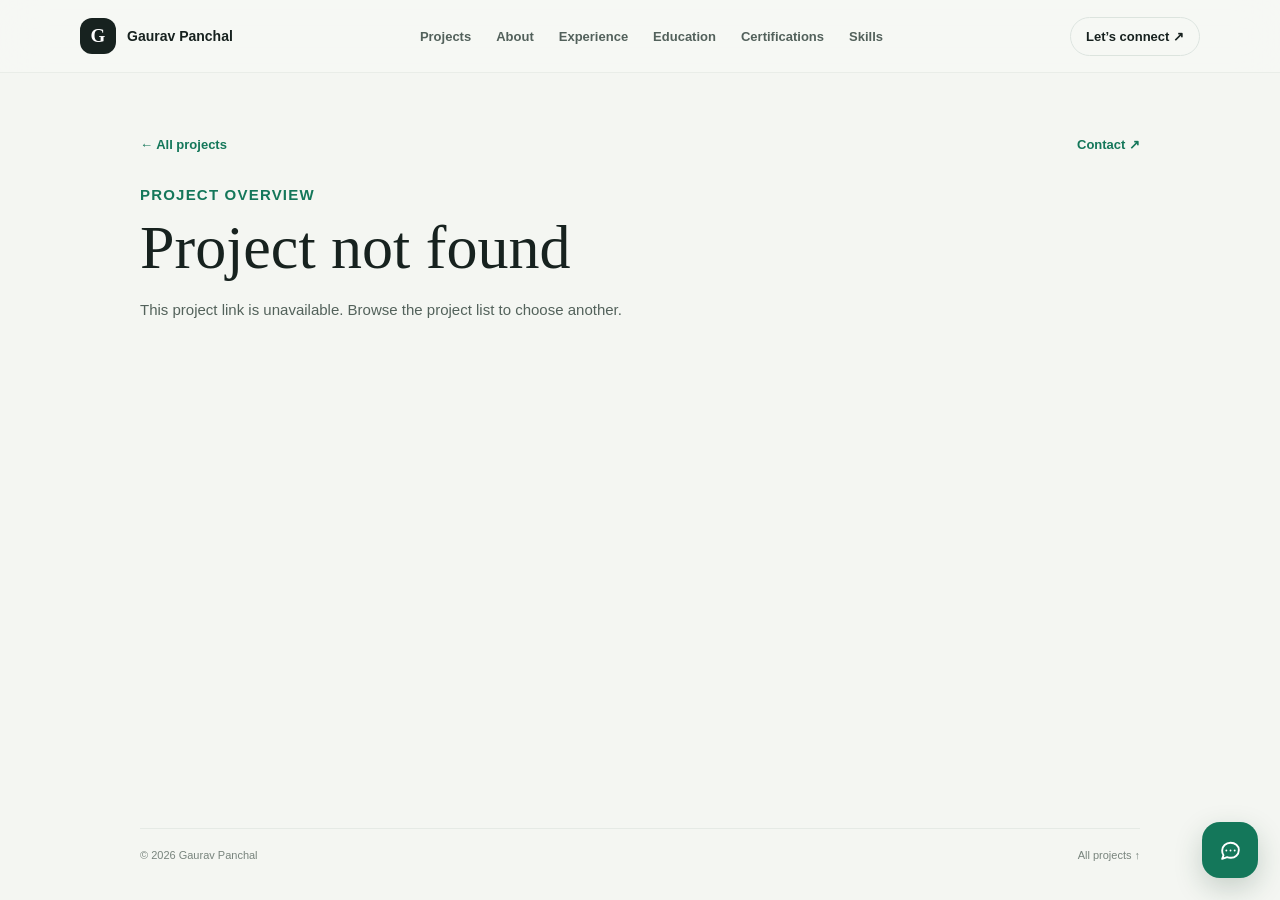
<file: project.html>
<!DOCTYPE html>
<html lang="en"><head><meta charset="UTF-8"><meta name="viewport" content="width=device-width,initial-scale=1"><meta name="theme-color" content="#f4f6f2"><meta name="description" content="Project details, tools, and key points from Gaurav Panchal's portfolio."><title>Project | Gaurav Panchal</title><link rel="stylesheet" href="portfolio-pages.css"></head><body class="project-detail-page">
<header class="site-header"><div class="header-inner"><a class="brand" href="index.html"><span class="brand-mark">G</span><span>Gaurav Panchal</span></a><nav class="header-nav" aria-label="Main navigation"><a href="projects.html">Projects</a><a href="about.html">About</a><a href="experience.html">Experience</a><a href="education.html">Education</a><a href="certifications.html">Certifications</a><a href="skills.html">Skills</a></nav><a class="header-contact" href="contact.html">Let’s connect ↗</a></div></header>
<main class="page-main"><div class="detail-top"><a class="text-link" href="projects.html">← All projects</a><a class="home-back-mobile" href="index.html#home">← Back to home</a><a class="text-link" href="contact.html">Contact ↗</a></div><p class="eyebrow" id="projectType">Project overview</p><h1 class="page-title" id="projectTitle">Loading project…</h1><div class="detail-layout"><div><p class="detail-summary" id="projectSummary"></p><section class="detail-section"><h2>Key points</h2><ul id="projectPoints"></ul></section></div><aside class="detail-aside"><h2>Technologies &amp; tools</h2><div class="detail-tools" id="projectTools"></div><p class="detail-note">Project scope and implementation details are summarized from the current portfolio information.</p></aside></div><section class="case-study" id="harmolyricCaseStudy" hidden><div class="case-study-heading"><p class="eyebrow">Featured case study</p><h2>From Marathi lyrics to Indian Sargam</h2><p>A multi-stage audio intelligence pipeline for separating vocals, recognizing Devanagari lyrics, detecting polyphonic harmonium notes, and presenting the synchronized result.</p></div><div class="case-study-grid"><article><span class="case-study-number">01</span><h3>The challenge</h3><p>Traditional transcription asks a musician to listen repeatedly, identify Marathi lyrics, recognize overlapping harmonium notes, and align both by hand. HarmoLyric AI brings those steps into one repeatable workflow.</p></article><article><span class="case-study-number">02</span><h3>The approach</h3><p>Audio is standardized to 16 kHz mono, separated with Spleeter, transcribed with Marathi Whisper timestamps, and transformed with Librosa features. A CNN + Bi-LSTM model then performs multi-label pitch-class detection.</p></article><article><span class="case-study-number">03</span><h3>The result</h3><p>Detected Western pitch classes are mapped to Sargam from the user's selected Sa, smoothed into meaningful events, synchronized with lyric timestamps, and exported as JSON or CSV for the dashboard.</p></article></div><figure class="project-figure project-figure-wide"><img src="HAIworkflow.png" alt="HarmoLyric AI workflow from audio upload through transcription, note detection, Sargam mapping, and dashboard output" loading="lazy"><figcaption>End-to-end processing architecture</figcaption></figure><div class="case-study-results"><div><p class="eyebrow">Results &amp; accuracy</p><h2>Designed for polyphonic musical detail</h2><p>The custom harmonium dataset contains more than 21,000 samples spanning isolated notes, triads, and multiple octaves. The balanced 12-class model regularly reached over 95% confidence on clean single-note inputs, with a 50% activation threshold for multi-label predictions.</p></div><ul><li><strong>12</strong><span>pitch classes</span></li><li><strong>21k+</strong><span>audio samples</span></li><li><strong>0.12s</strong><span>short-event cleanup</span></li><li><strong>8.33%</strong><span>balanced class share</span></li></ul></div><figure class="project-figure project-figure-ui"><img src="HAIUI.png" alt="HarmoLyric AI interface showing synchronized Marathi lyrics and Sargam notation" loading="lazy"><figcaption>Interactive transcription dashboard</figcaption></figure></section></main>
<section class="implementation-section" id="implementationMethod"><div class="section-heading"><p class="eyebrow">How it was implemented</p><h2>End-to-end build method</h2><p>The system is organized as a queue-based Flask application. Each stage produces a structured output that becomes the input for the next stage, keeping audio processing, machine learning, and presentation logic separate.</p></div><ol class="implementation-list"><li><span class="implementation-index">01</span><div><h3>Accept and validate the upload</h3><p>Flask receives the audio file and the user's base note, Sa. The application validates the extension, stores the upload, and creates a job record instead of blocking the browser.</p><span class="implementation-tech">Flask · HTML5 · Jinja2</span></div></li><li><span class="implementation-index">02</span><div><h3>Queue the heavy work</h3><p>Redis stores the job state and RQ sends the processing task to a background worker. This keeps Spleeter, Whisper, and model inference outside the normal request-response cycle.</p><span class="implementation-tech">Redis · RQ · Python</span></div></li><li><span class="implementation-index">03</span><div><h3>Standardize the audio</h3><p>Pydub converts WAV, MP3, M4A, and FLAC inputs into normalized 16 kHz mono WAV audio so every downstream model receives a predictable signal.</p><span class="implementation-tech">Pydub · WAV · 16 kHz mono</span></div></li><li><span class="implementation-index">04</span><div><h3>Separate vocals and harmonium</h3><p>Spleeter splits the mixed recording into vocal and accompaniment stems. The vocal stem is reserved for Marathi speech recognition, while the harmonium stem is analyzed for musical notes.</p><span class="implementation-tech">Spleeter · source separation</span></div></li><li><span class="implementation-index">05</span><div><h3>Transcribe Marathi lyrics</h3><p>Whisper processes the vocal stem and returns Devanagari text with start and end timestamps. Grapheme-aware text handling preserves Marathi matras and conjunct characters for correct display.</p><span class="implementation-tech">OpenAI Whisper · Marathi ASR</span></div></li><li><span class="implementation-index">06</span><div><h3>Build the musical representation</h3><p>Librosa slices the harmonium stem using lyric intervals and extracts mel-spectrogram, chromagram, and pitch-cents features. These are resized and stacked into a three-channel tensor for the model.</p><span class="implementation-tech">Librosa · NumPy · SpecStacker</span></div></li><li><span class="implementation-index">07</span><div><h3>Predict and smooth pitch classes</h3><p>The CRNN combines CNN layers for spectral patterns with a Bi-LSTM for time context. Sigmoid outputs allow several notes to be active together; thresholding and event merging remove brief prediction flicker.</p><span class="implementation-tech">TensorFlow / Keras · CNN · Bi-LSTM</span></div></li><li><span class="implementation-index">08</span><div><h3>Map, synchronize, and export</h3><p>Detected Western pitch classes are converted to Sargam using semitone distance from the selected Sa. Lyrics, notes, and timestamps are joined into JSON, converted to CSV, and rendered in the dashboard.</p><span class="implementation-tech">Sargam mapping · JSON · CSV · Jinja2</span></div></li></ol><div class="method-section"><div class="section-heading"><p class="eyebrow">Methodology</p><h2>Why this approach works</h2></div><div class="method-grid"><article><h3>Audio signal processing</h3><p>Mel-spectrograms describe frequency energy over time, chromagrams capture pitch-class energy, and cents values retain finer pitch movement.</p></article><article><h3>Multi-label classification</h3><p>Harmonium can produce simultaneous notes, so sigmoid outputs are used instead of softmax. A threshold activates every pitch class that is present.</p></article><article><h3>Temporal synchronization</h3><p>Whisper timestamps define lyric windows, while note events are merged and aligned to those same intervals for a readable transcription.</p></article><article><h3>Data improvement</h3><p>More than 21,000 samples are balanced across 12 pitch classes and expanded with pitch shifting, time stretching, and controlled noise.</p></article></div></div></section><footer class="page-footer"><span>© 2026 Gaurav Panchal</span><a href="projects.html">All projects ↑</a></footer>
<section class="method-section accuracy-detail" id="accuracyDetails"><div class="section-heading"><p class="eyebrow">Results &amp; accuracy</p><h2>Measured performance on harmonium data</h2><p>HarmoLyric AI was evaluated using a custom harmonium dataset containing more than 21,000 audio samples, including isolated notes and polyphonic triads across different harmonium octaves.</p></div><div class="case-study-grid accuracy-grid"><article><h3>Dataset balance</h3><p>The 12 chromatic pitch classes were balanced to approximately 8.33% each in the final distribution.</p></article><article><h3>Clean-note confidence</h3><p>The correct pitch class regularly produced more than 0.95 confidence on clean, isolated notes.</p></article><article><h3>Activation threshold</h3><p>A 0.50 confidence threshold determined whether a pitch class was active.</p></article></div><h3 class="accuracy-subheading">Detected musical elements</h3><div class="case-study-grid accuracy-grid"><article><h3>Sa (Root)</h3><p>450 detections</p></article><article><h3>Pa (Drone)</h3><p>380 detections</p></article><article><h3>C-Major Triad</h3><p>210 detections</p></article><article><h3>Ga (Melody)</h3><p>150 detections</p></article><article><h3>Re (Melody)</h3><p>120 detections</p></article><article><h3>Transient Taan</h3><p>45 detections</p></article></div><div class="accuracy-notes"><p>Because the model uses multi-label classification, it detected simultaneous notes such as the three notes of a C-Major triad instead of selecting only the loudest note.</p><p>Temporal post-processing used <code>merge_and_threshold_events</code> to merge consecutive identical predictions and remove events shorter than approximately 0.12 seconds. This reduced frame-level flickering and produced smoother note sequences.</p><p>Spleeter followed by Whisper gave more reliable Marathi lyric transcription than processing the mixed recording directly. Harmonium leakage into the vocal stem reduced Whisper confidence and could produce incorrect Devanagari text.</p><p>The report notes a slight reduction in confidence for highly compressed, low-bitrate MP3 files.</p></div></section>
<section class="case-study querygenie-case-study" id="querygenieCaseStudy" hidden><div class="case-study-heading"><p class="eyebrow">Featured case study</p><h2>From a business question to a trusted answer</h2><p>QueryGenie is an AI-powered SQL and NLP assistant that lets business users query relational data in natural language while the system handles schema context, SQL generation, validation, execution, and explanation.</p></div><div class="case-study-grid"><article><span class="case-study-number">01</span><h3>The problem</h3><p>Managers often need business answers but should not have to learn table names, joins, aggregation functions, or SQL syntax to find them.</p></article><article><span class="case-study-number">02</span><h3>The approach</h3><p>A Flask REST API sends the question and database schema context to an AI model, validates the generated read-only SQL, and executes it against the real database.</p></article><article><span class="case-study-number">03</span><h3>The outcome</h3><p>Query results are processed and turned into a clear business explanation, so the user receives an answer grounded in database data rather than an unsupported AI guess.</p></article></div><figure class="project-figure project-figure-wide querygenie-workflow"><img src="QGWF.png" alt="QueryGenie workflow from natural-language question through SQL generation, validation, database execution, and response" loading="lazy"><figcaption>QueryGenie end-to-end workflow</figcaption></figure><section class="implementation-section querygenie-implementation"><div class="section-heading"><p class="eyebrow">How it was implemented</p><h2>End-to-end NLP-to-SQL method</h2><p>Each stage keeps the user interface, AI reasoning, database access, and final response separate so the assistant remains understandable and maintainable.</p></div><ol class="implementation-list"><li><span class="implementation-index">01</span><div><h3>Receive the user's question</h3><p>The chatbot accepts everyday business questions such as total sales, top products, revenue by region, or orders during a date range.</p><span class="implementation-tech">Chatbot UI · Natural language</span></div></li><li><span class="implementation-index">02</span><div><h3>Send the request through Flask</h3><p>The frontend sends the question to a Flask REST endpoint. The backend becomes the controlled communication layer between the UI, AI model, and database.</p><span class="implementation-tech">Python · Flask · REST API</span></div></li><li><span class="implementation-index">03</span><div><h3>Ground the AI in the schema</h3><p>The prompt includes relevant tables and columns, such as product, region, sales, quantity, and order date, so the model can connect user language to real database fields.</p><span class="implementation-tech">Schema context · Prompt engineering</span></div></li><li><span class="implementation-index">04</span><div><h3>Generate SQL from intent</h3><p>The model interprets operations such as SUM, COUNT, AVG, MAX, filtering, grouping, sorting, and date analysis, then produces a query for the requested insight.</p><span class="implementation-tech">OpenAI API · NLP-to-SQL</span></div></li><li><span class="implementation-index">05</span><div><h3>Validate before execution</h3><p>The generated query is checked against the application's rules and restricted to permitted read-only operations such as SELECT, preventing destructive commands such as DELETE, DROP, or UPDATE.</p><span class="implementation-tech">SQL validation · Read-only checks</span></div></li><li><span class="implementation-index">06</span><div><h3>Execute and process the result</h3><p>The approved SQL runs against the SQL database. The backend converts scalar or tabular results into structured data for the response layer.</p><span class="implementation-tech">SQL · Relational database</span></div></li><li><span class="implementation-index">07</span><div><h3>Explain the business result</h3><p>The result is passed to the response-generation layer, which turns values such as 1250000 or grouped regional totals into a concise human-readable answer.</p><span class="implementation-tech">Natural language generation</span></div></li><li><span class="implementation-index">08</span><div><h3>Return the answer to the UI</h3><p>The Flask API returns a JSON response and the chatbot presents the explanation to the user without exposing unnecessary database or SQL complexity.</p><span class="implementation-tech">JSON · Chatbot interface</span></div></li></ol></section><section class="method-section querygenie-method"><div class="section-heading"><p class="eyebrow">Methodology</p><h2>Grounded, conversational data access</h2></div><div class="method-grid"><article><h3>Natural language understanding</h3><p>The system identifies the requested entity, metric, operation, filters, ranking, and time period from the user's wording.</p></article><article><h3>Database grounding</h3><p>Schema context connects natural-language terms to actual tables and columns, keeping SQL generation tied to the available data model.</p></article><article><h3>SQL safety</h3><p>Validation sits between the AI model and the database so generated statements can be restricted to permitted read-only operations.</p></article><article><h3>Natural language generation</h3><p>Actual query results are converted into a business explanation, following the flow: Ask, understand, generate, validate, execute, explain.</p></article></div></section><figure class="project-figure project-figure-ui querygenie-ui"><img src="QGUI.png" alt="QueryGenie chatbot interface for asking natural-language questions and receiving business answers" loading="lazy"><figcaption>QueryGenie chatbot interface</figcaption></figure></section>
<section class="method-section querygenie-technology" id="querygenieTechnology" hidden><div class="section-heading"><p class="eyebrow">Technology implementation</p><h2>What I built and what I used</h2><p>I built QueryGenie as a layered application: the chatbot collects the question, Flask controls the request, the AI model translates intent into SQL, the database supplies the factual result, and the response layer explains it in business language.</p></div><div class="method-grid"><article><h3>Python and Flask backend</h3><p>Python contains the application logic. Flask exposes the REST API, receives the user's question, coordinates the AI and database calls, handles errors, and returns the final JSON response.</p><span class="implementation-tech">Python · Flask · REST API</span></article><article><h3>Chatbot user interface</h3><p>The frontend provides a conversational input surface where a manager can ask questions in everyday language. It sends the request to the backend and renders the returned business explanation.</p><span class="implementation-tech">HTML5 · CSS · Chatbot UI</span></article><article><h3>OpenAI API and NLP</h3><p>The AI layer interprets intent, identifies metrics and filters, understands operations such as SUM or COUNT, and generates SQL using the supplied database schema context.</p><span class="implementation-tech">OpenAI API · NLP · Prompt engineering</span></article><article><h3>SQL database and schema</h3><p>The database stores the business records. QueryGenie gives the model table and column context, then executes approved queries against the actual data instead of asking the model to guess an answer.</p><span class="implementation-tech">SQL · Relational database · Schema grounding</span></article><article><h3>Validation and response layer</h3><p>A validation step restricts generated statements to permitted read-only operations before execution. Result processing then converts scalar or tabular output into a clear natural-language response.</p><span class="implementation-tech">SQL safety · JSON · Natural language generation</span></article></div></section><script>const implementationMethod=document.getElementById('implementationMethod');const accuracyDetails=document.getElementById('accuracyDetails');const querygenieCaseStudy=document.getElementById('querygenieCaseStudy');const querygenieTechnology=document.getElementById('querygenieTechnology');const pageMain=document.querySelector('.page-main');pageMain.append(implementationMethod,accuracyDetails,querygenieCaseStudy,querygenieTechnology);const isHarmoLyric=window.location.search.includes('project=harmolyric');const isQueryGenie=window.location.search.includes('project=querygenie');implementationMethod.hidden=!isHarmoLyric;accuracyDetails.hidden=!isHarmoLyric;querygenieCaseStudy.hidden=!isQueryGenie;querygenieTechnology.hidden=!isQueryGenie;</script>
<script>const projectFigureSpacing=document.createElement('style');projectFigureSpacing.textContent='.project-figure-ui{margin-top:72px}.project-figure-audio{margin-top:60px}.project-figure-audio::before{content:"Audio frequency representation";display:block;margin:0 0 14px;color:var(--ink);font-family:Georgia,"Times New Roman",serif;font-size:clamp(28px,4vw,40px);font-weight:500;line-height:1.1}.querygenie-ui::before{content:"QueryGenie chatbot UI"}@media(max-width:540px){.project-figure-ui{margin-top:52px}.project-figure-audio{margin-top:46px}.project-figure-audio::before{font-size:30px}.querygenie-ui::before{font-size:30px}}';document.head.append(projectFigureSpacing);const audioFigure=document.createElement('figure');audioFigure.className='project-figure project-figure-audio';audioFigure.innerHTML='<img src="HMD1.png" alt="Audio frequency visualization from the HarmoLyric AI project" loading="lazy"><figcaption>Audio frequency representation used during musical analysis</figcaption>';document.querySelector('.case-study').insertBefore(audioFigure,document.querySelector('.project-figure-ui'));</script>
<section class="case-study music-case-study" id="musicCaseStudy" hidden><div class="case-study-heading"><p class="eyebrow">Research case study</p><h2>Deep learning and generative AI for music</h2><p>This project is a systematic review of music-generation research, not one single application. It compares music representations, datasets, model families, generation tasks, and evaluation methods across multiple studies.</p></div><div class="case-study-grid"><article><span class="case-study-number">01</span><h3>The research question</h3><p>How can deep learning learn musical structure and generate new melodies, performances, audio, or multi-track compositions from existing music?</p></article><article><span class="case-study-number">02</span><h3>The comparison</h3><p>The review studies MIDI, spectrogram, and raw-waveform inputs alongside RNNs, LSTMs, GRUs, GANs, VAEs, Transformers, diffusion, and reinforcement learning.</p></article><article><span class="case-study-number">03</span><h3>The conclusion</h3><p>MIDI is a strong structured representation, while MIDI + LSTM, GAN approaches, MusicGen, MusicLM, and symbolic diffusion each perform well for different generation goals.</p></article></div><figure class="project-figure project-figure-wide music-workflow"><img src="MGWF.png" alt="Conceptual music generation workflow from music data and representations through deep learning models and evaluation" loading="lazy"><figcaption>Conceptual music-generation research workflow</figcaption></figure><section class="implementation-section music-implementation"><div class="section-heading"><p class="eyebrow">How the research is organized</p><h2>From music data to evaluated generation</h2><p>The review compares branches of a common pipeline rather than claiming one universal system. Each study chooses a representation and model based on the generation task.</p></div><ol class="implementation-list"><li><span class="implementation-index">01</span><div><h3>Choose the music representation</h3><p>MIDI stores notes, pitch, timing, duration, velocity, instruments, and chords. Spectrograms represent time, frequency, and intensity, while raw waveforms preserve the audio signal directly.</p><span class="implementation-tech">MIDI · Spectrogram · Raw waveform</span></div></li><li><span class="implementation-index">02</span><div><h3>Prepare features or tokens</h3><p>The selected representation is converted into numerical sequences, image-like spectrograms, or audio tokens that a model can learn from.</p><span class="implementation-tech">MIDI processing · FFT · Spectrogram processing</span></div></li><li><span class="implementation-index">03</span><div><h3>Compare sequence models</h3><p>RNN, LSTM, and GRU models learn temporal relationships. Transformers use self-attention to connect distant positions and support longer musical context.</p><span class="implementation-tech">RNN · LSTM · GRU · Transformer</span></div></li><li><span class="implementation-index">04</span><div><h3>Compare generative models</h3><p>GANs learn through generator-discriminator competition, VAEs learn a controllable latent space, normalizing flows transform probability distributions, and diffusion models learn denoising.</p><span class="implementation-tech">GAN · VAE · Flow · Diffusion</span></div></li><li><span class="implementation-index">05</span><div><h3>Generate the music</h3><p>Autoregressive systems generate one element at a time. WaveNet works with raw audio, while MusicGen and MusicLM use language-model-style conditioning for text, melody, or semantic and acoustic tokens.</p><span class="implementation-tech">WaveNet · MusicGen · MusicLM · EnCodec</span></div></li><li><span class="implementation-index">06</span><div><h3>Evaluate multiple dimensions</h3><p>Generated music is compared using distribution metrics, pitch and duration consistency, prompt relevance, musical structure, creativity, diversity, and human listener ratings.</p><span class="implementation-tech">FID · FAD · KL · CLAP · MMD · Human evaluation</span></div></li></ol></section><section class="method-section music-method"><div class="section-heading"><p class="eyebrow">Technologies and methodologies</p><h2>What the review studies</h2></div><div class="method-grid"><article><h3>Symbolic generation</h3><p>MIDI is compact and preserves musical structure, making it suitable for sequence models such as LSTM and symbolic diffusion systems.</p></article><article><h3>Audio generation</h3><p>Spectrogram and raw-waveform approaches study how models can generate playable audio, including SpecGAN and WaveGAN comparisons.</p></article><article><h3>Conditional generation</h3><p>MusicGen and MusicLM study text-conditioned, melody-conditioned, and hierarchical token-based generation.</p></article><article><h3>Reinforcement learning</h3><p>Bach2Bach and RE-RL Tuner use reward-based learning to encourage musical behavior, structure, and coherence.</p></article><article><h3>Research datasets</h3><p>The reviewed studies use datasets including MagnaTagATune, YouTube Piano, MusicCaps, MAESTRO, VoxCeleb2, FreeSound, Looperman, pop MIDI, and Bach music.</p></article><article><h3>Evaluation methodology</h3><p>There is no single accuracy score for generative music. FID, FAD, KL, CLAP, Inception Score, MMD, pitch consistency, duration consistency, and human ratings measure different properties.</p></article></div></section><section class="method-section music-results"><div class="section-heading"><p class="eyebrow">Reported results</p><h2>How performance is interpreted</h2><p>The review compares results within their original studies. These values should not be treated as one overall accuracy for the entire project.</p></div><div class="case-study-grid accuracy-grid"><article><h3>Symbolic diffusion</h3><p>Pitch consistency: 99%. Duration consistency: 96% unconditional and 97% for infilling. Reported FID: 0.0166. Reported MMD: 0.0018.</p></article><article><h3>WaveGAN</h3><p>Reported Inception Score: 4.67 ± 0.01. Human recognition: 58%. Human quality rating: 2.3/5.</p></article><article><h3>SpecGAN</h3><p>Reported Inception Score: 3.71. Human recognition: 66%. Human quality rating: 1.9/5.</p></article><article><h3>RE-RL Tuner</h3><p>Reported human rating: approximately 3.58/5.</p></article><article><h3>MusicGen</h3><p>Reported as strong among compared baselines for KL divergence and CLAP, and slightly worse than Noise2Music on FAD.</p></article><article><h3>Important limitation</h3><p>Different studies use different metrics and datasets, so direct comparison is difficult. Human evaluation remains important for quality and creativity.</p></article></div></section><figure class="project-figure project-figure-ui music-ui"><img src="MGUI.png" alt="AI music generation project interface showing the research and generation concept" loading="lazy"><figcaption>AI music generation project interface</figcaption></figure></section><script>const musicCaseStudy=document.getElementById('musicCaseStudy');const pageMainForMusic=document.querySelector('.page-main');pageMainForMusic.append(musicCaseStudy);const isMusicProject=window.location.search.includes('project=music');musicCaseStudy.hidden=!isMusicProject;</script>
<section class="method-section music-accuracy" id="musicAccuracyMethodology" hidden><div class="section-heading"><p class="eyebrow">Results &amp; accuracy methodology</p><h2>How generated music is evaluated</h2><p>Music generation is a generative task, so this research does not use one classification-style accuracy percentage. Each study evaluates a different property of the generated music and should be interpreted within its original dataset, task, and metric.</p></div><div class="method-grid"><article><h3>Distribution similarity</h3><p>FID, FAD, KL divergence, and MMD compare generated and real-data distributions. Lower values generally indicate that the generated distribution is closer to the reference data.</p></article><article><h3>Musical consistency</h3><p>Pitch consistency checks whether generated pitches follow expected behavior. Duration consistency checks whether note lengths remain musically coherent.</p></article><article><h3>Prompt relevance</h3><p>CLAP measures alignment between generated audio and a text prompt. Inception Score estimates sample quality and diversity, although the review notes limits when applying image-oriented metrics to music.</p></article><article><h3>Human evaluation</h3><p>Listeners rate quality, realism, creativity, structure, diversity, musical consistency, or prompt relevance, often on a 1-to-5 scale.</p></article></div><h3 class="accuracy-subheading">Reported results from the review</h3><div class="case-study-grid accuracy-grid"><article><h3>Symbolic diffusion</h3><p>Pitch consistency reached 99% for unconditional generation and 97% for infilling. Duration consistency reached 96% unconditional and 97% for infilling. Reported FID was 0.0166 and MMD was 0.0018.</p></article><article><h3>WaveGAN</h3><p>Reported Inception Score was 4.67 ± 0.01, human recognition was 58%, and human quality was 2.3/5.</p></article><article><h3>SpecGAN</h3><p>Reported Inception Score was 3.71, human recognition was 66%, and human quality was 1.9/5.</p></article><article><h3>RE-RL Tuner</h3><p>Reported human rating was approximately 3.58/5, showing the importance of listener evaluation for generated music.</p></article><article><h3>MusicGen</h3><p>The review reports strong results among compared baselines for KL divergence and CLAP, with slightly weaker FAD than Noise2Music.</p></article><article><h3>How to state the result</h3><p>The correct conclusion is that there is no single accuracy value. Results depend on the model, representation, dataset, generation task, metric, and human evaluation protocol.</p></article></div></section><script>const musicAccuracyMethodology=document.getElementById('musicAccuracyMethodology');document.querySelector('.page-main').append(musicAccuracyMethodology);musicAccuracyMethodology.hidden=!window.location.search.includes('project=music');</script>
<section class="case-study civicvision-case-study" id="civicvisionCaseStudy" hidden><div class="case-study-heading"><p class="eyebrow">Featured case study</p><h2>CivicVision: smarter civic issue management</h2><p>CivicVision is a proposed multimodal AI and civic analytics platform for managing public complaints. Citizens submit text, images, and location data; the system classifies the issue, prioritizes it, detects duplicates, routes it to a department, and turns the growing complaint stream into actionable city analytics.</p></div><div class="case-study-grid"><article><span class="case-study-number">01</span><h3>The civic problem</h3><p>Traditional complaint systems store submissions but leave classification, routing, duplicate detection, and city-level pattern discovery largely to manual processes.</p></article><article><span class="case-study-number">02</span><h3>The multimodal approach</h3><p>CivicVision combines NLP for complaint text, MobileNetV2 transfer learning for images, coordinates for geographic context, and NoSQL documents for flexible complaint records.</p></article><article><span class="case-study-number">03</span><h3>The analytics outcome</h3><p>Kafka and Spark extend the platform from complaint management into streaming, department analysis, hotspot detection, resolution prediction, and future complaint forecasting.</p></article></div><figure class="project-figure project-figure-wide civicvision-workflow"><img src="CVWF.png" alt="CivicVision architecture from citizen complaint text, image, and location through AI processing, Kafka, MongoDB, Spark, predictions, and authority dashboard" loading="lazy"><figcaption>CivicVision end-to-end architecture</figcaption></figure><section class="implementation-section civicvision-implementation"><div class="section-heading"><p class="eyebrow">How it was implemented</p><h2>From citizen report to civic insight</h2><p>The system is organized as a multimodal event pipeline. Each layer produces structured information that supports the next decision while keeping storage, AI inference, streaming, analytics, and presentation responsibilities separate.</p></div><ol class="implementation-list"><li><span class="implementation-index">01</span><div><h3>Collect a multimodal complaint</h3><p>A citizen submits a description, an optional image, GPS coordinates or locality, and basic complaint metadata through the web or mobile interface.</p><span class="implementation-tech">React · HTML5 · JavaScript · FastAPI</span></div></li><li><span class="implementation-index">02</span><div><h3>Understand the complaint text</h3><p>Text preprocessing cleans the description and converts it into features. TF-IDF with Logistic Regression, SVM, Naive Bayes, or Random Forest can classify categories such as garbage, road damage, water, electricity, drainage, traffic, and street lights.</p><span class="implementation-tech">NLP · TF-IDF · Scikit-learn</span></div></li><li><span class="implementation-index">03</span><div><h3>Classify the complaint image</h3><p>The image is resized, normalized, and augmented before a CNN or MobileNetV2 model predicts visual classes such as garbage, road damage, flooding, water leakage, drainage, or street-light problems.</p><span class="implementation-tech">TensorFlow / Keras · CNN · MobileNetV2 · Transfer learning</span></div></li><li><span class="implementation-index">04</span><div><h3>Combine AI signals and route the case</h3><p>Text category, image category, location, severity keywords, affected people, and prior complaints are combined to assign priority and recommend the responsible municipal department.</p><span class="implementation-tech">Feature fusion · Random Forest · XGBoost</span></div></li><li><span class="implementation-index">05</span><div><h3>Detect duplicate complaints</h3><p>TF-IDF cosine similarity is combined with category and geographic distance. A high similarity score can flag reports about the same civic incident instead of creating unnecessary duplicate work.</p><span class="implementation-tech">Cosine similarity · Geospatial matching</span></div></li><li><span class="implementation-index">06</span><div><h3>Store flexible complaint documents</h3><p>MongoDB stores the description, image reference, user, coordinates, AI predictions, confidence, status, timestamps, comments, and resolution history in a flexible document. Neo4j can model relationships between citizens, complaints, localities, categories, and departments.</p><span class="implementation-tech">MongoDB · MongoDB Atlas · Neo4j</span></div></li><li><span class="implementation-index">07</span><div><h3>Stream and process events</h3><p>Kafka topics can carry complaints, images, status changes, predictions, and notifications. Spark or PySpark processes larger datasets for category trends, department performance, monthly growth, and peak complaint periods.</p><span class="implementation-tech">Apache Kafka · Apache Spark · PySpark</span></div></li><li><span class="implementation-index">08</span><div><h3>Predict and visualize civic patterns</h3><p>DBSCAN identifies geographic hotspots, Random Forest or XGBoost predicts priority and resolution time, and LSTM can forecast future complaint volume. The authority dashboard presents status, trends, high-risk areas, and predictions.</p><span class="implementation-tech">DBSCAN · XGBoost · LSTM · Plotly · Power BI</span></div></li></ol></section><section class="method-section civicvision-method"><div class="section-heading"><p class="eyebrow">Technologies and methodology</p><h2>Engineering choices behind CivicVision</h2></div><div class="method-grid"><article><h3>Multimodal AI</h3><p>Text, image, and location are used together so the system can understand both what the citizen reports and where the issue occurs.</p></article><article><h3>NoSQL data modeling</h3><p>MongoDB handles changing complaint fields naturally, while Neo4j is an optional graph layer for relationships among localities, departments, categories, and repeated issues.</p></article><article><h3>Big data streaming</h3><p>Kafka provides an event layer for near-real-time processing, while Spark supports distributed analytics across large complaint histories.</p></article><article><h3>Supervised learning</h3><p>Text and image classifiers are trained and compared using labeled civic examples. Priority and resolution-time models use complaint and operational features.</p></article><article><h3>Geospatial analytics</h3><p>DBSCAN groups nearby complaint coordinates to reveal hotspots such as localities with unusually high issue density.</p></article><article><h3>Predictive governance</h3><p>Historical complaint counts and resolution records support forecasts that help authorities respond before recurring problems grow.</p></article><article><h3>Deployment and tooling</h3><p>Python, FastAPI, Uvicorn, Docker, Git, MongoDB Atlas, Jupyter, Streamlit, Plotly, and Power BI support development, deployment, analysis, and reporting.</p></article><article><h3>Optional CivicAI assistant</h3><p>An LLM with retrieval-augmented context can explain complaint status and service rules, but it remains an optional module rather than the core research contribution.</p></article></div></section><section class="method-section civicvision-results"><div class="section-heading"><p class="eyebrow">Results and accuracy</p><h2>Evidence, baselines, and honest reporting</h2><p>CivicVision's own results must be measured after training its selected dataset. The available reference paper reports image-classification performance for 5,494 images across four categories; those results are reference benchmarks, not CivicVision results.</p></div><div class="case-study-grid accuracy-grid"><article><h3>Reference dataset</h3><p>The paper used 5,494 images across Damaged Road, Flood, Trash, and Homeless People, with 85% used for training and the remaining images for testing.</p></article><article><h3>Reference test result</h3><p>The reported test counts were 813 correct classifications out of 826 test images, giving a calculated overall accuracy of approximately 98.43%.</p></article><article><h3>Reference class results</h3><p>Damaged Road: 99.38%. Flood: 97.75%. Trash: 98.35%. Homeless People: 98.36%.</p></article></div><div class="accuracy-notes"><p><strong>Methodology for CivicVision evaluation:</strong> split collected data into training, validation, and test sets; compare TF-IDF text models; compare CNN and MobileNetV2 image models; report accuracy, precision, recall, F1-score, confusion matrices, and ROC-AUC where appropriate.</p><p>For resolution-time prediction, report MAE and RMSE. For hotspot clustering, report cluster quality such as silhouette score. For complaint forecasting, report time-series error. These measurements must be calculated from CivicVision's own labeled data rather than copied from the reference paper.</p><p>The key research result is therefore a comparative evaluation across text classification, image classification, priority prediction, resolution prediction, duplicate detection, hotspot analysis, and forecasting, not one unsupported accuracy number.</p></div></section><div class="civicvision-ui-grid"><figure class="project-figure civicvision-ui"><h3>Citizen and authority interface</h3><img src="CVUI1.png" alt="CivicVision civic issue management user interface" loading="lazy"><figcaption>Civic issue submission and management interface</figcaption></figure><figure class="project-figure civicvision-ui"><h3>Analytics dashboard interface</h3><img src="CVUI2.png" alt="CivicVision civic analytics dashboard interface" loading="lazy"><figcaption>Municipal analytics and prediction dashboard</figcaption></figure></div></section><script>const civicvisionCaseStudy=document.getElementById('civicvisionCaseStudy');document.querySelector('.page-main').append(civicvisionCaseStudy);const isCivicVision=window.location.search.includes('project=civicvision');civicvisionCaseStudy.hidden=!isCivicVision;</script>
<script>const civicvisionStyle=document.createElement('style');civicvisionStyle.textContent='.civicvision-ui-grid{display:grid;gap:34px;margin-top:56px}.civicvision-ui h3{margin:0 0 14px;font-family:Georgia,"Times New Roman",serif;font-size:clamp(24px,3vw,34px);font-weight:500;line-height:1.15}@media(max-width:540px){.civicvision-ui-grid{gap:26px;margin-top:40px}.civicvision-ui h3{font-size:26px}}';document.head.append(civicvisionStyle);</script>
<section class="case-study emotion-case-study" id="emotionCaseStudy" hidden><div class="case-study-heading"><p class="eyebrow">Featured case study</p><h2>Multimodal emotion detection from face and speech</h2><p>This deep-learning project recognizes emotion by combining facial expressions from a camera with speech characteristics from a microphone. The two modalities provide complementary signals, making the prediction more robust than relying on only a face or only a voice.</p></div><div class="case-study-grid"><article><span class="case-study-number">01</span><h3>The challenge</h3><p>Facial emotion can be affected by lighting, pose, blur, and occlusion, while speech emotion changes with noise, microphones, accents, and speaking style.</p></article><article><span class="case-study-number">02</span><h3>The multimodal solution</h3><p>Facial and speech models learn separate embeddings, irrelevant features are reduced with Chi-Square selection, and the selected features are fused for final emotion classification.</p></article><article><span class="case-study-number">03</span><h3>The result</h3><p>The reference architecture improves recognition by combining modalities rather than asking one signal to explain every emotional state on its own.</p></article></div><figure class="project-figure project-figure-wide emotion-workflow"><img src="EDWF.png" alt="Emotion detection workflow from camera and microphone through facial and speech features, fusion, and emotion classification" loading="lazy"><figcaption>End-to-end multimodal emotion-recognition workflow</figcaption></figure><section class="implementation-section emotion-implementation"><div class="section-heading"><p class="eyebrow">How it was implemented</p><h2>From camera and microphone to emotion</h2><p>The system is built as two synchronized processing branches. Each branch extracts a modality-specific representation before feature selection, fusion, and final classification.</p></div><ol class="implementation-list"><li><span class="implementation-index">01</span><div><h3>Capture both modalities</h3><p>The camera provides video frames and the microphone provides a speech signal. The system keeps the facial and audio streams associated with the same observation window.</p><span class="implementation-tech">OpenCV · SoundDevice / PyAudio · Python</span></div></li><li><span class="implementation-index">02</span><div><h3>Preprocess the face frames</h3><p>OpenCV detects the face, crops the relevant region, resizes and normalizes it, and can apply augmentation for changes in lighting, pose, blur, and occlusion.</p><span class="implementation-tech">OpenCV · MTCNN / RetinaFace / MediaPipe</span></div></li><li><span class="implementation-index">03</span><div><h3>Extract facial embeddings</h3><p>A CNN or transfer-learning model such as ResNet, EfficientNet, or Inception-ResNet-v2 learns high-level patterns from eyes, mouth, eyebrows, facial muscles, and overall expression.</p><span class="implementation-tech">TensorFlow / Keras · CNN · Inception-ResNet-v2</span></div></li><li><span class="implementation-index">04</span><div><h3>Prepare the speech signal</h3><p>The audio is loaded and converted into time-frequency features such as MFCC, mel spectrogram, chroma, spectral contrast, and zero-crossing rate.</p><span class="implementation-tech">Librosa · MFCC · Mel spectrogram</span></div></li><li><span class="implementation-index">05</span><div><h3>Learn speech emotion over time</h3><p>A CNN extracts local acoustic patterns from the spectrogram, while an LSTM or Bi-LSTM learns temporal information across the speech sequence. The reference architecture uses two convolution layers, max pooling, and a 256-dimensional LSTM output.</p><span class="implementation-tech">CNN-LSTM · LSTM / Bi-LSTM · ReLU</span></div></li><li><span class="implementation-index">06</span><div><h3>Reduce redundant features</h3><p>Chi-Square feature selection measures the relationship between features and emotion classes, removing lower-value or redundant signals before fusion.</p><span class="implementation-tech">Chi-Square · Feature selection</span></div></li><li><span class="implementation-index">07</span><div><h3>Fuse the two embeddings</h3><p>The facial and speech feature vectors are concatenated or combined through feature-level or decision-level fusion. The fused representation contains visual and acoustic evidence together.</p><span class="implementation-tech">Feature fusion · Multimodal learning</span></div></li><li><span class="implementation-index">08</span><div><h3>Classify and display the emotion</h3><p>A Softmax, dense neural network, SVM, or LIBSVM classifier predicts Happy, Sad, Angry, Fear, Disgust, or Neutral and returns the final label with evaluation scores.</p><span class="implementation-tech">LIBSVM · Softmax · FastAPI / Flask · HTML / CSS / JavaScript</span></div></li></ol></section><section class="method-section emotion-method"><div class="section-heading"><p class="eyebrow">Technologies and methodology</p><h2>Algorithms behind the model</h2></div><div class="method-grid"><article><h3>Computer vision</h3><p>OpenCV handles camera input, frame extraction, face detection, cropping, resizing, normalization, and visual preprocessing.</p></article><article><h3>Audio signal processing</h3><p>Librosa converts speech into MFCC, mel-spectrogram, chroma, spectral, and zero-crossing features suitable for deep learning.</p></article><article><h3>Deep feature learning</h3><p>CNN and Inception-ResNet-v2 learn facial patterns, while CNN-LSTM learns local speech features and temporal voice information.</p></article><article><h3>Traditional ML baselines</h3><p>Logistic Regression, Random Forest, SVM, KNN, and Decision Tree can provide comparison baselines before the multimodal deep model.</p></article><article><h3>Fusion strategies</h3><p>Feature-level fusion combines embeddings before classification; decision-level fusion combines modality predictions at the output stage.</p></article><article><h3>Emotion classes</h3><p>The practical classifier can recognize Happy, Sad, Angry, Fear, Disgust, and Neutral, subject to the labels available in the selected dataset.</p></article><article><h3>Datasets</h3><p>RAVDESS and CREMA-D support audiovisual emotion research. MELD and MOSI provide multimodal video, speech, and emotion annotations used in the reference study.</p></article><article><h3>Application stack</h3><p>Python, TensorFlow/Keras or PyTorch, OpenCV, Librosa, FastAPI or Flask, and a browser interface support training, inference, and presentation.</p></article></div></section><section class="method-section emotion-results"><div class="section-heading"><p class="eyebrow">Results and accuracy</p><h2>Reference performance and honest evaluation</h2><p>The figures below come from the supplied research paper. They are reference benchmarks, not results from this portfolio implementation. Your own accuracy should be reported only after training and testing your selected dataset.</p></div><div class="case-study-grid accuracy-grid"><article><h3>Unimodal comparison</h3><p>Voice recognition: 83.72%. Video or facial recognition: 80.19%. Multimodal recognition: 88.64%.</p></article><article><h3>Dataset results</h3><p>Reported overall accuracy was 87.56% on MOSI and 90.06% on MELD for the proposed multimodal architecture.</p></article><article><h3>Facial features</h3><p>Fully connected features from Inception-ResNet-v2 produced the strongest facial feature recognition rate reported in the study: 85.75%.</p></article><article><h3>Emotion-level results</h3><p>Happy: 90.89%. Angry: 91.26%. Disgust: 76.72%. Sad: 87.13%. Fear: 89.28%.</p></article><article><h3>Feature-selection result</h3><p>The study reports that adding Chi-Square feature selection improved multimodal recognition by approximately three percentage points in its experiment.</p></article><article><h3>Evaluation methodology</h3><p>For your own model, report training, validation, and test accuracy with precision, recall, F1-score, and a confusion matrix. Compare face-only, speech-only, and fused models.</p></article></div><div class="accuracy-notes"><p>Real-world evaluation should also record per-class performance because emotions such as fear, sadness, and disgust can be confused. Report lighting, occlusion, background noise, accents, and class balance as limitations.</p><p>The professional conclusion is that multimodal fusion is more informative than either modality alone in the reference experiment, but your project’s final accuracy must come from your own trained and tested implementation.</p></div></section><figure class="project-figure project-figure-ui emotion-ui"><img src="EDUI.png" alt="Multimodal emotion detection project interface showing facial and speech emotion analysis" loading="lazy"><figcaption>Multimodal emotion detection interface</figcaption></figure></section><script>const emotionCaseStudy=document.getElementById('emotionCaseStudy');const emotionStyle=document.createElement('style');emotionStyle.textContent='.emotion-ui{margin-top:72px}.emotion-ui::before{content:"Multimodal emotion detection UI";display:block;margin:0 0 14px;color:var(--ink);font-family:Georgia,"Times New Roman",serif;font-size:clamp(28px,4vw,40px);font-weight:500;line-height:1.1}@media(max-width:540px){.emotion-ui{margin-top:52px}.emotion-ui::before{font-size:30px}}';document.head.append(emotionStyle);document.querySelector('.page-main').append(emotionCaseStudy);emotionCaseStudy.hidden=!window.location.search.includes('project=emotion');</script>
<section class="case-study ipl-case-study" id="iplCaseStudy" hidden><div class="case-study-heading"><p class="eyebrow">Featured case study</p><h2>IPL Cricket Data Analysis: from raw records to insights</h2><p>An end-to-end sports analytics project that transforms IPL match, delivery, team, player, venue, toss, batting, and bowling data into structured metrics and interactive business-style dashboards.</p></div><div class="case-study-grid"><article><span class="case-study-number">01</span><h3>The data problem</h3><p>Raw sports datasets contain match-level and delivery-level records that must be cleaned, standardized, joined, and transformed before meaningful comparisons can be made.</p></article><article><span class="case-study-number">02</span><h3>The analytical method</h3><p>Python handles exploration and preprocessing, MySQL stores related tables and supports SQL analysis, and Power BI turns the resulting metrics into an interactive report.</p></article><article><span class="case-study-number">03</span><h3>The outcome</h3><p>The project communicates team performance, player contribution, venue behavior, toss patterns, season trends, and match outcomes through measurable KPIs and visual storytelling.</p></article></div><figure class="project-figure project-figure-wide ipl-workflow"><img src="CAWF.png" alt="IPL Cricket Data Analysis workflow from raw data collection and Python preprocessing through MySQL, SQL analysis, KPIs, and Power BI dashboard" loading="lazy"><figcaption>IPL analytics workflow</figcaption></figure><section class="implementation-section ipl-implementation"><div class="section-heading"><p class="eyebrow">How it was implemented</p><h2>Python to MySQL to Power BI</h2><p>The project follows a structured ETL, analytics, and visualization process. Every stage prepares the data for the next stage and keeps the final insights traceable to the source records.</p></div><ol class="implementation-list"><li><span class="implementation-index">01</span><div><h3>Collect the IPL datasets</h3><p>Match, delivery, player, team, and venue datasets are collected in structured files such as matches.csv, deliveries.csv, players.csv, and teams.csv.</p><span class="implementation-tech">CSV · Match data · Delivery data</span></div></li><li><span class="implementation-index">02</span><div><h3>Understand the raw data</h3><p>Pandas and NumPy are used to inspect row counts, columns, data types, missing values, duplicates, unique teams, players, seasons, and venues before analysis begins.</p><span class="implementation-tech">Python · Pandas · NumPy</span></div></li><li><span class="implementation-index">03</span><div><h3>Clean and standardize records</h3><p>Missing values and duplicate records are handled, dates and numeric fields are converted, and team or player names are standardized for reliable grouping and joins.</p><span class="implementation-tech">Data cleaning · Validation · Preprocessing</span></div></li><li><span class="implementation-index">04</span><div><h3>Transform analytical metrics</h3><p>Derived measures include total runs, batting average, strike rate, boundaries, wickets, economy rate, team wins, losses, win percentage, average score, and winning margin.</p><span class="implementation-tech">Feature engineering · KPI preparation</span></div></li><li><span class="implementation-index">05</span><div><h3>Design the MySQL schema</h3><p>Clean data is organized into related matches, deliveries, players, teams, venues, and calendar dimensions so the project can query detailed records without relying on one oversized table.</p><span class="implementation-tech">MySQL · Relational modeling · Joins</span></div></li><li><span class="implementation-index">06</span><div><h3>Perform SQL analysis</h3><p>SELECT, WHERE, GROUP BY, ORDER BY, JOIN, HAVING, aggregate functions, CASE logic, subqueries, CTEs, and window functions answer team, player, season, venue, and toss questions.</p><span class="implementation-tech">SQL · Aggregation · Ranking · CTEs</span></div></li><li><span class="implementation-index">07</span><div><h3>Explore patterns with Python</h3><p>Matplotlib and Seaborn support statistical exploration of scoring trends, player consistency, team performance, venue behavior, toss outcomes, and season-wise change.</p><span class="implementation-tech">Matplotlib · Seaborn · Exploratory analysis</span></div></li><li><span class="implementation-index">08</span><div><h3>Build and publish the dashboard</h3><p>Power BI connects to the prepared data, defines measures and relationships, and presents overview, team, player, and match-analysis pages with slicers and interactive filters.</p><span class="implementation-tech">Power BI · DAX measures · Data storytelling</span></div></li></ol></section><section class="method-section ipl-method"><div class="section-heading"><p class="eyebrow">Technologies and methodology</p><h2>What each tool contributes</h2></div><div class="method-grid"><article><h3>Python</h3><p>Used for data collection support, cleaning, preprocessing, validation, metric creation, exploratory analysis, and statistical investigation.</p></article><article><h3>Pandas and NumPy</h3><p>Used to manipulate tabular data, group records, calculate statistics, handle missing values, and prepare analysis-ready datasets.</p></article><article><h3>MySQL</h3><p>Stores normalized match, delivery, player, team, venue, and calendar data and supports repeatable SQL queries for analytical reporting.</p></article><article><h3>SQL</h3><p>Converts raw records into answers through filters, joins, aggregations, rankings, conditional logic, CTEs, and window functions.</p></article><article><h3>Power BI</h3><p>Creates KPI cards, charts, slicers, relationships, calculated measures, and interactive pages for decision-ready sports reporting.</p></article><article><h3>Matplotlib and Seaborn</h3><p>Support exploratory charts and statistical checks before the final findings are communicated in the dashboard.</p></article><article><h3>Data modeling</h3><p>Relationships between Calendar, Teams, Matches, Players, and Deliveries allow a season or team selection to filter the entire report consistently.</p></article><article><h3>Git and documentation</h3><p>Version control keeps Python scripts, SQL queries, notebooks, dashboard notes, and dataset definitions organized and reproducible.</p></article></div></section><section class="method-section ipl-results"><div class="section-heading"><p class="eyebrow">Results and analytical output</p><h2>Questions the dashboard answers</h2><p>This project is an analytics and visualization workflow, so its results are insights and validated metrics rather than a single classification accuracy percentage.</p></div><div class="case-study-grid accuracy-grid"><article><h3>Team performance</h3><p>Compare matches played, wins, losses, win percentage, average score, total runs, and performance changes across seasons.</p></article><article><h3>Player performance</h3><p>Rank batters by runs, average, strike rate, boundaries, and sixes, and compare bowlers by wickets, economy, average, overs, and dot balls.</p></article><article><h3>Match and toss analysis</h3><p>Study toss decisions, toss winner versus match winner, winning margins, highest-scoring games, closest matches, and match distribution.</p></article><article><h3>Venue and season trends</h3><p>Identify venues with higher scoring patterns, compare season-wise run and wicket trends, and explore how conditions relate to outcomes.</p></article><article><h3>Dashboard KPIs</h3><p>Total matches, seasons, teams, players, runs, wickets, wins, win percentage, strike rate, and economy rate provide a fast project overview.</p></article><article><h3>Insight generation</h3><p>The final conclusions are based on the actual dataset, SQL results, Python exploration, and Power BI filters rather than unsupported assumptions.</p></article></div><div class="accuracy-notes"><p><strong>Evaluation approach:</strong> validate row counts and totals after cleaning, cross-check SQL aggregates against Python calculations, verify Power BI relationships and measures, and document the filters behind each insight.</p><p>The final dashboard demonstrates the complete flow: raw IPL data, Python preprocessing, MySQL storage, SQL analysis, KPI development, Power BI visualization, and evidence-based conclusions.</p></div></section><figure class="project-figure project-figure-ui ipl-ui"><img src="CAUI.png" alt="IPL Cricket Data Analysis Power BI dashboard interface showing sports performance insights" loading="lazy"><figcaption>IPL Cricket Data Analysis dashboard</figcaption></figure></section><script>const iplCaseStudy=document.getElementById('iplCaseStudy');const iplStyle=document.createElement('style');iplStyle.textContent='.ipl-ui{margin-top:72px}.ipl-ui::before{content:"IPL analytics dashboard UI";display:block;margin:0 0 14px;color:var(--ink);font-family:Georgia,"Times New Roman",serif;font-size:clamp(28px,4vw,40px);font-weight:500;line-height:1.1}@media(max-width:540px){.ipl-ui{margin-top:52px}.ipl-ui::before{font-size:30px}}';document.head.append(iplStyle);document.querySelector('.page-main').append(iplCaseStudy);iplCaseStudy.hidden=!window.location.search.includes('project=ipl');</script>
<script>
const projects={
harmolyric:{title:'HarmoLyric AI',type:'Audio AI · Deep learning',summary:'An AI-powered music transcription system for Marathi lyrics and harmonium-based Indian classical music. It combines source separation, speech recognition, audio feature engineering, and polyphonic note detection to synchronize Devanagari lyrics with Indian Sargam notation.',tools:['Python','Flask','Pydub','Spleeter','OpenAI Whisper','Librosa','TensorFlow / Keras','CNN + Bi-LSTM','Redis + RQ','JSON / CSV'],points:['Converts uploaded WAV, MP3, M4A, or FLAC audio into a consistent 16 kHz mono format.','Separates vocals from harmonium before sending each track to the right model.','Uses Whisper timestamps to align Marathi lyrics with matching musical segments.','Stacks mel-spectrogram, chromagram, and pitch-cents features into a multi-channel representation.','Detects simultaneous pitch classes with a sigmoid-based multi-label CRNN.','Maps Western pitch classes to Sa, Re, Ga, Ma, Pa, Dha, and Ni from the selected base note.','Applies temporal smoothing and exports synchronized results as JSON and CSV.']},
querygenie:{title:'QueryGenie — AI-Powered SQL & NLP Business Assistant',type:'AI · NLP-to-SQL',summary:'An AI-powered chatbot that helps business managers retrieve sales and database insights using natural-language questions. It converts questions into executable SQL, runs queries against a SQL database, and uses NLP to explain results in clear, human-readable answers.',tools:['Python','AI/ML','Natural Language Processing (NLP)','Natural Language-to-SQL','SQL','SQL Database','Chatbot','REST API','Flask','OpenAI API'],points:['Converts questions such as “How much sales happened last month?” into executable SQL.','Executes generated queries against a SQL database to retrieve current business data.','Uses NLP-based response generation to explain database results to managers.','Workflow: question → NLP/AI processing → SQL generation → database execution → natural-language response.']},
music:{title:'AI Music Generator',type:'Music AI · Deep learning research',summary:'A systematic review of deep-learning and generative-AI approaches for automatic music generation across MIDI, spectrogram, and raw-waveform representations.',tools:['Python','MIDI','Spectrograms','Raw waveform','RNN','LSTM','GRU','GAN','VAE','Transformer','Diffusion','MusicGen','MusicLM','EnCodec','FID / FAD / CLAP'],points:['Compares symbolic, spectrogram, and raw-audio representations for generation.','Studies sequence, adversarial, latent-space, autoregressive, diffusion, and reinforcement-learning methods.','Examines MusicGen, MusicLM, WaveNet, MuseGAN, SpecGAN, WaveGAN, and symbolic diffusion.','Evaluates generated music with FID, FAD, KL, CLAP, MMD, consistency metrics, and human ratings.']},
civicvision:{title:'CivicVision: NoSQL-Based AI System for Smart Civic Issue Management',type:'AI · NoSQL · Big data · Civic analytics',summary:'A proposed multimodal civic issue management and analytics system that combines citizen text, images, and location data with NLP, deep learning, NoSQL storage, streaming, and predictive analytics.',tools:['Python','FastAPI','React','MongoDB','Neo4j','Apache Kafka','Apache Spark / PySpark','Scikit-learn','XGBoost','TensorFlow / Keras','MobileNetV2','DBSCAN','Docker'],points:['Understands civic complaints from text, images, and location context.','Classifies issue category and image type, then predicts priority and department routing.','Detects possible duplicate complaints using text similarity, category, and geographic distance.','Uses MongoDB for flexible complaint documents and optional Neo4j relationship analysis.','Streams complaint events through Kafka and processes large-scale analytics with Spark.','Supports resolution-time prediction, geographic hotspot detection, and future complaint-volume forecasting.','Provides an authority dashboard for complaint status, trends, hotspots, and predictions.']},
emotion:{title:'Multimodal Emotion Detection Using Facial Expressions and Speech',type:'AI · Computer vision · Speech · Deep learning',summary:'A multimodal emotion-recognition system that combines facial expressions from a camera with speech features from a microphone. Separate deep-learning branches learn visual and acoustic representations before feature selection, multimodal fusion, and final emotion classification.',tools:['Python','OpenCV','Librosa','TensorFlow / Keras','PyTorch','CNN','CNN-LSTM','LSTM / Bi-LSTM','Inception-ResNet-v2','Chi-Square','LIBSVM','FastAPI / Flask'],points:['Captures synchronized facial and speech signals from camera and microphone inputs.','Detects and preprocesses faces, then extracts visual embeddings with CNN or Inception-ResNet-v2.','Extracts MFCC, mel-spectrogram, chroma, and spectral features from speech.','Uses CNN-LSTM to learn local acoustic patterns and temporal voice information.','Applies Chi-Square selection to reduce noisy and redundant multimodal features.','Fuses facial and speech embeddings before classifying Happy, Sad, Angry, Fear, Disgust, or Neutral.','Evaluates unimodal and multimodal models with accuracy, precision, recall, F1-score, and confusion matrices.']},
ipl:{title:'IPL Cricket Data Analysis',type:'Sports analytics · Python · SQL · Power BI',summary:'An end-to-end sports analytics pipeline that cleans IPL match and delivery data, stores related records in MySQL, analyzes team and player performance with SQL, and communicates findings through interactive Power BI dashboards.',tools:['Python','Pandas','NumPy','Matplotlib','Seaborn','SQL','MySQL','Power BI','DAX','Git / GitHub'],points:['Collects and validates match, delivery, player, team, venue, toss, batting, and bowling data.','Cleans inconsistent names, missing values, duplicate records, dates, and numeric fields with Python.','Creates runs, wickets, strike rate, economy rate, win percentage, season, venue, and toss metrics.','Uses MySQL relationships and SQL queries for joins, aggregations, rankings, CTEs, and window analysis.','Builds interactive Power BI pages for overview, team performance, player performance, and match analysis.','Generates evidence-based insights about teams, players, venues, scoring trends, toss outcomes, and seasons.']}
};
const project=projects[new URLSearchParams(window.location.search).get('project')];
if(project){document.title=`${project.title} | Gaurav Panchal`;document.getElementById('projectType').textContent=project.type;document.getElementById('projectTitle').textContent=project.title;document.getElementById('projectSummary').textContent=project.summary;const tools=document.getElementById('projectTools');project.tools.forEach(tool=>{const tag=document.createElement('span');tag.className='tag';tag.textContent=tool;tools.append(tag)});const points=document.getElementById('projectPoints');project.points.forEach(point=>{const item=document.createElement('li');item.textContent=point;points.append(item)});if(window.location.search.includes('project=harmolyric'))document.getElementById('harmolyricCaseStudy').hidden=false}else{document.getElementById('projectTitle').textContent='Project not found';document.getElementById('projectSummary').textContent='This project link is unavailable. Browse the project list to choose another.';document.querySelector('.detail-section').hidden=true;document.querySelector('.detail-aside').hidden=true}
</script><script>const activeProject=new URLSearchParams(window.location.search).get('project');if(activeProject==='ipl'||activeProject==='music'){const alignedTools={ipl:['Python','Pandas','NumPy','Matplotlib','Seaborn','SQL','MySQL','Power BI','DAX','Git / GitHub'],music:['Python','MIDI','Spectrograms','Raw waveform','RNN','LSTM','GRU','GAN','VAE','Transformer','Diffusion','MusicGen','MusicLM','EnCodec','FID / FAD / CLAP']};const tools=document.getElementById('projectTools');tools.innerHTML='';alignedTools[activeProject].forEach(tool=>{const tag=document.createElement('span');tag.className='tag';tag.textContent=tool;tools.append(tag)})}</script><script src="portfolio-chat.js" defer></script></body></html>
</file>
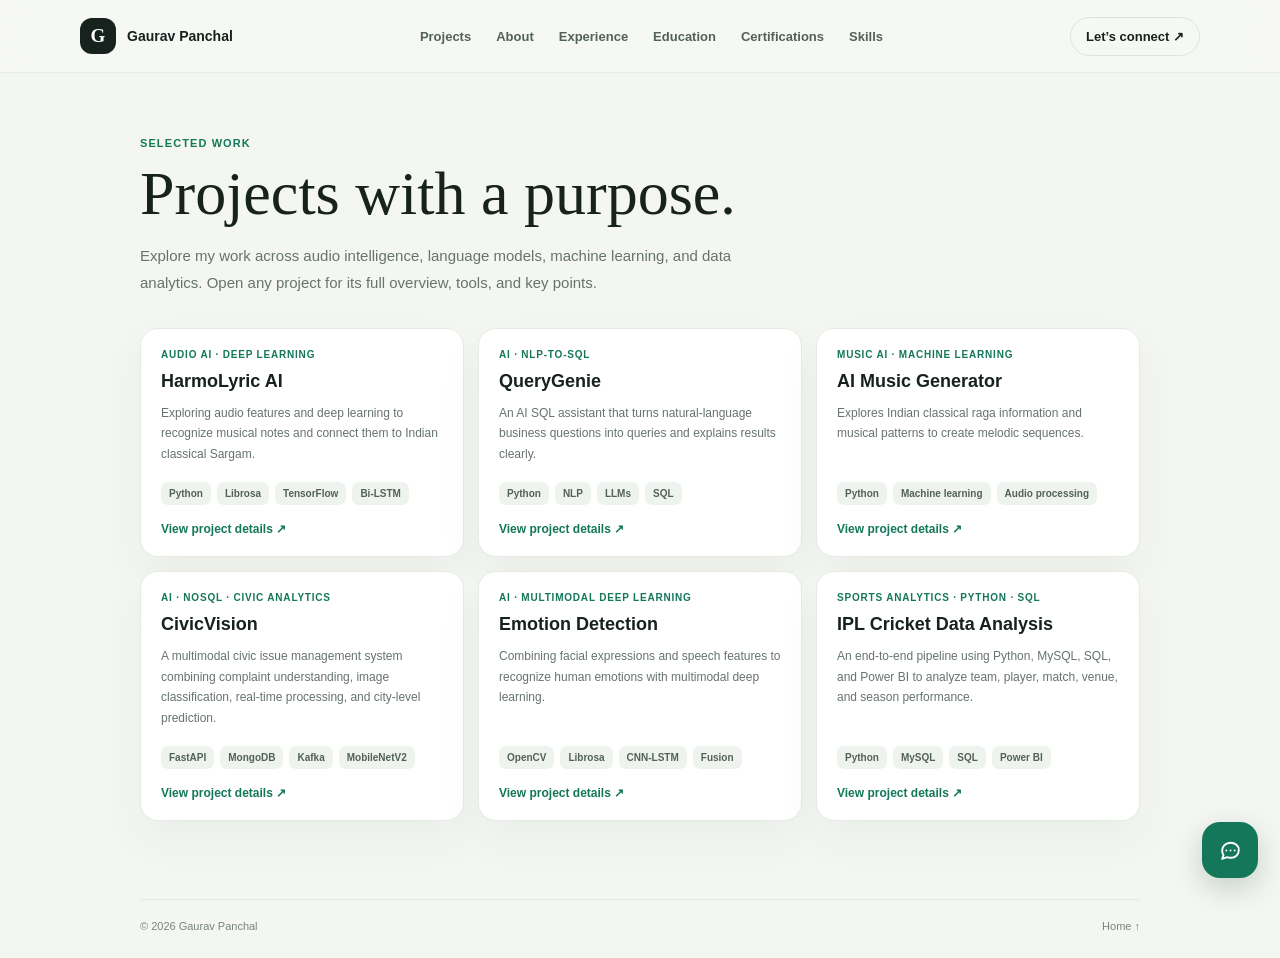
<file: projects.html>
<!DOCTYPE html>
<html lang="en"><head><meta charset="UTF-8"><meta name="viewport" content="width=device-width,initial-scale=1"><meta name="theme-color" content="#f4f6f2"><title>Projects | Gaurav Panchal</title><link rel="stylesheet" href="portfolio-pages.css"></head><body>
<header class="site-header"><div class="header-inner"><a class="brand" href="index.html"><span class="brand-mark">G</span><span>Gaurav Panchal</span></a><nav class="header-nav" aria-label="Main navigation"><a href="projects.html">Projects</a><a href="about.html">About</a><a href="experience.html">Experience</a><a href="education.html">Education</a><a href="certifications.html">Certifications</a><a href="skills.html">Skills</a></nav><a class="header-contact" href="contact.html">Let’s connect ↗</a></div></header>
<a class="home-back-mobile" href="index.html#home">← Back to home</a>
<main class="page-main"><p class="eyebrow">Selected work</p><h1 class="page-title">Projects with a purpose.</h1><p class="page-intro">Explore my work across audio intelligence, language models, machine learning, and data analytics. Open any project for its full overview, tools, and key points.</p><div class="project-grid">
<a class="project-card" href="project.html?project=harmolyric"><p class="project-type">Audio AI · Deep learning</p><h2>HarmoLyric AI</h2><p>Exploring audio features and deep learning to recognize musical notes and connect them to Indian classical Sargam.</p><span class="tag-list"><span class="tag">Python</span><span class="tag">Librosa</span><span class="tag">TensorFlow</span><span class="tag">Bi-LSTM</span></span><span class="open-project">View project details ↗</span></a>
<a class="project-card" href="project.html?project=querygenie"><p class="project-type">AI · NLP-to-SQL</p><h2>QueryGenie</h2><p>An AI SQL assistant that turns natural-language business questions into queries and explains results clearly.</p><span class="tag-list"><span class="tag">Python</span><span class="tag">NLP</span><span class="tag">LLMs</span><span class="tag">SQL</span></span><span class="open-project">View project details ↗</span></a>
<a class="project-card" href="project.html?project=music"><p class="project-type">Music AI · Machine learning</p><h2>AI Music Generator</h2><p>Explores Indian classical raga information and musical patterns to create melodic sequences.</p><span class="tag-list"><span class="tag">Python</span><span class="tag">Machine learning</span><span class="tag">Audio processing</span></span><span class="open-project">View project details ↗</span></a>
<a class="project-card" href="project.html?project=civicvision"><p class="project-type">AI · NoSQL · Civic analytics</p><h2>CivicVision</h2><p>A multimodal civic issue management system combining complaint understanding, image classification, real-time processing, and city-level prediction.</p><span class="tag-list"><span class="tag">FastAPI</span><span class="tag">MongoDB</span><span class="tag">Kafka</span><span class="tag">MobileNetV2</span></span><span class="open-project">View project details ↗</span></a>
<a class="project-card" href="project.html?project=emotion"><p class="project-type">AI · Multimodal deep learning</p><h2>Emotion Detection</h2><p>Combining facial expressions and speech features to recognize human emotions with multimodal deep learning.</p><span class="tag-list"><span class="tag">OpenCV</span><span class="tag">Librosa</span><span class="tag">CNN-LSTM</span><span class="tag">Fusion</span></span><span class="open-project">View project details ↗</span></a>
<a class="project-card" href="project.html?project=ipl"><p class="project-type">Sports analytics · Python · SQL</p><h2>IPL Cricket Data Analysis</h2><p>An end-to-end pipeline using Python, MySQL, SQL, and Power BI to analyze team, player, match, venue, and season performance.</p><span class="tag-list"><span class="tag">Python</span><span class="tag">MySQL</span><span class="tag">SQL</span><span class="tag">Power BI</span></span><span class="open-project">View project details ↗</span></a>
</div></main><footer class="page-footer"><span>© 2026 Gaurav Panchal</span><a href="index.html">Home ↑</a></footer>
<script src="portfolio-chat.js" defer></script></body></html>
</file>
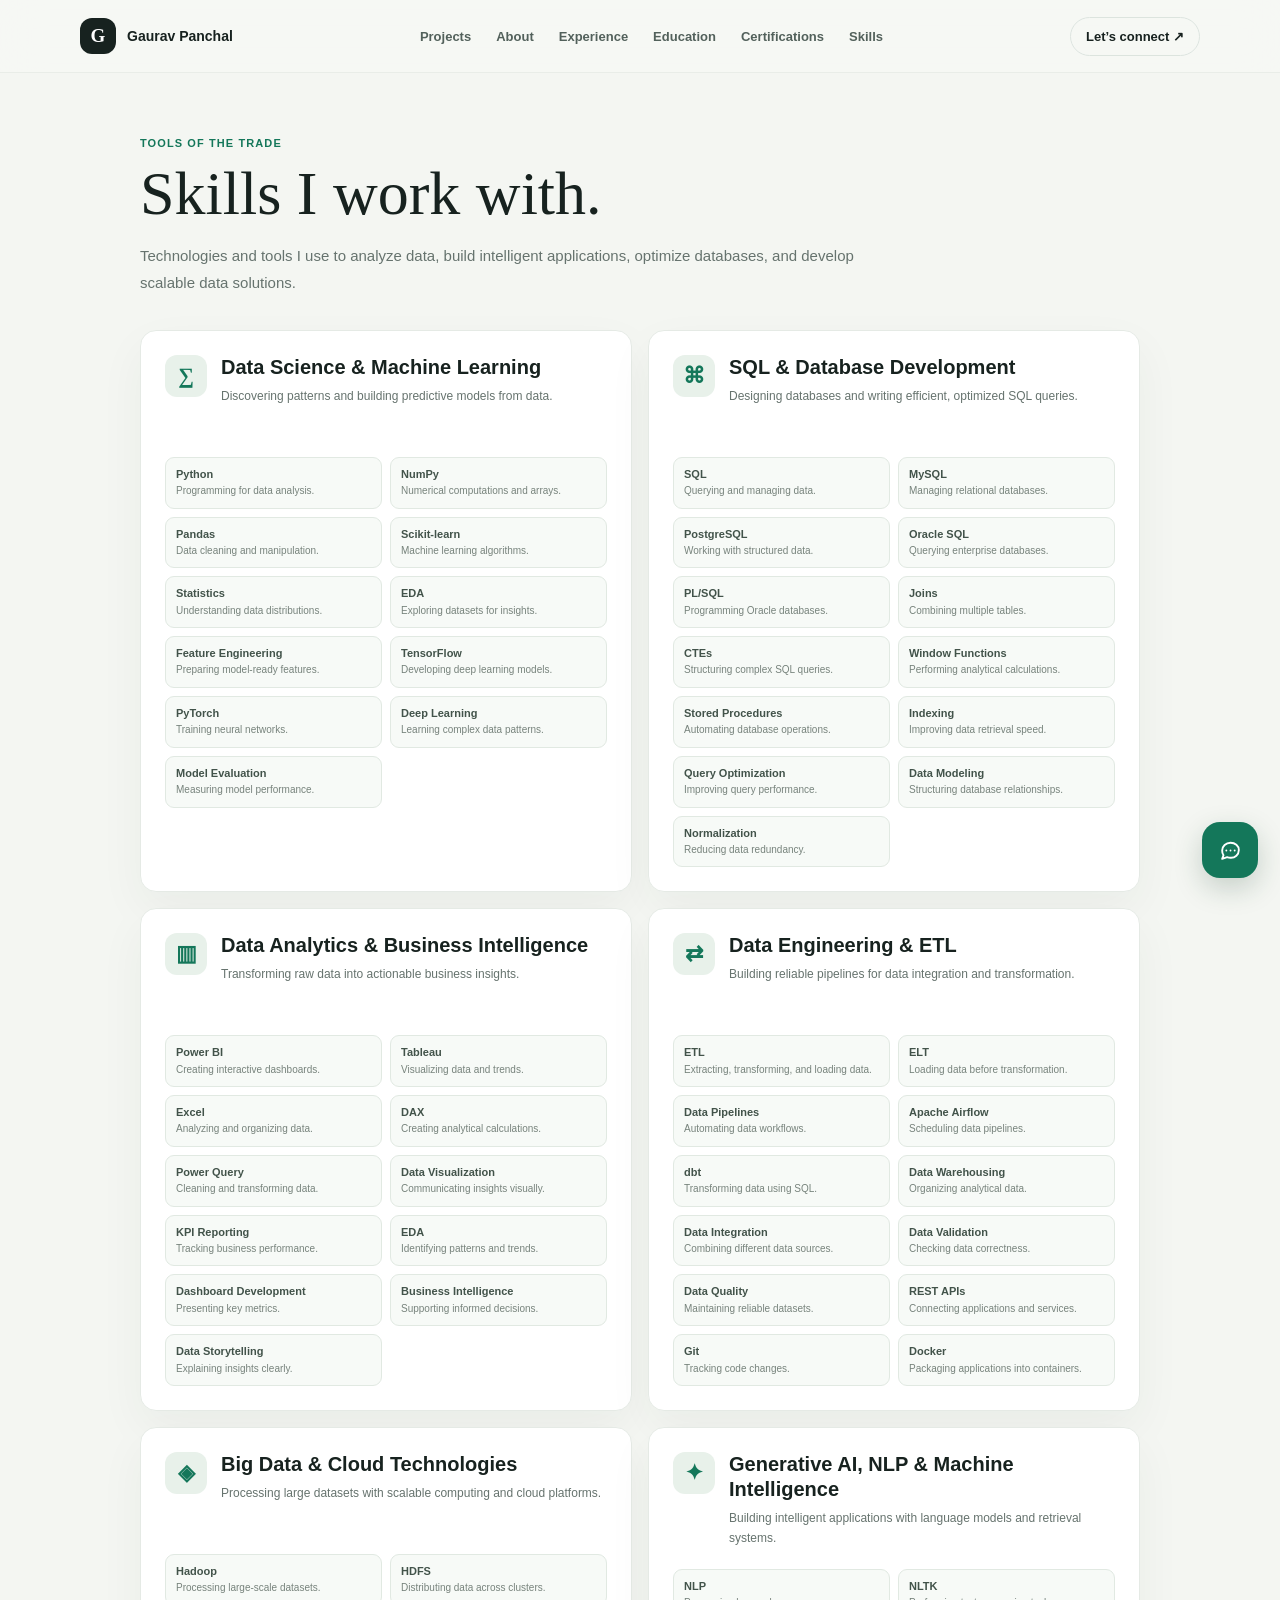
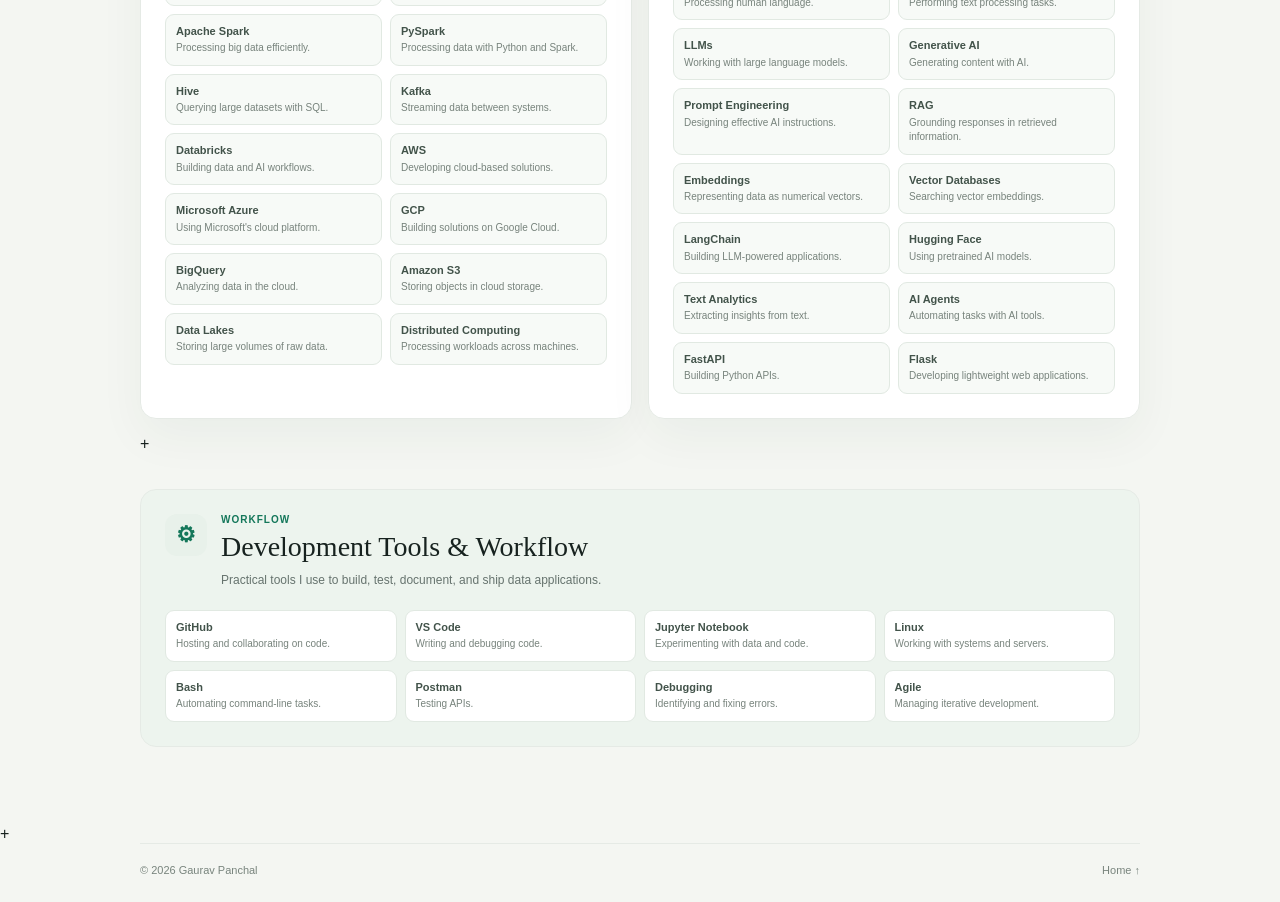
<file: skills.html>
<!DOCTYPE html>
<html lang="en"><head><meta charset="UTF-8"><meta name="viewport" content="width=device-width,initial-scale=1"><meta name="theme-color" content="#f4f6f2"><title>Skills | Gaurav Panchal</title><link rel="stylesheet" href="portfolio-pages.css"><link rel="stylesheet" href="skills-overrides.css"></head><body>
<header class="site-header"><div class="header-inner"><a class="brand" href="index.html"><span class="brand-mark">G</span><span>Gaurav Panchal</span></a><nav class="header-nav" aria-label="Main navigation"><a href="projects.html">Projects</a><a href="about.html">About</a><a href="experience.html">Experience</a><a href="education.html">Education</a><a href="certifications.html">Certifications</a><a href="skills.html">Skills</a></nav><a class="header-contact" href="contact.html">Let’s connect ↗</a></div></header>
<a class="home-back-mobile" href="index.html#home">← Back to home</a>
<main class="page-main skills-page"><p class="eyebrow">Tools of the trade</p><h1 class="page-title">Skills I work with.</h1><p class="page-intro">Technologies and tools I use to analyze data, build intelligent applications, optimize databases, and develop scalable data solutions.</p><div class="skills-catalog">
<article class="skill-card skill-card-featured"><div class="skill-card-heading"><span class="skill-icon" aria-hidden="true">∑</span><div><h2>Data Science &amp; Machine Learning</h2><p>Discovering patterns and building predictive models from data.</p></div></div><div class="skill-badges"><span class="skill-badge"><strong>Python</strong><small>Programming for data analysis.</small></span><span class="skill-badge"><strong>NumPy</strong><small>Numerical computations and arrays.</small></span><span class="skill-badge"><strong>Pandas</strong><small>Data cleaning and manipulation.</small></span><span class="skill-badge"><strong>Scikit-learn</strong><small>Machine learning algorithms.</small></span><span class="skill-badge"><strong>Statistics</strong><small>Understanding data distributions.</small></span><span class="skill-badge"><strong>EDA</strong><small>Exploring datasets for insights.</small></span><span class="skill-badge"><strong>Feature Engineering</strong><small>Preparing model-ready features.</small></span><span class="skill-badge"><strong>TensorFlow</strong><small>Developing deep learning models.</small></span><span class="skill-badge"><strong>PyTorch</strong><small>Training neural networks.</small></span><span class="skill-badge"><strong>Deep Learning</strong><small>Learning complex data patterns.</small></span><span class="skill-badge"><strong>Model Evaluation</strong><small>Measuring model performance.</small></span></div></article>
<article class="skill-card"><div class="skill-card-heading"><span class="skill-icon" aria-hidden="true">⌘</span><div><h2>SQL &amp; Database Development</h2><p>Designing databases and writing efficient, optimized SQL queries.</p></div></div><div class="skill-badges"><span class="skill-badge"><strong>SQL</strong><small>Querying and managing data.</small></span><span class="skill-badge"><strong>MySQL</strong><small>Managing relational databases.</small></span><span class="skill-badge"><strong>PostgreSQL</strong><small>Working with structured data.</small></span><span class="skill-badge"><strong>Oracle SQL</strong><small>Querying enterprise databases.</small></span><span class="skill-badge"><strong>PL/SQL</strong><small>Programming Oracle databases.</small></span><span class="skill-badge"><strong>Joins</strong><small>Combining multiple tables.</small></span><span class="skill-badge"><strong>CTEs</strong><small>Structuring complex SQL queries.</small></span><span class="skill-badge"><strong>Window Functions</strong><small>Performing analytical calculations.</small></span><span class="skill-badge"><strong>Stored Procedures</strong><small>Automating database operations.</small></span><span class="skill-badge"><strong>Indexing</strong><small>Improving data retrieval speed.</small></span><span class="skill-badge"><strong>Query Optimization</strong><small>Improving query performance.</small></span><span class="skill-badge"><strong>Data Modeling</strong><small>Structuring database relationships.</small></span><span class="skill-badge"><strong>Normalization</strong><small>Reducing data redundancy.</small></span></div></article>
<article class="skill-card"><div class="skill-card-heading"><span class="skill-icon" aria-hidden="true">▥</span><div><h2>Data Analytics &amp; Business Intelligence</h2><p>Transforming raw data into actionable business insights.</p></div></div><div class="skill-badges"><span class="skill-badge"><strong>Power BI</strong><small>Creating interactive dashboards.</small></span><span class="skill-badge"><strong>Tableau</strong><small>Visualizing data and trends.</small></span><span class="skill-badge"><strong>Excel</strong><small>Analyzing and organizing data.</small></span><span class="skill-badge"><strong>DAX</strong><small>Creating analytical calculations.</small></span><span class="skill-badge"><strong>Power Query</strong><small>Cleaning and transforming data.</small></span><span class="skill-badge"><strong>Data Visualization</strong><small>Communicating insights visually.</small></span><span class="skill-badge"><strong>KPI Reporting</strong><small>Tracking business performance.</small></span><span class="skill-badge"><strong>EDA</strong><small>Identifying patterns and trends.</small></span><span class="skill-badge"><strong>Dashboard Development</strong><small>Presenting key metrics.</small></span><span class="skill-badge"><strong>Business Intelligence</strong><small>Supporting informed decisions.</small></span><span class="skill-badge"><strong>Data Storytelling</strong><small>Explaining insights clearly.</small></span></div></article>
<article class="skill-card"><div class="skill-card-heading"><span class="skill-icon" aria-hidden="true">⇄</span><div><h2>Data Engineering &amp; ETL</h2><p>Building reliable pipelines for data integration and transformation.</p></div></div><div class="skill-badges"><span class="skill-badge"><strong>ETL</strong><small>Extracting, transforming, and loading data.</small></span><span class="skill-badge"><strong>ELT</strong><small>Loading data before transformation.</small></span><span class="skill-badge"><strong>Data Pipelines</strong><small>Automating data workflows.</small></span><span class="skill-badge"><strong>Apache Airflow</strong><small>Scheduling data pipelines.</small></span><span class="skill-badge"><strong>dbt</strong><small>Transforming data using SQL.</small></span><span class="skill-badge"><strong>Data Warehousing</strong><small>Organizing analytical data.</small></span><span class="skill-badge"><strong>Data Integration</strong><small>Combining different data sources.</small></span><span class="skill-badge"><strong>Data Validation</strong><small>Checking data correctness.</small></span><span class="skill-badge"><strong>Data Quality</strong><small>Maintaining reliable datasets.</small></span><span class="skill-badge"><strong>REST APIs</strong><small>Connecting applications and services.</small></span><span class="skill-badge"><strong>Git</strong><small>Tracking code changes.</small></span><span class="skill-badge"><strong>Docker</strong><small>Packaging applications into containers.</small></span></div></article>
<article class="skill-card"><div class="skill-card-heading"><span class="skill-icon" aria-hidden="true">◈</span><div><h2>Big Data &amp; Cloud Technologies</h2><p>Processing large datasets with scalable computing and cloud platforms.</p></div></div><div class="skill-badges"><span class="skill-badge"><strong>Hadoop</strong><small>Processing large-scale datasets.</small></span><span class="skill-badge"><strong>HDFS</strong><small>Distributing data across clusters.</small></span><span class="skill-badge"><strong>Apache Spark</strong><small>Processing big data efficiently.</small></span><span class="skill-badge"><strong>PySpark</strong><small>Processing data with Python and Spark.</small></span><span class="skill-badge"><strong>Hive</strong><small>Querying large datasets with SQL.</small></span><span class="skill-badge"><strong>Kafka</strong><small>Streaming data between systems.</small></span><span class="skill-badge"><strong>Databricks</strong><small>Building data and AI workflows.</small></span><span class="skill-badge"><strong>AWS</strong><small>Developing cloud-based solutions.</small></span><span class="skill-badge"><strong>Microsoft Azure</strong><small>Using Microsoft's cloud platform.</small></span><span class="skill-badge"><strong>GCP</strong><small>Building solutions on Google Cloud.</small></span><span class="skill-badge"><strong>BigQuery</strong><small>Analyzing data in the cloud.</small></span><span class="skill-badge"><strong>Amazon S3</strong><small>Storing objects in cloud storage.</small></span><span class="skill-badge"><strong>Data Lakes</strong><small>Storing large volumes of raw data.</small></span><span class="skill-badge"><strong>Distributed Computing</strong><small>Processing workloads across machines.</small></span></div></article>
<article class="skill-card"><div class="skill-card-heading"><span class="skill-icon" aria-hidden="true">✦</span><div><h2>Generative AI, NLP &amp; Machine Intelligence</h2><p>Building intelligent applications with language models and retrieval systems.</p></div></div><div class="skill-badges"><span class="skill-badge"><strong>NLP</strong><small>Processing human language.</small></span><span class="skill-badge"><strong>NLTK</strong><small>Performing text processing tasks.</small></span><span class="skill-badge"><strong>LLMs</strong><small>Working with large language models.</small></span><span class="skill-badge"><strong>Generative AI</strong><small>Generating content with AI.</small></span><span class="skill-badge"><strong>Prompt Engineering</strong><small>Designing effective AI instructions.</small></span><span class="skill-badge"><strong>RAG</strong><small>Grounding responses in retrieved information.</small></span><span class="skill-badge"><strong>Embeddings</strong><small>Representing data as numerical vectors.</small></span><span class="skill-badge"><strong>Vector Databases</strong><small>Searching vector embeddings.</small></span><span class="skill-badge"><strong>LangChain</strong><small>Building LLM-powered applications.</small></span><span class="skill-badge"><strong>Hugging Face</strong><small>Using pretrained AI models.</small></span><span class="skill-badge"><strong>Text Analytics</strong><small>Extracting insights from text.</small></span><span class="skill-badge"><strong>AI Agents</strong><small>Automating tasks with AI tools.</small></span><span class="skill-badge"><strong>FastAPI</strong><small>Building Python APIs.</small></span><span class="skill-badge"><strong>Flask</strong><small>Developing lightweight web applications.</small></span></div></article>
+</div><section class="developer-tools"><div class="developer-tools-heading"><span class="skill-icon" aria-hidden="true">⚙</span><div><p class="eyebrow">Workflow</p><h2>Development Tools &amp; Workflow</h2><p>Practical tools I use to build, test, document, and ship data applications.</p></div></div><div class="skill-badges developer-tool-badges"><span class="skill-badge"><strong>GitHub</strong><small>Hosting and collaborating on code.</small></span><span class="skill-badge"><strong>VS Code</strong><small>Writing and debugging code.</small></span><span class="skill-badge"><strong>Jupyter Notebook</strong><small>Experimenting with data and code.</small></span><span class="skill-badge"><strong>Linux</strong><small>Working with systems and servers.</small></span><span class="skill-badge"><strong>Bash</strong><small>Automating command-line tasks.</small></span><span class="skill-badge"><strong>Postman</strong><small>Testing APIs.</small></span><span class="skill-badge"><strong>Debugging</strong><small>Identifying and fixing errors.</small></span><span class="skill-badge"><strong>Agile</strong><small>Managing iterative development.</small></span></div></section></main>
+<footer class="page-footer"><span>© 2026 Gaurav Panchal</span><a href="index.html">Home ↑</a></footer><script src="portfolio-chat.js" defer></script></body></html>
</file>
<file: portfolio-pages.css>
:root{--page:#f4f6f2;--paper:#fff;--ink:#17221f;--muted:#66736e;--line:#e5eae5;--green:#14775a;--shadow:0 18px 48px #1c38200c;--radius:18px}
*{box-sizing:border-box}html{scroll-behavior:smooth}body{margin:0;min-height:100vh;background:var(--page);color:var(--ink);font-family:-apple-system,BlinkMacSystemFont,"SF Pro Text","Segoe UI",sans-serif;-webkit-font-smoothing:antialiased}a{color:inherit}
.site-header{position:sticky;top:0;z-index:30;border-bottom:1px solid #e5eae5cc;background:#f7f8f5e8;backdrop-filter:blur(20px)}.header-inner{width:min(1120px,calc(100% - 48px));height:72px;margin:auto;display:flex;align-items:center;justify-content:space-between;gap:24px}.brand{display:flex;align-items:center;gap:11px;text-decoration:none;font-size:14px;font-weight:750}.brand-mark{display:grid;place-items:center;width:36px;height:36px;border-radius:12px;background:var(--ink);color:#fff;font-family:Georgia,serif;font-size:19px}.header-nav{display:flex;align-items:center;gap:25px}.header-nav a,.header-contact{color:#52615b;text-decoration:none;font-size:13px;font-weight:650;transition:color .16s}.header-nav a:hover,.header-contact:hover{color:var(--green)}.header-contact{padding:11px 15px;border:1px solid #dce4de;border-radius:999px;color:var(--ink)}
.page-main{width:min(1000px,calc(100% - 48px));min-height:calc(100vh - 145px);margin:0 auto;padding:64px 0 78px}.eyebrow,.section-kicker{margin:0 0 12px;color:var(--green);font-size:11px;font-weight:800;text-transform:uppercase;letter-spacing:.1em}.page-title{margin:0;font-family:Georgia,"Times New Roman",serif;font-size:clamp(38px,6vw,62px);font-weight:500;line-height:1.06}.page-intro{max-width:650px;margin:15px 0 32px;color:var(--muted);font-size:15px;line-height:1.8}
.project-grid{display:grid;grid-template-columns:repeat(3,minmax(0,1fr));gap:14px}.project-card{display:flex;flex-direction:column;min-height:220px;padding:20px;border:1px solid var(--line);border-radius:var(--radius);background:var(--paper);box-shadow:var(--shadow);text-decoration:none;transition:transform .18s,border-color .18s}.project-card:hover,.project-card:focus-visible{transform:translateY(-3px);border-color:#b4cdbd;outline:none}.project-type{margin:0 0 9px;color:var(--green);font-size:10px;font-weight:800;text-transform:uppercase;letter-spacing:.08em}.project-card h2{margin:0;font-size:18px;line-height:1.35}.project-card p:not(.project-type){margin:10px 0 18px;color:var(--muted);font-size:12px;line-height:1.7}.tag-list{display:flex;flex-wrap:wrap;gap:6px;margin-top:auto}.tag{padding:6px 8px;border-radius:7px;background:#eef3ee;color:#52615a;font-size:10px;font-weight:650}.open-project{margin-top:17px;color:var(--green);font-size:12px;font-weight:750}
.detail-top{display:flex;align-items:center;justify-content:space-between;gap:15px;margin-bottom:34px}.text-link{color:var(--green);font-size:13px;font-weight:750;text-decoration:none}.text-link:hover{text-decoration:underline}.detail-layout{display:grid;grid-template-columns:minmax(0,1fr) 280px;gap:44px;align-items:start}.detail-summary{max-width:680px;color:#53625b;font-size:15px;line-height:1.85}.detail-section{margin-top:30px}.detail-section h2{margin:0 0 12px;font-size:17px}.detail-section ul{margin:0;padding-left:21px;color:#53625b;font-size:13px;line-height:1.9}.detail-aside{padding:21px;border:1px solid var(--line);border-radius:var(--radius);background:#fff}.detail-aside h2{margin:0 0 13px;font-size:15px}.detail-tools{display:flex;flex-wrap:wrap;gap:7px}.detail-note{margin:17px 0 0;color:#7c8781;font-size:11px;line-height:1.7}
.case-study{margin-top:76px;padding-top:54px;border-top:1px solid var(--line)}.case-study-heading{max-width:700px}.case-study-heading h2,.case-study-results h2{margin:0;font-family:Georgia,"Times New Roman",serif;font-size:clamp(28px,4vw,42px);font-weight:500;line-height:1.12}.case-study-heading>p:last-child{max-width:640px;margin:14px 0 0;color:var(--muted);font-size:14px;line-height:1.8}.case-study-grid{display:grid;grid-template-columns:repeat(3,minmax(0,1fr));gap:14px;margin:34px 0 44px}.case-study-grid article{padding:20px;border-top:2px solid #b8d4c3;background:#fff}.case-study-number{color:var(--green);font-size:11px;font-weight:800;letter-spacing:.08em}.case-study-grid h3{margin:14px 0 8px;font-size:16px}.case-study-grid p,.case-study-results p{margin:0;color:var(--muted);font-size:12px;line-height:1.8}.project-figure{margin:0}.project-figure img{display:block;width:100%;height:auto;border:1px solid #dfe7df;border-radius:12px;background:#fff;box-shadow:var(--shadow)}.project-figure figcaption{margin-top:10px;color:#78847d;font-size:11px}.project-figure-wide img{max-height:650px;object-fit:contain}.case-study-results{display:grid;grid-template-columns:minmax(0,1fr) 280px;gap:44px;align-items:start;margin:50px 0}.case-study-results ul{display:grid;grid-template-columns:repeat(2,1fr);gap:1px;margin:0;padding:0;list-style:none;border:1px solid var(--line);background:var(--line)}.case-study-results li{display:flex;flex-direction:column;gap:4px;padding:18px;background:#fff}.case-study-results strong{color:var(--green);font-family:Georgia,"Times New Roman",serif;font-size:25px;font-weight:500}.case-study-results li span{color:#78847d;font-size:10px;text-transform:uppercase;letter-spacing:.07em}.project-figure-ui{max-width:880px}.project-figure-ui img{max-height:720px;object-fit:contain}
.prose{max-width:740px;color:#53625b;font-size:14px;line-height:1.9}.prose p{margin:0 0 18px}.portrait-about{float:right;width:min(35%,260px);margin:0 0 24px 32px;border-radius:18px;box-shadow:var(--shadow)}.content-list{display:grid;gap:12px;margin-top:30px}.content-item{padding:19px 20px;border:1px solid var(--line);border-radius:14px;background:#fff}.content-item h2{margin:0 0 6px;font-size:15px;line-height:1.5}.content-item p{margin:0;color:var(--muted);font-size:12px;line-height:1.7}.content-date{margin-bottom:6px;color:var(--green);font-size:10px;font-weight:800;letter-spacing:.04em}.skill-grid,.contact-grid{display:grid;grid-template-columns:repeat(2,minmax(0,1fr));gap:13px}.skill-card,.contact-card{padding:21px;border:1px solid var(--line);border-radius:var(--radius);background:#fff}.skill-card h2,.contact-card h2{margin:0 0 8px;font-size:16px}.skill-card p,.contact-card p{margin:0 0 15px;color:var(--muted);font-size:12px;line-height:1.7}.skill-card .tag-list{margin-top:0}.contact-card a{color:var(--green);font-size:13px;font-weight:700;text-decoration:none;overflow-wrap:anywhere}.contact-card a:hover{text-decoration:underline}.page-footer{display:flex;justify-content:space-between;gap:15px;width:min(1000px,calc(100% - 48px));margin:auto;padding:20px 0 26px;border-top:1px solid var(--line);color:#78847d;font-size:11px}.page-footer a{color:inherit;text-decoration:none}
@media(max-width:760px){.header-inner{width:calc(100% - 32px);height:auto;flex-wrap:wrap;padding:12px 0;gap:12px}.header-nav{order:3;flex:0 0 100%;justify-content:flex-start;gap:17px;overflow-x:auto;scrollbar-width:none;white-space:nowrap}.header-nav::-webkit-scrollbar{display:none}.header-nav a{flex:0 0 auto;font-size:11px}.page-main{width:calc(100% - 36px);padding:46px 0 60px}.project-grid{grid-template-columns:repeat(2,minmax(0,1fr))}.detail-layout,.case-study-results{grid-template-columns:1fr;gap:5px}.case-study-grid{grid-template-columns:repeat(2,minmax(0,1fr))}}
@media(max-width:540px){.header-inner{display:grid;grid-template-columns:minmax(0,1fr) auto;grid-template-areas:"brand contact" "nav nav";gap:7px 12px;padding:10px 0}.brand{grid-area:brand;min-width:0}.header-nav{position:static;grid-area:nav;grid-column:auto;order:0;flex:0 0 auto;width:100%;min-width:0;gap:19px;padding:5px 0;border:0;border-radius:0;background:transparent;box-shadow:none;backdrop-filter:none}.header-nav a{font-size:11px}.header-contact{grid-area:contact;justify-self:end;width:max-content;white-space:nowrap;padding:9px 12px}.project-grid,.skill-grid,.contact-grid,.case-study-grid{grid-template-columns:1fr}.project-card{min-height:0}.page-title{font-size:43px;overflow-wrap:anywhere}.detail-summary{font-size:14px}.case-study{margin-top:56px;padding-top:38px}.case-study-grid{margin:28px 0 36px}.case-study-grid article{padding:18px}.page-footer{width:calc(100% - 36px)}.portrait-about{float:none;display:block;width:min(100%,340px);margin:0 0 24px}.detail-top{margin-bottom:25px}}
.home-back-mobile{display:none}
@media(max-width:540px){.site-header .header-nav{display:none}.home-back-mobile{display:flex;width:max-content;align-items:center;min-height:42px;margin:12px 18px 18px;padding:0 14px;border:1px solid #dce4de;border-radius:999px;background:#fff;color:var(--green);font-size:13px;font-weight:750;text-decoration:none}.project-detail-page .detail-top .text-link:first-child{display:none}.project-detail-page .detail-top{justify-content:flex-start;gap:10px}.project-detail-page .home-back-mobile{display:inline-flex;width:auto;margin:0}}
@keyframes content-arrive{from{opacity:0;transform:translateY(10px)}to{opacity:1;transform:translateY(0)}}
.page-main{animation:content-arrive .45s cubic-bezier(.2,.7,.2,1) both}
.project-card,.content-item,.skill-card,.contact-card,.certificate-card{animation:content-arrive .42s cubic-bezier(.2,.7,.2,1) both}
.project-grid>.project-card:nth-child(2),.certificate-grid>.certificate-card:nth-child(2){animation-delay:.06s}
.project-grid>.project-card:nth-child(3),.certificate-grid>.certificate-card:nth-child(3){animation-delay:.12s}
.experience-item{display:grid;grid-template-columns:minmax(0,1fr) minmax(220px,340px);gap:24px;align-items:center}
.experience-copy h2{margin-bottom:10px}
.experience-points{margin:12px 0 0;padding-left:19px;color:var(--muted);font-size:12px;line-height:1.8}
.experience-certificate{display:block;overflow:hidden;border-radius:9px;background:#eef2ed;color:var(--green);text-decoration:none}
.experience-certificate img{display:block;width:100%;aspect-ratio:4/3;object-fit:contain}
.experience-certificate span{display:block;padding:10px 12px;font-size:11px;font-weight:750}
.experience-certificate:hover span,.experience-certificate:focus-visible span{text-decoration:underline}
@media(max-width:760px){.experience-item{grid-template-columns:1fr;gap:18px}.experience-certificate{max-width:440px}}
@media(max-width:760px){.header-nav{flex-wrap:wrap;gap:8px 16px;overflow:visible;white-space:normal}}
@media(max-width:540px){.header-nav{display:grid;grid-column:1/-1;justify-self:stretch;grid-template-columns:repeat(3,minmax(0,1fr));gap:8px 16px;overflow:visible;white-space:normal}}
.header-nav a{transition:transform .15s,border-color .15s,background .15s}
@media(max-width:540px){.header-nav a{display:flex;flex-direction:column;align-items:center;justify-content:center;gap:4px;min-width:0;min-height:64px;padding:7px 4px;border:1px solid var(--line);border-radius:12px;background:#fff;box-shadow:0 3px 10px #1c38200a;color:#42534a;text-align:center;text-decoration:none;font-size:15px;font-weight:700;white-space:normal}.header-nav a::before{color:var(--green);font-size:24px;line-height:1}.header-nav a:nth-child(1)::before{content:"▦"}.header-nav a:nth-child(2)::before{content:"◎"}.header-nav a:nth-child(3)::before{content:"◷"}.header-nav a:nth-child(4)::before{content:"▣"}.header-nav a:nth-child(5)::before{content:"◇"}.header-nav a:nth-child(6)::before{content:"⌘"}.header-nav a:hover,.header-nav a:focus-visible{transform:translateY(-2px);border-color:#b4cdbd;background:#f7faf6}.header-nav a:focus-visible{outline:2px solid #14775a;outline-offset:2px}}
@media(prefers-reduced-motion:reduce){.header-nav a{transition:none}}
@media(prefers-reduced-motion:reduce){html{scroll-behavior:auto}.project-card,.header-nav a,.header-contact{transition:none}.page-main,.project-card,.content-item,.skill-card,.contact-card,.certificate-card{animation:none!important}}
.accuracy-detail{margin-top:70px}.accuracy-grid{margin:30px 0}.accuracy-subheading{margin:38px 0 0;font-size:19px}.accuracy-notes{max-width:740px}.accuracy-notes p{margin:0 0 15px;color:var(--muted);font-size:12px;line-height:1.8}.accuracy-notes code{padding:2px 5px;border-radius:4px;background:#eef3ee;color:var(--green);font-size:11px}.case-study-results{display:none}.case-study-heading h2,.case-study-results h2,.section-heading h2{font-size:clamp(34px,5vw,48px);line-height:1.08}.case-study-grid h3,.implementation-list h3,.method-grid h3{font-size:18px;line-height:1.3}.project-detail-page #projectType,.case-study .eyebrow,.implementation-section .eyebrow,.method-section .eyebrow{font-size:15px;letter-spacing:.08em}.project-figure-ui::before{content:"HarmoLyric AI model UI";display:block;margin:0 0 14px;color:var(--ink);font-family:Georgia,"Times New Roman",serif;font-size:clamp(28px,4vw,40px);font-weight:500;line-height:1.1}@media(max-width:540px){.project-detail-page #projectType,.case-study .eyebrow,.implementation-section .eyebrow,.method-section .eyebrow{font-size:13px}.case-study-heading h2,.section-heading h2{font-size:clamp(30px,10vw,40px)}.project-figure-ui::before{font-size:30px}}
.section-heading{max-width:700px}.section-heading h2{margin:0;font-family:Georgia,"Times New Roman",serif;font-size:clamp(28px,4vw,40px);font-weight:500;line-height:1.12}.section-heading>p:last-child{margin:14px 0 0;color:var(--muted);font-size:13px;line-height:1.8}.implementation-section{margin:70px 0 0;padding-top:54px;border-top:1px solid var(--line)}.implementation-list{display:grid;grid-template-columns:repeat(2,minmax(0,1fr));gap:1px;margin:34px 0 0;padding:0;list-style:none;border:1px solid var(--line);background:var(--line)}.implementation-list li{display:grid;grid-template-columns:38px 1fr;gap:14px;padding:22px;background:#fff}.implementation-index{color:var(--green);font-size:11px;font-weight:800;letter-spacing:.08em}.implementation-list h3,.method-grid h3{margin:0 0 8px;font-size:15px}.implementation-list p,.method-grid p{margin:0;color:var(--muted);font-size:12px;line-height:1.8}.implementation-tech{display:block;margin-top:12px;color:var(--green);font-size:10px;font-weight:800;letter-spacing:.04em;text-transform:uppercase}.method-section{margin:70px 0 0;padding-top:54px;border-top:1px solid var(--line)}.method-grid{display:grid;grid-template-columns:repeat(4,minmax(0,1fr));gap:14px;margin-top:30px}.method-grid article{padding:18px 0;border-top:2px solid #b8d4c3}.method-grid h3{line-height:1.4}.method-grid p{font-size:11px}@media(max-width:760px){.implementation-list{grid-template-columns:1fr}.method-grid{grid-template-columns:repeat(2,minmax(0,1fr))}}@media(max-width:540px){.method-grid{grid-template-columns:1fr}}
</file>
<file: skills-overrides.css>
.skills-page .page-intro{max-width:760px}.skills-catalog{display:grid;grid-template-columns:repeat(2,minmax(0,1fr));gap:16px;margin-top:34px}.skills-page .skill-card{display:flex;flex-direction:column;min-height:100%;padding:24px;border:1px solid var(--line);border-radius:16px;background:#fff;box-shadow:var(--shadow);transition:transform .2s,border-color .2s,box-shadow .2s}.skills-page .skill-card:hover,.skills-page .skill-card:focus-within{transform:translateY(-4px);border-color:#b4cdbd;box-shadow:0 20px 44px #1c382014}.skill-card-heading{display:flex;align-items:flex-start;gap:14px;min-height:82px}.skill-icon{display:grid;place-items:center;flex:0 0 42px;width:42px;height:42px;border-radius:12px;background:#e8f1ea;color:var(--green);font-family:Georgia,serif;font-size:22px;font-weight:700}.skill-card-heading h2{margin:0;color:var(--ink);font-size:20px;line-height:1.25}.skill-card-heading p{margin:7px 0 0;color:var(--muted);font-size:12px;line-height:1.65}.skill-badges{display:grid;grid-template-columns:repeat(2,minmax(0,1fr));gap:8px;margin-top:20px}.skill-badge{display:flex;flex-direction:column;gap:3px;min-width:0;padding:9px 10px;border:1px solid #e1e9e2;border-radius:9px;background:#f7faf7;transition:background .18s,border-color .18s,transform .18s}.skill-badge:hover{transform:translateY(-2px);border-color:#b4cdbd;background:#eef5ef}.skill-badge strong{color:#42534a;font-size:11px;line-height:1.3}.skill-badge small{color:#77837c;font-size:10px;line-height:1.45}.developer-tools{margin-top:36px;padding:24px;border:1px solid var(--line);border-radius:16px;background:#edf4ee}.developer-tools-heading{display:flex;align-items:flex-start;gap:14px}.developer-tools-heading h2{margin:0;font-family:Georgia,"Times New Roman",serif;font-size:28px;font-weight:500;line-height:1.15}.developer-tools-heading .eyebrow{margin:0 0 6px;font-size:10px}.developer-tools-heading p:last-child{margin:8px 0 0;color:var(--muted);font-size:12px;line-height:1.6}.developer-tool-badges{grid-template-columns:repeat(4,minmax(0,1fr));margin-top:20px}.developer-tool-badges .skill-badge{background:#fff}.skills-page .skill-card,.developer-tools{animation:content-arrive .42s cubic-bezier(.2,.7,.2,1) both}.skills-page .skill-card:nth-child(2){animation-delay:.05s}.skills-page .skill-card:nth-child(3){animation-delay:.1s}.skills-page .skill-card:nth-child(4){animation-delay:.15s}.skills-page .skill-card:nth-child(5){animation-delay:.2s}.skills-page .skill-card:nth-child(6){animation-delay:.25s}@media(max-width:760px){.skills-catalog{grid-template-columns:1fr}.developer-tool-badges{grid-template-columns:repeat(2,minmax(0,1fr))}}@media(max-width:540px){.skills-page .skill-card{padding:19px}.skill-card-heading{min-height:0}.skill-card-heading h2{font-size:18px}.skill-badges{grid-template-columns:1fr}.developer-tools{padding:19px}.developer-tools-heading h2{font-size:24px}.developer-tool-badges{grid-template-columns:1fr}}@media(prefers-reduced-motion:reduce){.skills-page .skill-card,.skill-badge{transition:none;animation:none}.skills-page .skill-card:hover,.skills-page .skill-card:focus-within,.skill-badge:hover{transform:none}}
</file>
